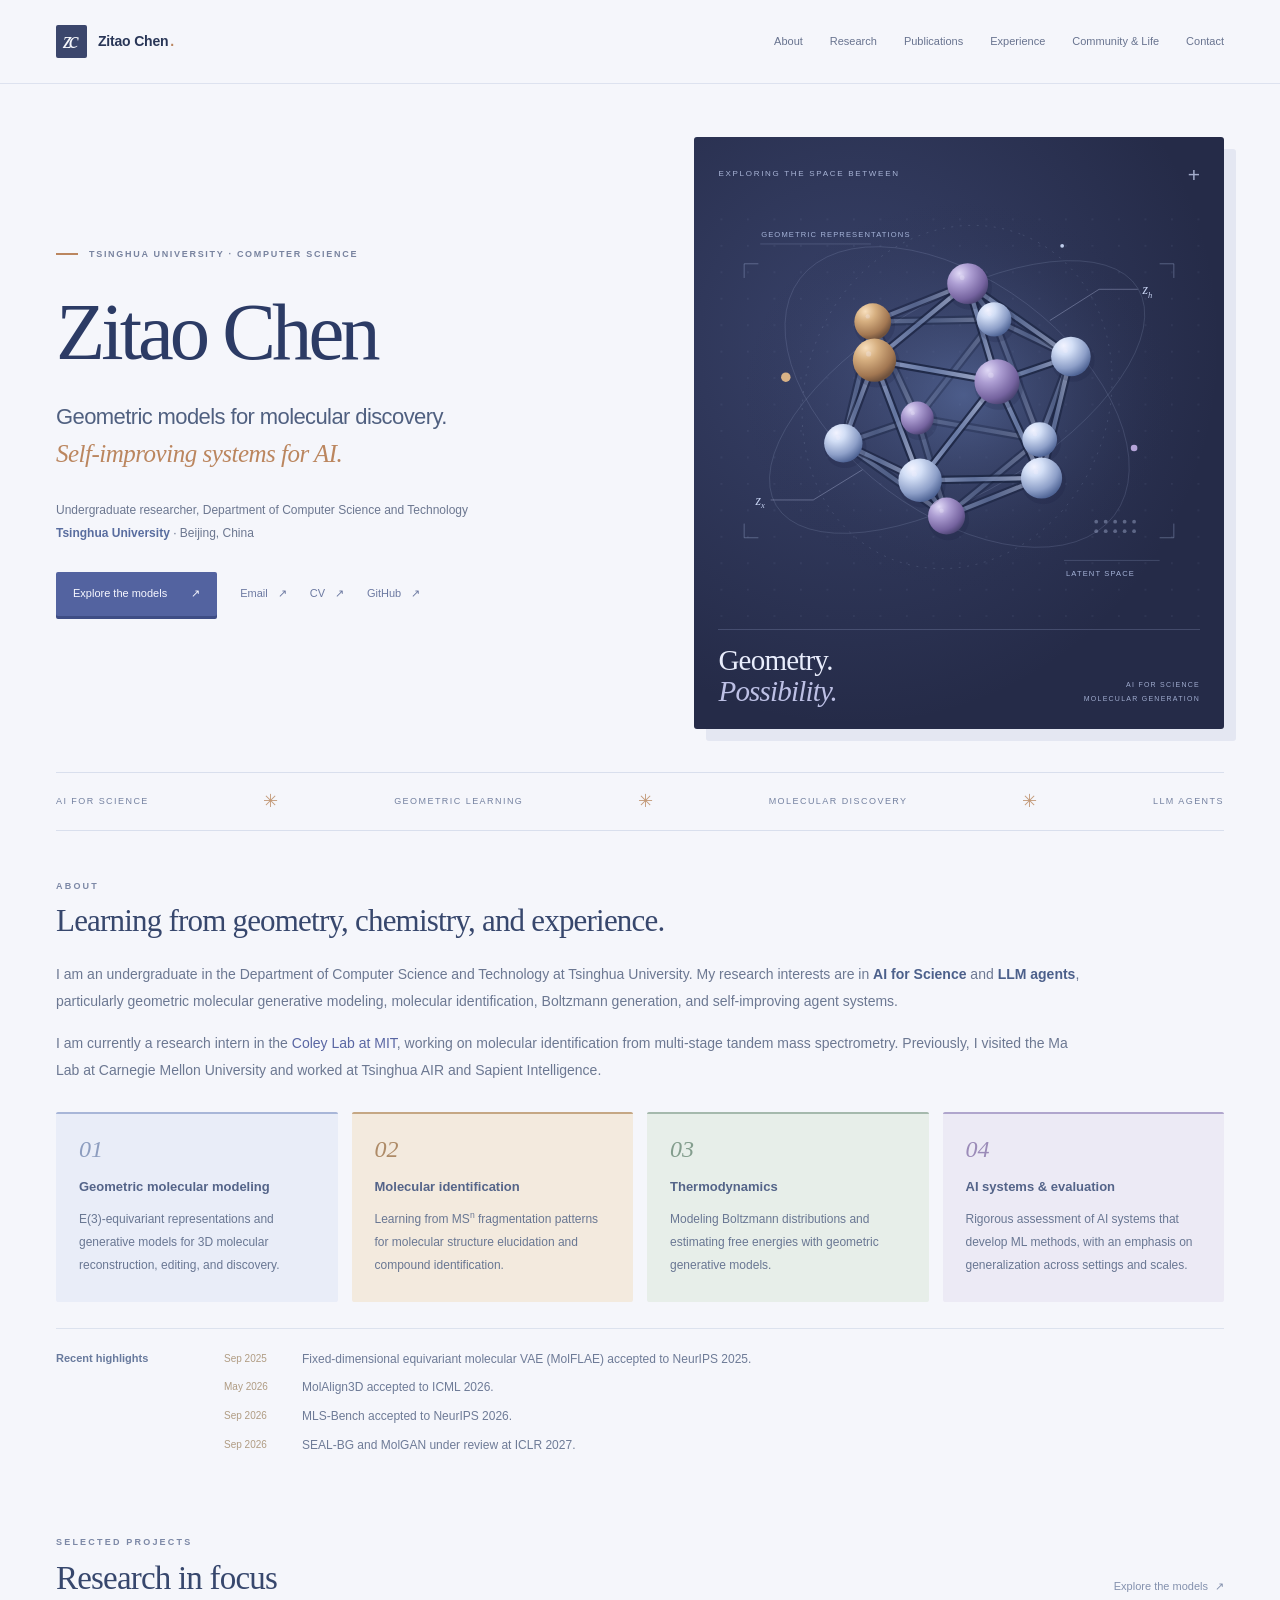
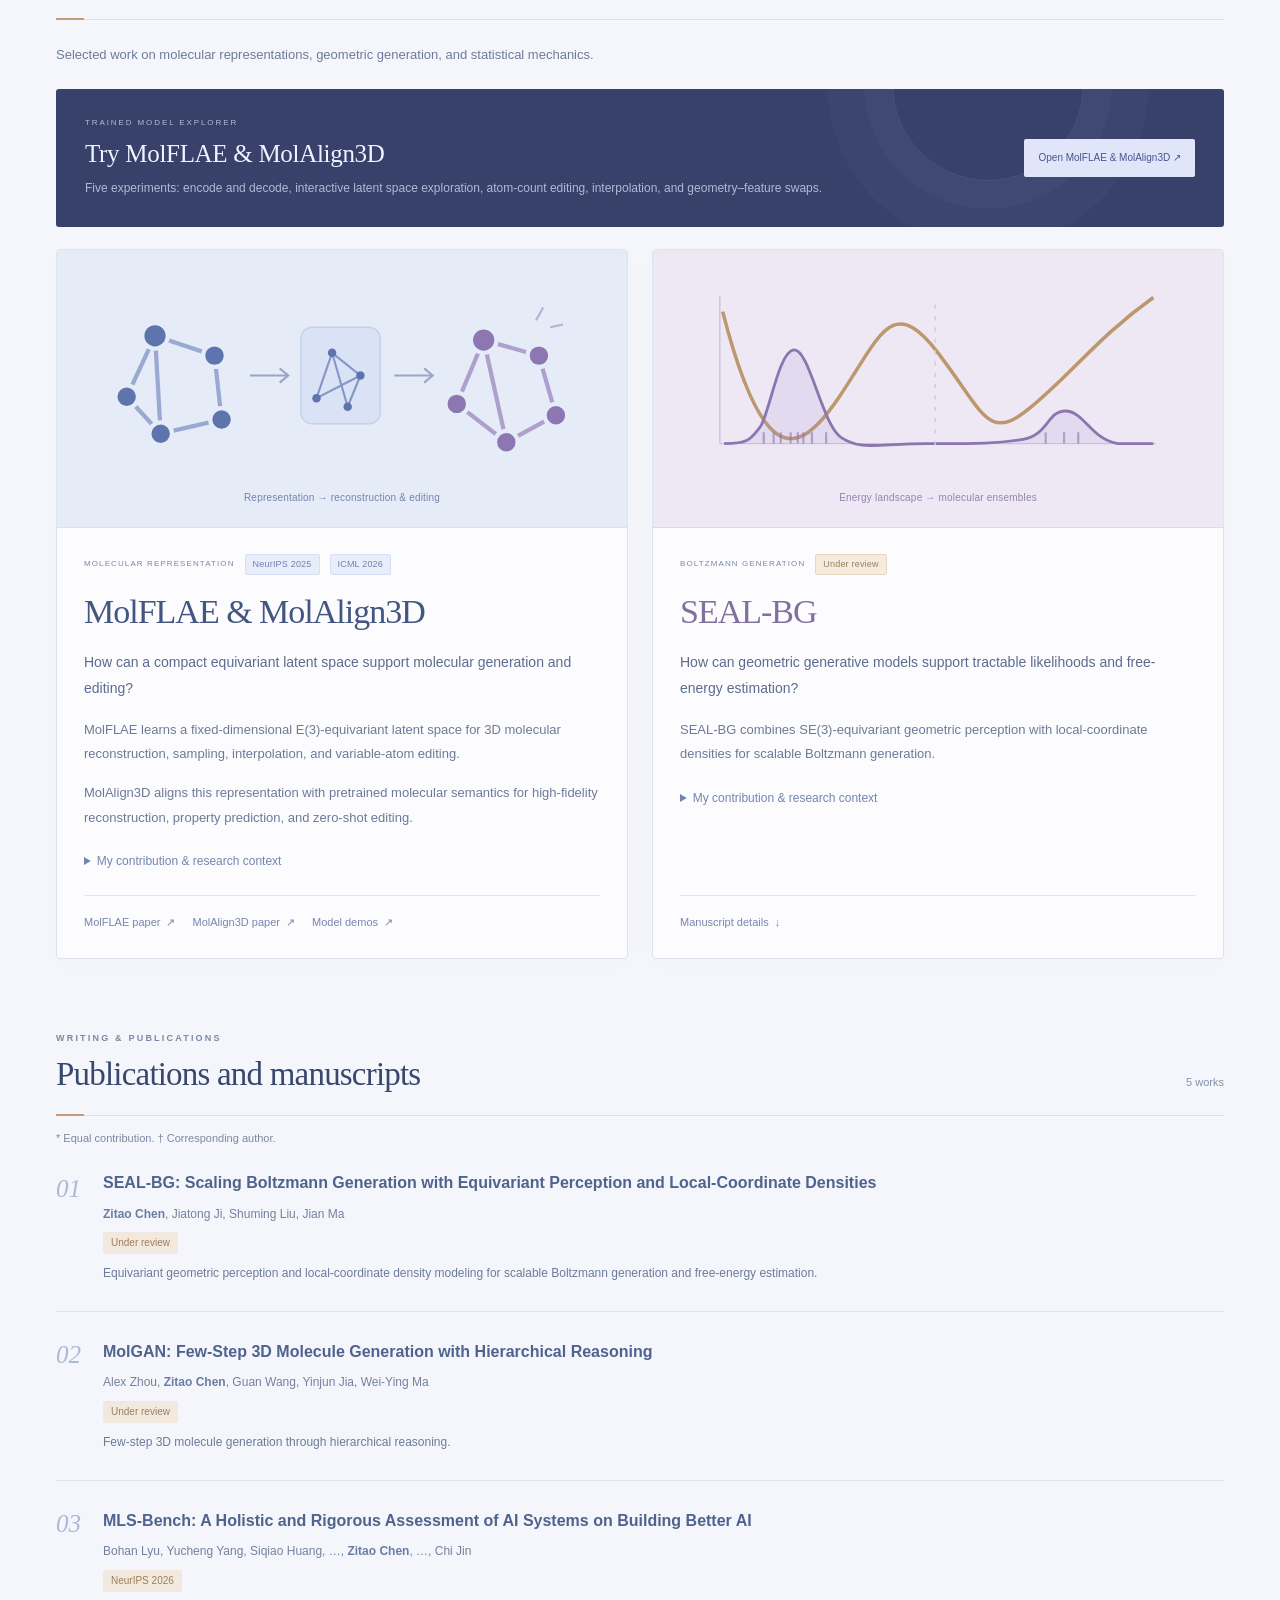
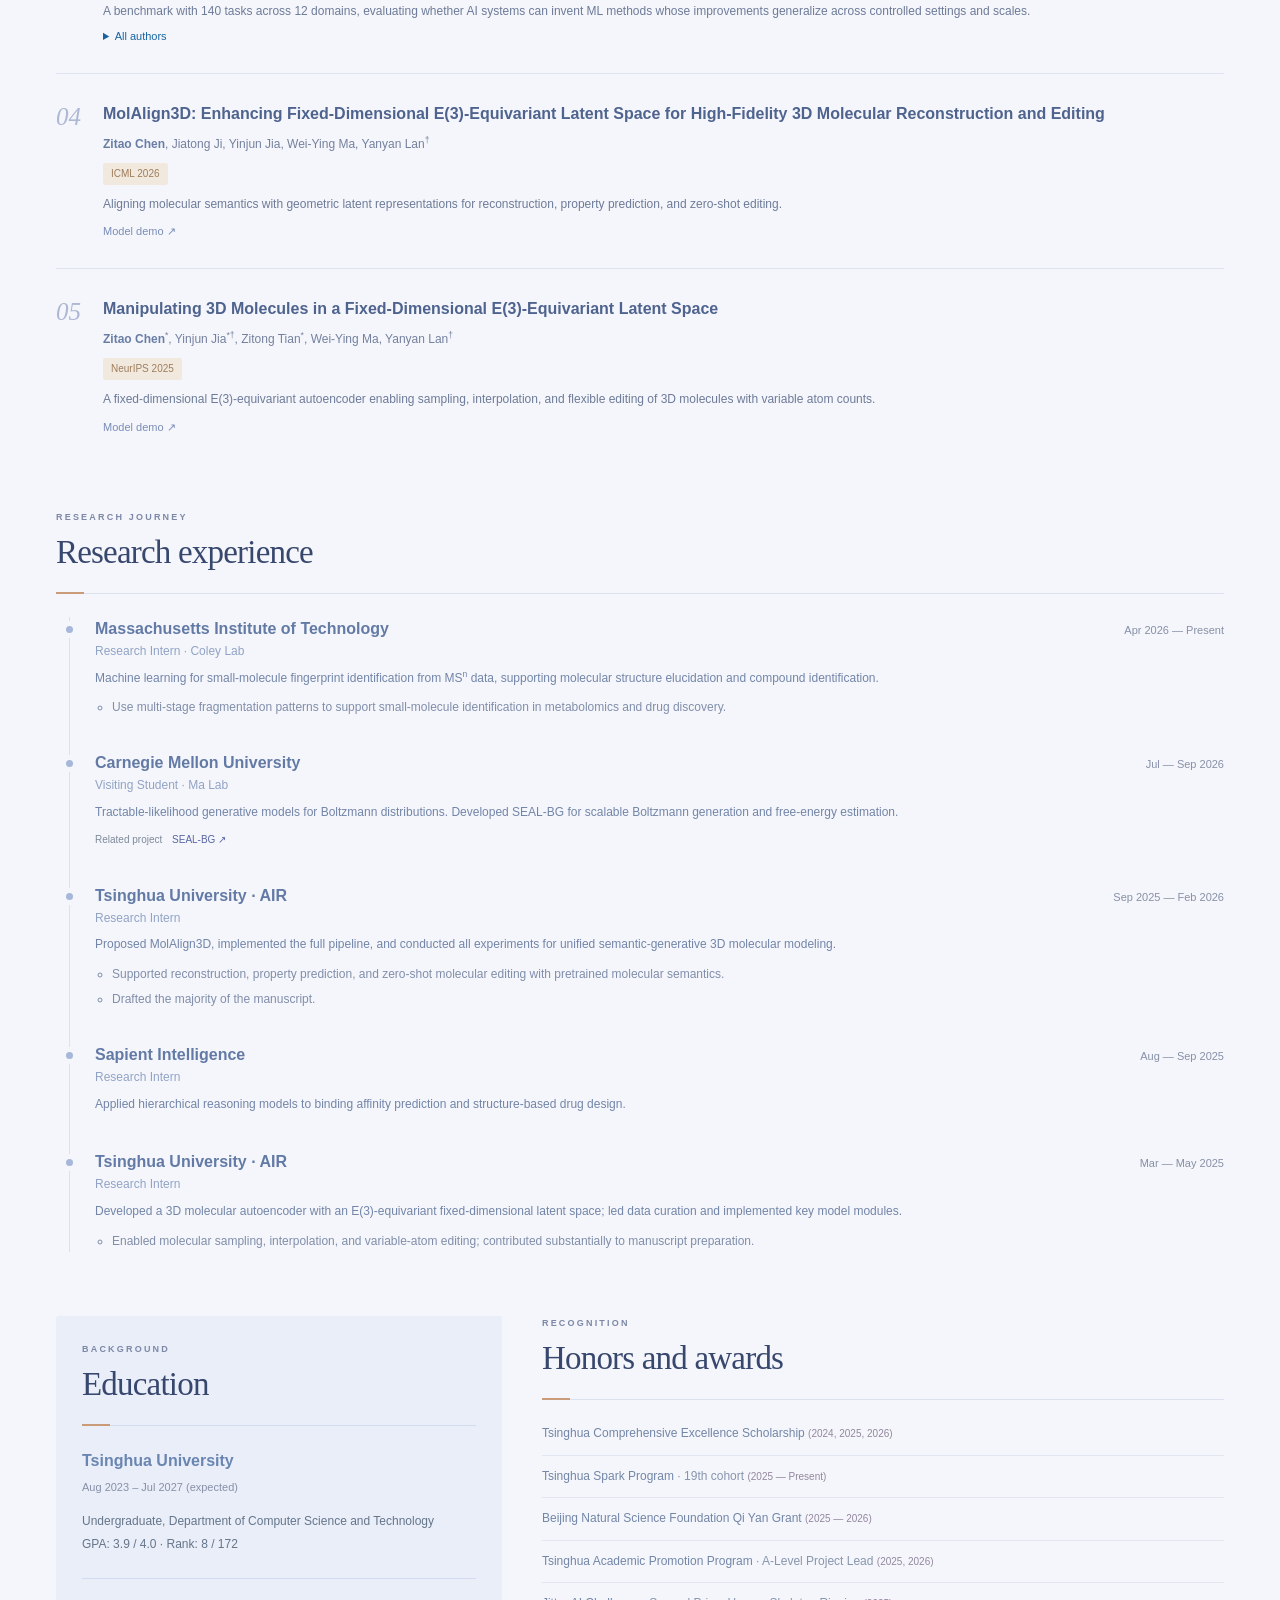
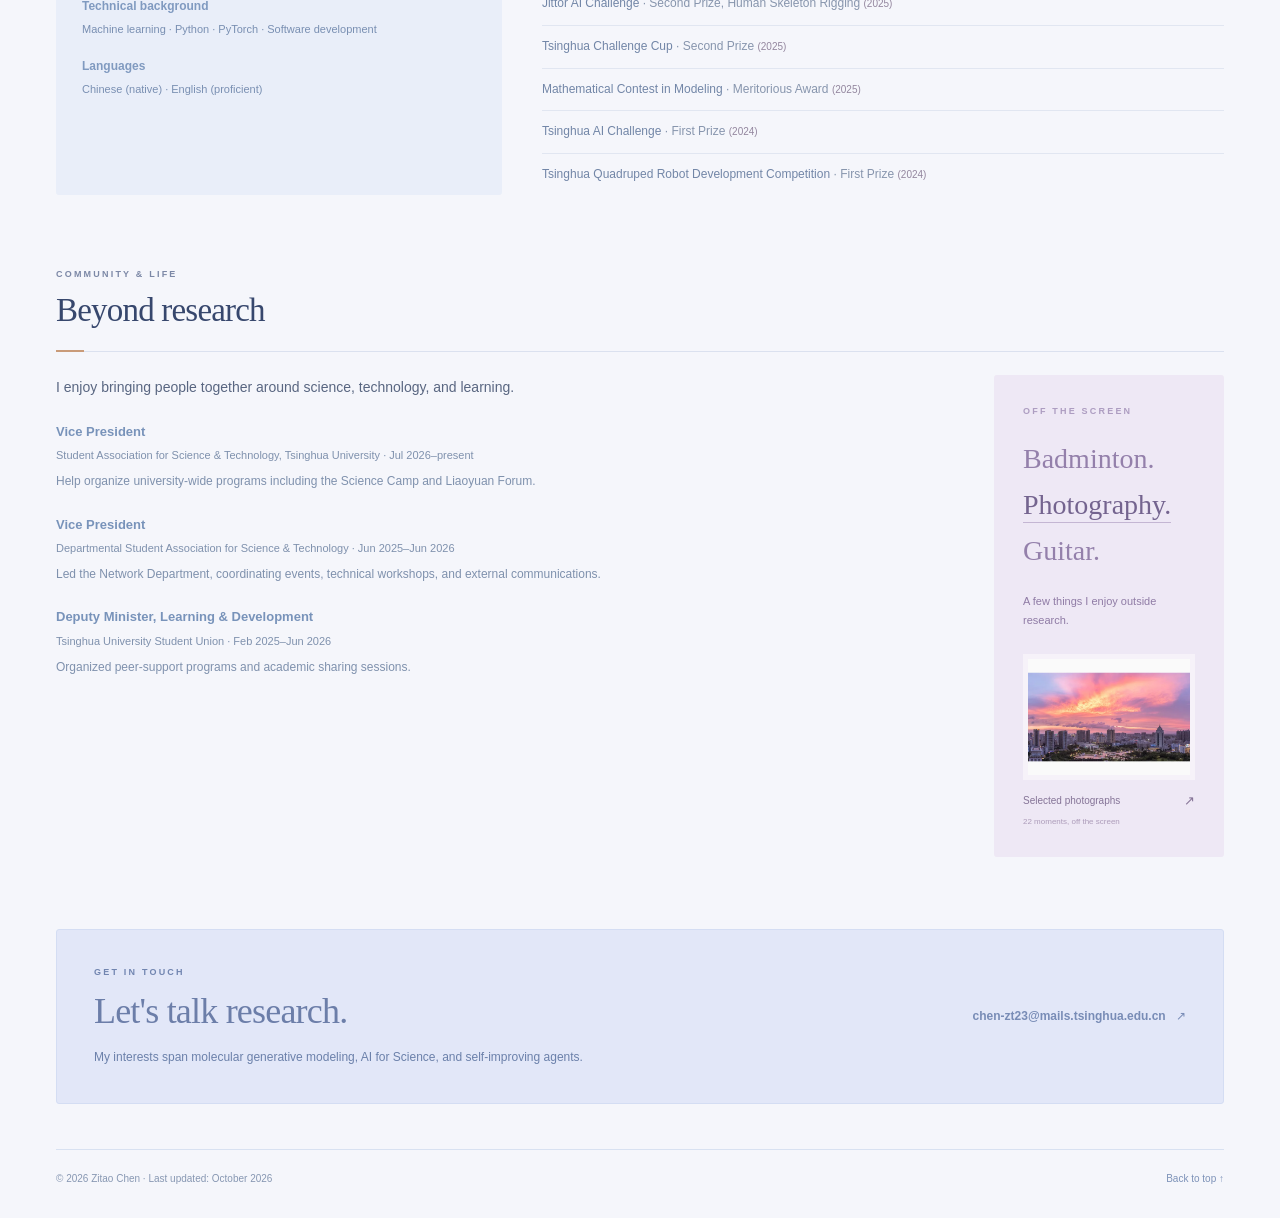
<file: index.html>
<!doctype html>
<html lang="en">
<head>
  <meta charset="utf-8">
  <meta name="viewport" content="width=device-width, initial-scale=1">
  <meta name="color-scheme" content="light">
  <meta name="theme-color" content="#f5f6fb">
  <meta name="description" content="Zitao Chen, a computer science undergraduate at Tsinghua University. Research in AI for Science, molecular generative modeling, and LLM agents.">
  <meta property="og:type" content="website">
  <meta property="og:title" content="Zitao Chen">
  <meta property="og:description" content="Tsinghua University · AI for Science and LLM agents">
  <meta property="og:url" content="https://muzhao2333.github.io/">
  <title>Zitao Chen · AI for Science &amp; LLM Agents</title>
  <link rel="canonical" href="https://muzhao2333.github.io/">
  <link rel="icon" type="image/svg+xml" href="assets/favicon.svg">
  <link rel="stylesheet" href="styles.css">
  <link rel="stylesheet" href="layout.css">
  <link rel="stylesheet" href="visual.css?v=20261017-highlights">
</head>
<body>
  <a class="skip-link" href="#main">Skip to content</a>
  <div class="site-bar">
    <a href="#top" class="site-name"><span class="brand-mark" aria-hidden="true">zc</span>Zitao Chen<span class="brand-dot" aria-hidden="true">.</span></a>
    <nav aria-label="Main navigation"><a href="#about">About</a><a href="#research">Research</a><a href="#publications">Publications</a><a href="#experience">Experience</a><a href="#service">Community &amp; Life</a><a href="#contact">Contact</a></nav>
  </div>
  <main id="main">
    <header class="hero" id="top">
      <div class="hero-copy">
        <p class="eyebrow"><span class="hero-rule" aria-hidden="true"></span>TSINGHUA UNIVERSITY · COMPUTER SCIENCE</p>
        <h1>Zitao Chen</h1>
        <p class="hero-statement">Geometric models for molecular discovery.<br><span>Self-improving systems for AI.</span></p>
        <p class="hero-role">Undergraduate researcher, Department of Computer Science and Technology<br><a href="https://www.tsinghua.edu.cn/en/" target="_blank" rel="noopener noreferrer">Tsinghua University</a> · Beijing, China</p>
        <div class="contact-links"><a class="primary-link" href="models/index.html">Explore the models <span aria-hidden="true">↗</span></a><a href="mailto:chen-zt23@mails.tsinghua.edu.cn">Email <span aria-hidden="true">↗</span></a><a href="assets/Zitao_Chen_CV.pdf" target="_blank" rel="noopener">CV <span aria-hidden="true">↗</span></a><a href="https://github.com/MuZhao2333" target="_blank" rel="noopener noreferrer">GitHub <span aria-hidden="true">↗</span></a></div>
      </div>
      <aside class="hero-research" aria-label="Research illustration">
        <div class="art-heading"><span>EXPLORING THE SPACE BETWEEN</span><span class="art-cross" aria-hidden="true">+</span></div>
        <img class="hero-graphic" src="assets/geometry-study.svg" width="560" height="470" alt="An abstract geometric study: a three-dimensional molecular lattice with blue, lavender, and apricot nodes, surrounded by orbital curves. This is an illustration, not a model output.">
        <div class="art-caption"><span>Geometry.<br><em>Possibility.</em></span><span>AI FOR SCIENCE<br>MOLECULAR GENERATION</span></div>
      </aside>
    </header>
    <div class="research-ribbon" aria-label="Research fields"><span>AI FOR SCIENCE</span><i aria-hidden="true">✳</i><span>GEOMETRIC LEARNING</span><i aria-hidden="true">✳</i><span>MOLECULAR DISCOVERY</span><i aria-hidden="true">✳</i><span>LLM AGENTS</span></div>

    <section id="about" class="about-section" aria-labelledby="about-heading">
      <div class="section-heading"><div><p class="eyebrow">ABOUT</p><h2 id="about-heading">Learning from geometry, chemistry, and experience.</h2></div></div>
      <p>I am an undergraduate in the Department of Computer Science and Technology at Tsinghua University. My research interests are in <strong>AI for Science</strong> and <strong>LLM agents</strong>, particularly geometric molecular generative modeling, molecular identification, Boltzmann generation, and self-improving agent systems.</p>
      <p>I am currently a research intern in the <a href="https://coley.mit.edu/" target="_blank" rel="noopener noreferrer">Coley Lab at MIT</a>, working on molecular identification from multi-stage tandem mass spectrometry. Previously, I visited the Ma Lab at Carnegie Mellon University and worked at Tsinghua AIR and Sapient Intelligence.</p>
      <div class="research-themes">
        <article><span class="theme-number">01</span><h3>Geometric molecular modeling</h3><p>E(3)-equivariant representations and generative models for 3D molecular reconstruction, editing, and discovery.</p></article>
        <article><span class="theme-number">02</span><h3>Molecular identification</h3><p>Learning from MS<sup>n</sup> fragmentation patterns for molecular structure elucidation and compound identification.</p></article>
        <article><span class="theme-number">03</span><h3>Thermodynamics</h3><p>Modeling Boltzmann distributions and estimating free energies with geometric generative models.</p></article>
        <article><span class="theme-number">04</span><h3>AI systems &amp; evaluation</h3><p>Rigorous assessment of AI systems that develop ML methods, with an emphasis on generalization across settings and scales.</p></article>
      </div>
      <div class="highlights" aria-label="Recent research highlights">
        <p class="highlights-label">Recent highlights</p>
        <p><span><time datetime="2025-09">Sep 2025</time></span> Fixed-dimensional equivariant molecular VAE (MolFLAE) accepted to NeurIPS 2025.</p>
        <p><span><time datetime="2026-05">May 2026</time></span> MolAlign3D accepted to ICML 2026.</p>
        <p><span><time datetime="2026-09">Sep 2026</time></span> MLS-Bench accepted to NeurIPS 2026.</p>
        <p><span><time datetime="2026-09">Sep 2026</time></span> SEAL-BG and MolGAN under review at ICLR 2027.</p>
      </div>
    </section>

    <section id="research" aria-labelledby="research-heading">
      <div class="section-heading"><div><p class="eyebrow">SELECTED PROJECTS</p><h2 id="research-heading">Research in focus</h2></div><a class="section-link" href="models/index.html">Explore the models <span aria-hidden="true">↗</span></a></div>
      <p class="section-intro">Selected work on molecular representations, geometric generation, and statistical mechanics.</p>
      <div class="live-demo-banner"><div><span class="live-demo-label">TRAINED MODEL EXPLORER</span><h3>Try MolFLAE &amp; MolAlign3D</h3><p>Five experiments: encode and decode, interactive latent space exploration, atom-count editing, interpolation, and geometry–feature swaps.</p></div><a href="models/index.html">Open MolFLAE &amp; MolAlign3D <span aria-hidden="true">↗</span></a></div>
      <div class="project-grid">
        <article class="project-card" id="project-molalign">
          <div class="project-visual molecular-visual"><img src="assets/project-molecule.svg" width="360" height="160" alt="Conceptual illustration: a molecular structure maps to a compact representation and then to an edited structure."><span>Representation → reconstruction &amp; editing</span></div>
          <div class="project-content">
            <div class="project-meta"><span>MOLECULAR REPRESENTATION</span><span class="project-status" title="MolFLAE">NeurIPS 2025</span><span class="project-status" title="MolAlign3D">ICML 2026</span></div>
            <h3>MolFLAE &amp; MolAlign3D</h3>
            <p class="project-question">How can a compact equivariant latent space support molecular generation and editing?</p>
            <p>MolFLAE learns a fixed-dimensional E(3)-equivariant latent space for 3D molecular reconstruction, sampling, interpolation, and variable-atom editing.</p>
            <p>MolAlign3D aligns this representation with pretrained molecular semantics for high-fidelity reconstruction, property prediction, and zero-shot editing.</p>
            <details class="project-details"><summary>My contribution &amp; research context</summary><p>For MolFLAE, I led data curation and implemented key model modules, enabling sampling, interpolation, and variable-atom editing.</p><p>For MolAlign3D, I proposed the framework, implemented the full pipeline, conducted all experiments, and drafted the majority of the manuscript.</p></details>
            <div class="project-links"><a href="https://openreview.net/forum?id=6xL4MRFeJo" target="_blank" rel="noopener noreferrer">MolFLAE paper <span aria-hidden="true">↗</span></a><a href="https://icml.cc/virtual/2026/poster/66574" target="_blank" rel="noopener noreferrer">MolAlign3D paper <span aria-hidden="true">↗</span></a><a href="models/index.html">Model demos <span aria-hidden="true">↗</span></a></div>
          </div>
        </article>
        <article class="project-card" id="project-seal">
          <div class="project-visual boltzmann-visual"><img src="assets/project-boltzmann.svg" width="360" height="160" alt="Conceptual illustration: an asymmetric energy landscape and the probability density concentrated near its minima."><span>Energy landscape → molecular ensembles</span></div>
          <div class="project-content"><div class="project-meta"><span>BOLTZMANN GENERATION</span><span class="project-status status-review">Under review</span></div><h3>SEAL-BG</h3><p class="project-question">How can geometric generative models support tractable likelihoods and free-energy estimation?</p><p>SEAL-BG combines SE(3)-equivariant geometric perception with local-coordinate densities for scalable Boltzmann generation.</p><details class="project-details"><summary>My contribution &amp; research context</summary><p>I developed SEAL-BG during my visit to the Ma Lab at Carnegie Mellon University, as part of research on tractable-likelihood models for Boltzmann distributions and free-energy calculations.</p></details><div class="project-links"><a href="#publications">Manuscript details <span aria-hidden="true">↓</span></a></div></div>
        </article>
      </div>
    </section>

    <section id="publications" aria-labelledby="publications-heading">
      <div class="section-heading"><div><p class="eyebrow">WRITING &amp; PUBLICATIONS</p><h2 id="publications-heading">Publications and manuscripts</h2></div><span class="section-count">5 works</span></div>
      <p class="note">* Equal contribution. † Corresponding author.</p>
      <ol class="publication-list">
        <li class="publication">
          <h3>SEAL-BG: Scaling Boltzmann Generation with Equivariant Perception and Local-Coordinate Densities</h3>
          <p class="authors"><strong>Zitao Chen</strong>, Jiatong Ji, Shuming Liu, Jian Ma</p>
          <p class="venue">Under review</p>
          <p class="paper-summary">Equivariant geometric perception and local-coordinate density modeling for scalable Boltzmann generation and free-energy estimation.</p>
        </li>
        <li class="publication">
          <h3>MolGAN: Few-Step 3D Molecule Generation with Hierarchical Reasoning</h3>
          <p class="authors">Alex Zhou, <strong>Zitao Chen</strong>, Guan Wang, Yinjun Jia, Wei-Ying Ma</p>
          <p class="venue">Under review</p>
          <p class="paper-summary">Few-step 3D molecule generation through hierarchical reasoning.</p>
        </li>
        <li class="publication">
          <h3><a href="https://arxiv.org/abs/2605.08678" target="_blank" rel="noopener noreferrer">MLS-Bench: A Holistic and Rigorous Assessment of AI Systems on Building Better AI</a></h3>
          <p class="authors">Bohan Lyu, Yucheng Yang, Siqiao Huang, …, <strong>Zitao Chen</strong>, …, Chi Jin</p>
          <p class="venue">NeurIPS 2026</p>
          <p class="paper-summary">A benchmark with 140 tasks across 12 domains, evaluating whether AI systems can invent ML methods whose improvements generalize across controlled settings and scales.</p>
          <details class="author-details"><summary>All authors</summary><p>Bohan Lyu, Yucheng Yang, Siqiao Huang, Jiaru Zhang, Qixin Xu, Xinghan Li, Xinyang Han, Yicheng Zhang, Huaqing Zhang, Runhan Huang, Kaicheng Yang, <strong>Zitao Chen</strong>, Wentao Guo, Junlin Yang, Xinyue Ai, Wenhao Chai, Yadi Cao, Ziran Yang, Kun Wang, Dapeng Jiang, Huan-ang Gao, Shange Tang, Chengshuai Shi, Simon S. Du, Max Simchowitz, Jiantao Jiao, Dawn Song, Chi Jin.</p></details>
        </li>
        <li class="publication">
          <h3><a href="https://icml.cc/virtual/2026/poster/66574" target="_blank" rel="noopener noreferrer">MolAlign3D: Enhancing Fixed-Dimensional E(3)-Equivariant Latent Space for High-Fidelity 3D Molecular Reconstruction and Editing</a></h3>
          <p class="authors"><strong>Zitao Chen</strong>, Jiatong Ji, Yinjun Jia, Wei-Ying Ma, Yanyan Lan<sup>†</sup></p>
          <p class="venue">ICML 2026</p>
          <p class="paper-summary">Aligning molecular semantics with geometric latent representations for reconstruction, property prediction, and zero-shot editing.</p>
          <p class="demo-paper-link"><a href="models/index.html">Model demo ↗</a></p>
        </li>
        <li class="publication">
          <h3><a href="https://openreview.net/forum?id=6xL4MRFeJo" target="_blank" rel="noopener noreferrer">Manipulating 3D Molecules in a Fixed-Dimensional E(3)-Equivariant Latent Space</a></h3>
          <p class="authors"><strong>Zitao Chen</strong><sup>*</sup>, Yinjun Jia<sup>*†</sup>, Zitong Tian<sup>*</sup>, Wei-Ying Ma, Yanyan Lan<sup>†</sup></p>
          <p class="venue">NeurIPS 2025</p>
          <p class="paper-summary">A fixed-dimensional E(3)-equivariant autoencoder enabling sampling, interpolation, and flexible editing of 3D molecules with variable atom counts.</p>
          <p class="demo-paper-link"><a href="models/index.html">Model demo ↗</a></p>
        </li>
      </ol>
    </section>

    <section id="experience" aria-labelledby="experience-heading">
      <div class="section-heading"><div><p class="eyebrow">RESEARCH JOURNEY</p><h2 id="experience-heading">Research experience</h2></div></div>
      <ul class="experience-list">
        <li class="experience-item">
          <div class="experience-heading"><h3>Massachusetts Institute of Technology</h3><span class="date">Apr 2026 — Present</span></div>
          <p>Research Intern · Coley Lab</p>
          <p class="experience-description">Machine learning for small-molecule fingerprint identification from MS<sup>n</sup> data, supporting molecular structure elucidation and compound identification.</p>
          <ul class="experience-points"><li>Use multi-stage fragmentation patterns to support small-molecule identification in metabolomics and drug discovery.</li></ul>
        </li>
        <li class="experience-item">
          <div class="experience-heading"><h3>Carnegie Mellon University</h3><span class="date">Jul — Sep 2026</span></div>
          <p>Visiting Student · Ma Lab</p>
          <p class="experience-description">Tractable-likelihood generative models for Boltzmann distributions. Developed SEAL-BG for scalable Boltzmann generation and free-energy estimation.</p>
          <p class="experience-project">Related project <a href="#project-seal">SEAL-BG <span aria-hidden="true">↗</span></a></p>
        </li>
        <li class="experience-item">
          <div class="experience-heading"><h3>Tsinghua University · AIR</h3><span class="date">Sep 2025 — Feb 2026</span></div>
          <p>Research Intern</p>
          <p class="experience-description">Proposed MolAlign3D, implemented the full pipeline, and conducted all experiments for unified semantic-generative 3D molecular modeling.</p>
          <ul class="experience-points"><li>Supported reconstruction, property prediction, and zero-shot molecular editing with pretrained molecular semantics.</li><li>Drafted the majority of the manuscript.</li></ul>
        </li>
        <li class="experience-item">
          <div class="experience-heading"><h3>Sapient Intelligence</h3><span class="date">Aug — Sep 2025</span></div>
          <p>Research Intern</p>
          <p class="experience-description">Applied hierarchical reasoning models to binding affinity prediction and structure-based drug design.</p>
        </li>
        <li class="experience-item">
          <div class="experience-heading"><h3>Tsinghua University · AIR</h3><span class="date">Mar — May 2025</span></div>
          <p>Research Intern</p>
          <p class="experience-description">Developed a 3D molecular autoencoder with an E(3)-equivariant fixed-dimensional latent space; led data curation and implemented key model modules.</p>
          <ul class="experience-points"><li>Enabled molecular sampling, interpolation, and variable-atom editing; contributed substantially to manuscript preparation.</li></ul>
        </li>
      </ul>
    </section>

    <div class="education-honors">
    <section id="education" aria-labelledby="education-heading">
      <div class="section-heading"><div><p class="eyebrow">BACKGROUND</p><h2 id="education-heading">Education</h2></div></div>
      <div class="experience-heading"><h3>Tsinghua University</h3><span class="date">Aug 2023 – Jul 2027 (expected)</span></div>
      <p>Undergraduate, Department of Computer Science and Technology<br>GPA: 3.9 / 4.0 · Rank: 8 / 172</p>
      <div class="education-note"><h3>Technical background</h3><p>Machine learning · Python · PyTorch · Software development</p><h3>Languages</h3><p>Chinese (native) · English (proficient)</p></div>
    </section>

    <section id="honors" aria-labelledby="honors-heading">
      <div class="section-heading"><div><p class="eyebrow">RECOGNITION</p><h2 id="honors-heading">Honors and awards</h2></div></div>
      <ul class="honors-list">
        <li>Tsinghua Comprehensive Excellence Scholarship <span class="date">(2024, 2025, 2026)</span></li>
        <li>Tsinghua Spark Program <span class="muted">· 19th cohort</span> <span class="date">(2025 — Present)</span></li>
        <li>Beijing Natural Science Foundation Qi Yan Grant <span class="date">(2025 — 2026)</span></li>
        <li>Tsinghua Academic Promotion Program <span class="muted">· A-Level Project Lead</span> <span class="date">(2025, 2026)</span></li>
        <li>Jittor AI Challenge <span class="muted">· Second Prize, Human Skeleton Rigging</span> <span class="date">(2025)</span></li>
        <li>Tsinghua Challenge Cup <span class="muted">· Second Prize</span> <span class="date">(2025)</span></li>
        <li>Mathematical Contest in Modeling <span class="muted">· Meritorious Award</span> <span class="date">(2025)</span></li>
        <li>Tsinghua AI Challenge <span class="muted">· First Prize</span> <span class="date">(2024)</span></li>
        <li>Tsinghua Quadruped Robot Development Competition <span class="muted">· First Prize</span> <span class="date">(2024)</span></li>
      </ul>
    </section>
    </div>

    <section id="service" aria-labelledby="service-heading">
      <div class="section-heading"><div><p class="eyebrow">COMMUNITY &amp; LIFE</p><h2 id="service-heading">Beyond research</h2></div></div>
      <div class="service-grid"><div><p>I enjoy bringing people together around science, technology, and learning.</p><ul class="service-list"><li><strong>Vice President</strong><span>Student Association for Science &amp; Technology, Tsinghua University · Jul 2026–present</span><p>Help organize university-wide programs including the Science Camp and Liaoyuan Forum.</p></li><li><strong>Vice President</strong><span>Departmental Student Association for Science &amp; Technology · Jun 2025–Jun 2026</span><p>Led the Network Department, coordinating events, technical workshops, and external communications.</p></li><li><strong>Deputy Minister, Learning &amp; Development</strong><span>Tsinghua University Student Union · Feb 2025–Jun 2026</span><p>Organized peer-support programs and academic sharing sessions.</p></li></ul></div><aside class="personal-note"><p class="eyebrow">OFF THE SCREEN</p><h3><span>Badminton.</span> <span><a class="photography-link" href="photography/">Photography.</a></span> <span>Guitar.</span></h3><p>A few things I enjoy outside research.</p><a class="photography-entry" href="photography/" aria-label="View my photography portfolio, 22 photographs"><img src="photography/images/cover.webp" width="600" height="429" alt="A city beneath a pink and violet evening sky." loading="lazy" decoding="async"><span>Selected photographs <b aria-hidden="true">↗</b></span><small>22 moments, off the screen</small></a></aside></div>
    </section>
    <section id="contact" class="contact-section" aria-labelledby="contact-heading"><div><p class="eyebrow">GET IN TOUCH</p><h2 id="contact-heading">Let's talk research.</h2><p>My interests span molecular generative modeling, AI for Science, and self-improving agents.</p></div><a class="contact-email" href="mailto:chen-zt23@mails.tsinghua.edu.cn">chen-zt23@mails.tsinghua.edu.cn <span aria-hidden="true">↗</span></a></section>
    <footer><span>© 2026 Zitao Chen · Last updated: October 2026</span><a href="#top">Back to top ↑</a></footer>
  </main>
</body>
</html>
</file>
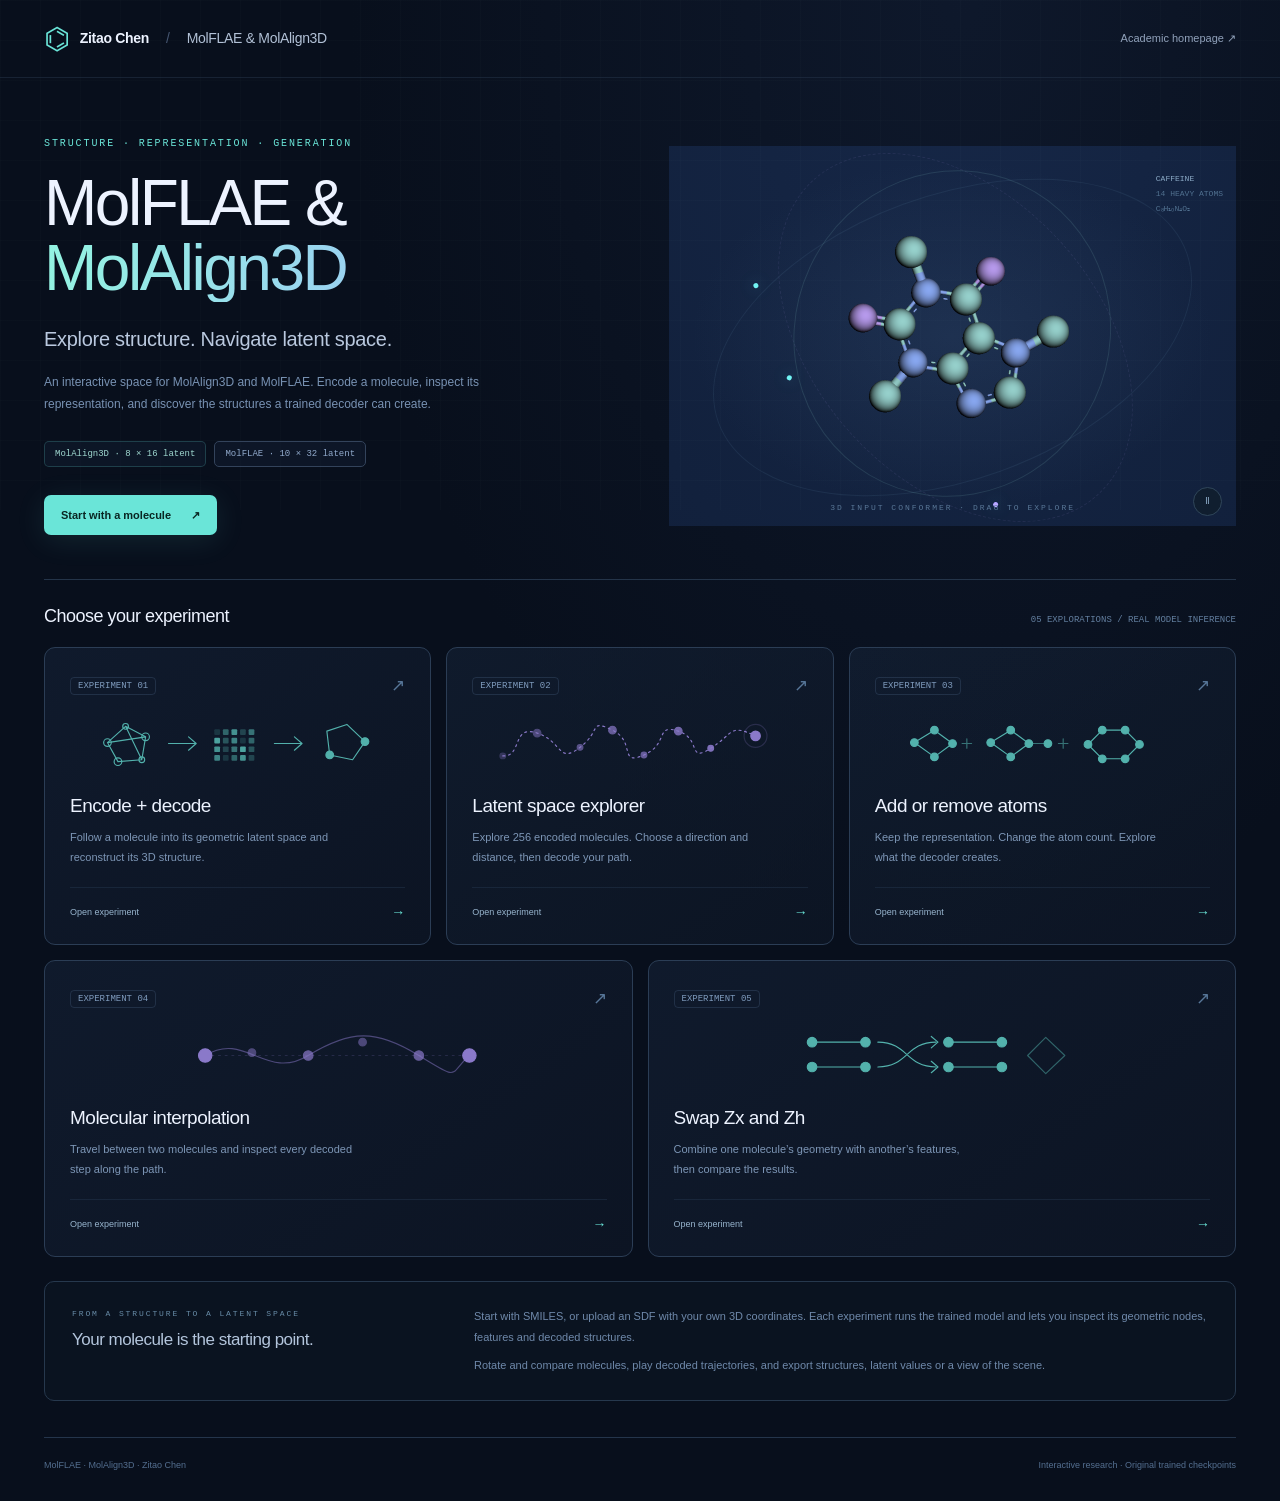
<file: models/index.html>
<!doctype html>
<html lang="en"><head><meta charset="utf-8"><meta name="viewport" content="width=device-width,initial-scale=1"><title>MolFLAE &amp; MolAlign3D · Zitao Chen</title><meta name="description" content="An interactive molecular laboratory. Explore real MolAlign3D and MolFLAE models through 3D reconstruction, latent-space exploration, atom editing, interpolation and feature swaps."><meta name="theme-color" content="#080f1c"><link rel="stylesheet" href="style.css?v=20261017-atlas"><script src="vendor/3Dmol-min.js" defer></script><script src="directory.js?v=20261017-atlas" defer></script></head>
<body class="directory-page"><header class="topbar"><a href="/" class="brand"><span class="brand-symbol" aria-hidden="true">⌬</span>Zitao Chen<span class="brand-divider">/</span><span class="brand-lab">MolFLAE &amp; MolAlign3D</span></a><a href="/" class="back-home">Academic homepage ↗</a></header><main>
<section class="lab-hero" aria-labelledby="lab-title"><div class="hero-copy"><p class="eyebrow">STRUCTURE · REPRESENTATION · GENERATION</p><h1 id="lab-title" class="model-title">MolFLAE &amp; <span>MolAlign3D</span></h1><p class="hero-lead">Explore structure. Navigate latent space.</p><p class="lab-description">An interactive space for MolAlign3D and MolFLAE. Encode a molecule, inspect its representation, and discover the structures a trained decoder can create.</p><div class="model-badges"><span>MolAlign3D · 8 × 16 latent</span><span>MolFLAE · 10 × 32 latent</span></div><a class="hero-cta" href="encode-decode/">Start with a molecule <span aria-hidden="true">↗</span></a></div><div class="hero-scene"><div class="hero-orbit" aria-hidden="true"></div><div class="hero-orbit" aria-hidden="true"></div><div class="hero-orbit" aria-hidden="true"></div><div id="lab-preview" role="img" aria-label="Interactive 3D caffeine input conformer. Drag to rotate, scroll to zoom."></div><div class="hero-coordinate"><b>CAFFEINE</b><br>14 HEAVY ATOMS<br>C₈H₁₀N₄O₂</div><div class="hero-scene-label">3D INPUT CONFORMER · DRAG TO EXPLORE</div><button type="button" id="preview-rotate" class="preview-rotate" aria-label="Pause molecule rotation" aria-pressed="true">Ⅱ</button></div></section>
<div class="directory-heading"><h2>Choose your experiment</h2><span>05 EXPLORATIONS / REAL MODEL INFERENCE</span></div><div class="experiment-cards"><a class="experiment-card" href="encode-decode/"><div class="card-top"><span class="card-number">EXPERIMENT 01</span><span class="card-glyph" aria-hidden="true">↗</span></div><div class="card-art" aria-hidden="true"><svg viewBox="0 0 315 65" fill="none" stroke="currentColor" stroke-width="1.2" stroke-linecap="round" stroke-linejoin="round"><path d="M21 31L40 14 61 25 57 49 32 51Z M40 14L57 49 M21 31L61 25"/><g class="art-points"><circle cx="21" cy="31" r="4"/><circle cx="40" cy="14" r="3"/><circle cx="61" cy="25" r="4"/><circle cx="57" cy="49" r="3"/><circle cx="32" cy="51" r="4"/></g><path d="M85 32H113 M106 25L114 32 106 39"/><g fill="currentColor" stroke="none"><rect x="133" y="17" width="6" height="6" rx="1" opacity="0.2"/><rect x="142" y="17" width="6" height="6" rx="1" opacity="0.5"/><rect x="151" y="17" width="6" height="6" rx="1" opacity="0.8"/><rect x="160" y="17" width="6" height="6" rx="1" opacity="0.30000000000000004"/><rect x="169" y="17" width="6" height="6" rx="1" opacity="0.6000000000000001"/><rect x="133" y="26" width="6" height="6" rx="1" opacity="0.8999999999999999"/><rect x="142" y="26" width="6" height="6" rx="1" opacity="0.4"/><rect x="151" y="26" width="6" height="6" rx="1" opacity="0.7"/><rect x="160" y="26" width="6" height="6" rx="1" opacity="0.2"/><rect x="169" y="26" width="6" height="6" rx="1" opacity="0.5"/><rect x="133" y="35" width="6" height="6" rx="1" opacity="0.8"/><rect x="142" y="35" width="6" height="6" rx="1" opacity="0.30000000000000004"/><rect x="151" y="35" width="6" height="6" rx="1" opacity="0.6000000000000001"/><rect x="160" y="35" width="6" height="6" rx="1" opacity="0.8999999999999999"/><rect x="169" y="35" width="6" height="6" rx="1" opacity="0.4"/><rect x="133" y="44" width="6" height="6" rx="1" opacity="0.7"/><rect x="142" y="44" width="6" height="6" rx="1" opacity="0.2"/><rect x="151" y="44" width="6" height="6" rx="1" opacity="0.5"/><rect x="160" y="44" width="6" height="6" rx="1" opacity="0.8"/><rect x="169" y="44" width="6" height="6" rx="1" opacity="0.30000000000000004"/></g><path d="M196 32H224 M217 25L225 32 217 39 M251 19L272 12 291 30 278 49 254 44Z"/><circle cx="291" cy="30" r="4" fill="currentColor"/><circle cx="254" cy="44" r="4" fill="currentColor"/></svg></div><h2>Encode + decode</h2><p>Follow a molecule into its geometric latent space and reconstruct its 3D structure.</p><div class="card-link"><span>Open experiment</span><span aria-hidden="true">→</span></div></a><a class="experiment-card" href="latent-space/"><div class="card-top"><span class="card-number">EXPERIMENT 02</span><span class="card-glyph" aria-hidden="true">↗</span></div><div class="card-art" aria-hidden="true"><svg viewBox="0 0 315 65" fill="none" stroke="currentColor" stroke-width="1.2" stroke-linecap="round" stroke-linejoin="round"><path d="M14 45C35 46 23 12 50 21S72 54 95 36 104 6 129 18 135 56 162 44 173 11 198 19 207 53 232 37 251 11 279 24" stroke-dasharray="2 4"/><circle cx="14" cy="45" r="3" fill="currentColor" opacity="0.3"/><circle cx="50" cy="21" r="4" fill="currentColor" opacity="0.5"/><circle cx="95" cy="36" r="3" fill="currentColor" opacity="0.6"/><circle cx="129" cy="18" r="4" fill="currentColor" opacity="0.7"/><circle cx="162" cy="44" r="3" fill="currentColor" opacity="0.7"/><circle cx="198" cy="19" r="4" fill="currentColor" opacity="0.8"/><circle cx="232" cy="37" r="3" fill="currentColor" opacity="0.9"/><circle cx="279" cy="24" r="5" fill="currentColor" opacity="1"/><circle cx="279" cy="24" r="12" opacity=".22"/></svg></div><h2>Latent space explorer</h2><p>Explore 256 encoded molecules. Choose a direction and distance, then decode your path.</p><div class="card-link"><span>Open experiment</span><span aria-hidden="true">→</span></div></a><a class="experiment-card" href="atom-edit/"><div class="card-top"><span class="card-number">EXPERIMENT 03</span><span class="card-glyph" aria-hidden="true">↗</span></div><div class="card-art" aria-hidden="true"><svg viewBox="0 0 315 65" fill="none" stroke="currentColor" stroke-width="1.2" stroke-linecap="round" stroke-linejoin="round"><path d="M23 31L44 18 63 32 44 46Z M103 31L124 18 143 32 124 46Z M220 18L244 18 259 33 244 48 220 48 205 33Z"/><circle cx="23" cy="31" r="4" fill="currentColor"/><circle cx="44" cy="18" r="4" fill="currentColor"/><circle cx="63" cy="32" r="4" fill="currentColor"/><circle cx="44" cy="46" r="4" fill="currentColor"/><circle cx="103" cy="31" r="4" fill="currentColor"/><circle cx="124" cy="18" r="4" fill="currentColor"/><circle cx="143" cy="32" r="4" fill="currentColor"/><circle cx="124" cy="46" r="4" fill="currentColor"/><circle cx="163" cy="32" r="4" fill="currentColor"/><circle cx="220" cy="18" r="4" fill="currentColor"/><circle cx="244" cy="18" r="4" fill="currentColor"/><circle cx="259" cy="33" r="4" fill="currentColor"/><circle cx="244" cy="48" r="4" fill="currentColor"/><circle cx="220" cy="48" r="4" fill="currentColor"/><circle cx="205" cy="33" r="4" fill="currentColor"/><path d="M143 32H163 M78 27V37 M73 32H83 M179 27V37 M174 32H184" opacity=".6"/></svg></div><h2>Add or remove atoms</h2><p>Keep the representation. Change the atom count. Explore what the decoder creates.</p><div class="card-link"><span>Open experiment</span><span aria-hidden="true">→</span></div></a><a class="experiment-card" href="interpolation/"><div class="card-top"><span class="card-number">EXPERIMENT 04</span><span class="card-glyph" aria-hidden="true">↗</span></div><div class="card-art" aria-hidden="true"><svg viewBox="0 0 315 65" fill="none" stroke="currentColor" stroke-width="1.2" stroke-linecap="round" stroke-linejoin="round"><path d="M18 32C60 6 82 59 126 32S197 4 242 32 273 51 295 32" opacity=".5"/><circle cx="18" cy="32" r="7" fill="currentColor" opacity="1"/><circle cx="67" cy="29" r="4" fill="currentColor" opacity="0.5"/><circle cx="126" cy="32" r="5" fill="currentColor" opacity="0.7"/><circle cx="183" cy="18" r="4" fill="currentColor" opacity="0.5"/><circle cx="242" cy="32" r="5" fill="currentColor" opacity="0.7"/><circle cx="295" cy="32" r="7" fill="currentColor" opacity="1"/><path d="M18 32H295" opacity=".2" stroke-dasharray="2 5"/></svg></div><h2>Molecular interpolation</h2><p>Travel between two molecules and inspect every decoded step along the path.</p><div class="card-link"><span>Open experiment</span><span aria-hidden="true">→</span></div></a><a class="experiment-card" href="swap/"><div class="card-top"><span class="card-number">EXPERIMENT 05</span><span class="card-glyph" aria-hidden="true">↗</span></div><div class="card-art" aria-hidden="true"><svg viewBox="0 0 315 65" fill="none" stroke="currentColor" stroke-width="1.2" stroke-linecap="round" stroke-linejoin="round"><path d="M21 18H77 M21 44H77 M164 18H220 M164 44H220 M90 18C122 18 119 44 151 44 M90 44C122 44 119 18 151 18"/><path d="M146 38L153 44 146 50 M146 12L153 18 146 24"/><circle cx="21" cy="18" r="5" fill="currentColor"/><circle cx="77" cy="18" r="5" fill="currentColor"/><circle cx="21" cy="44" r="5" fill="currentColor"/><circle cx="77" cy="44" r="5" fill="currentColor"/><circle cx="164" cy="18" r="5" fill="currentColor"/><circle cx="220" cy="18" r="5" fill="currentColor"/><circle cx="164" cy="44" r="5" fill="currentColor"/><circle cx="220" cy="44" r="5" fill="currentColor"/><path d="M247 32L266 13 286 32 266 51Z" opacity=".5"/></svg></div><h2>Swap Zx and Zh</h2><p>Combine one molecule’s geometry with another’s features, then compare the results.</p><div class="card-link"><span>Open experiment</span><span aria-hidden="true">→</span></div></a></div><aside class="lab-note"><div><p class="eyebrow">FROM A STRUCTURE TO A LATENT SPACE</p><h2>Your molecule is the starting point.</h2></div><div><p>Start with SMILES, or upload an SDF with your own 3D coordinates. Each experiment runs the trained model and lets you inspect its geometric nodes, features and decoded structures.</p><p>Rotate and compare molecules, play decoded trajectories, and export structures, latent values or a view of the scene.</p></div></aside><footer><span>MolFLAE · MolAlign3D · Zitao Chen</span><span>Interactive research · Original trained checkpoints</span></footer></main></body></html>
</file>
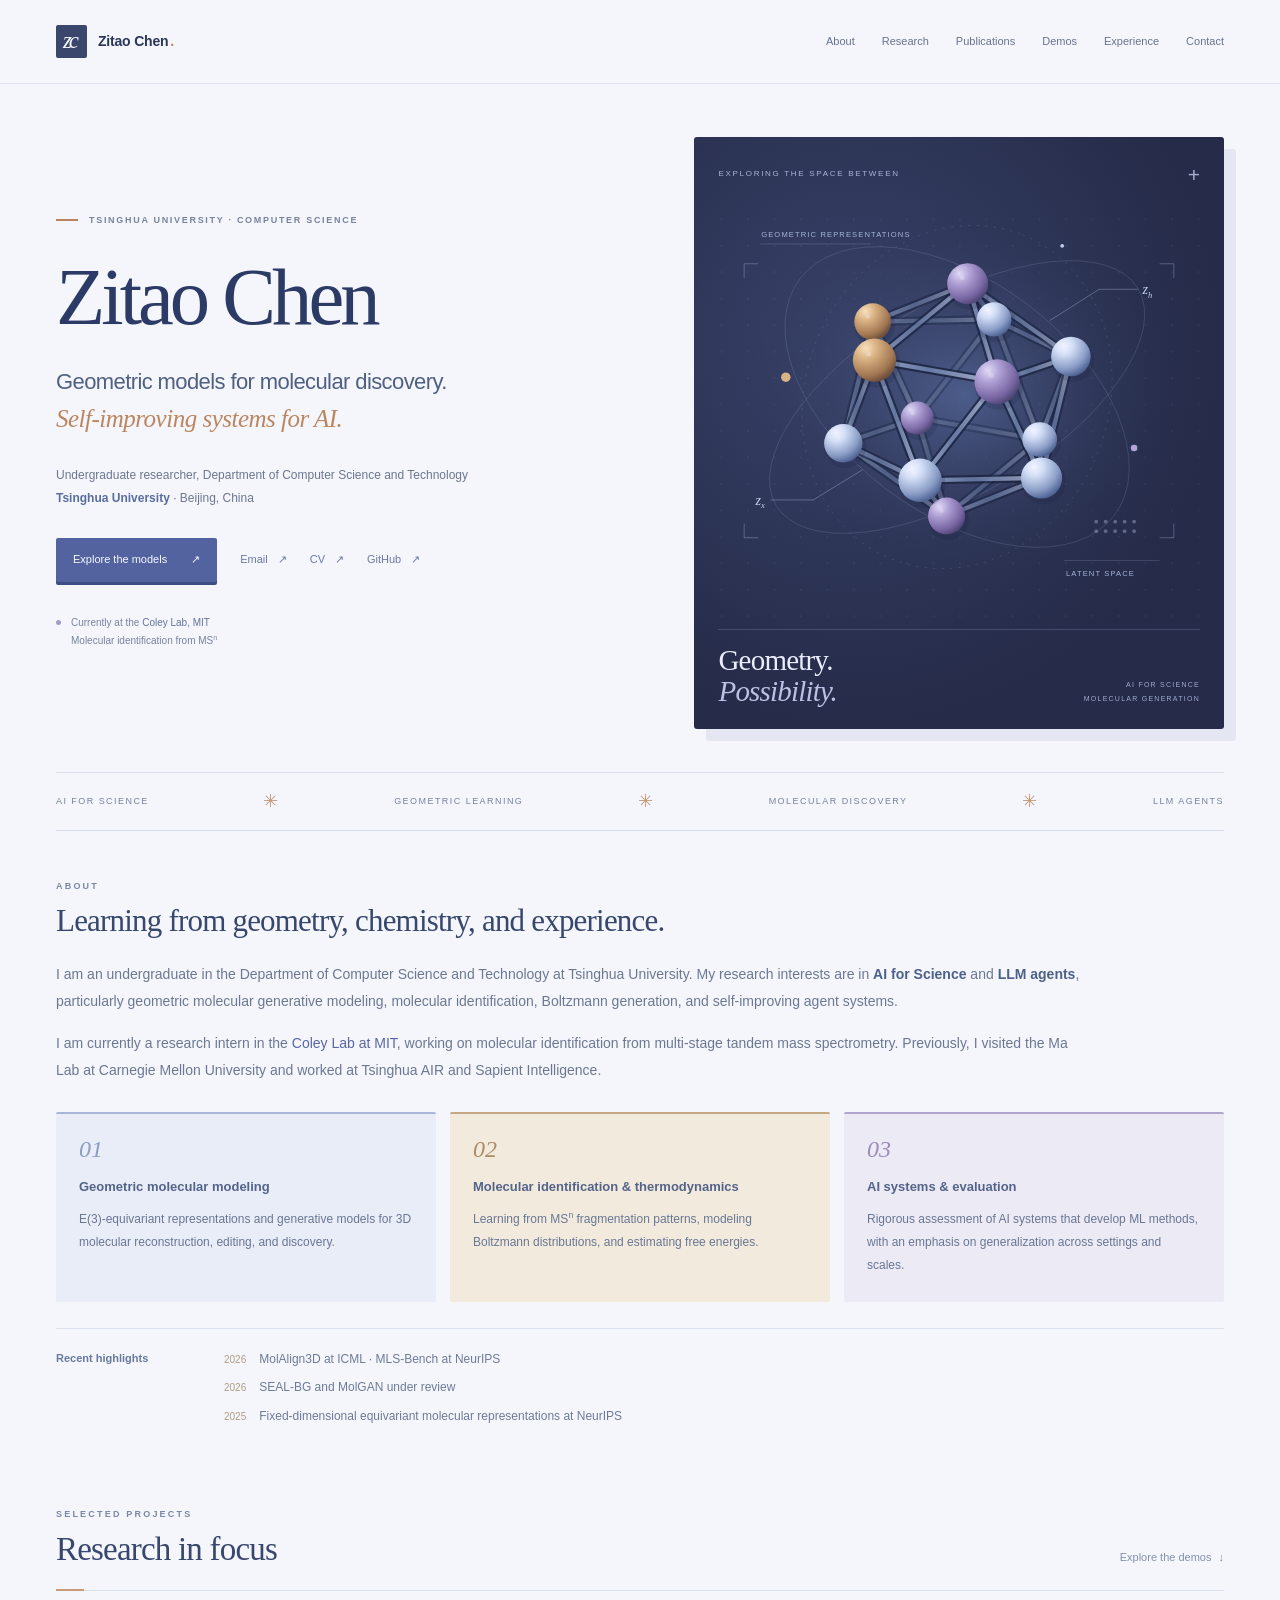
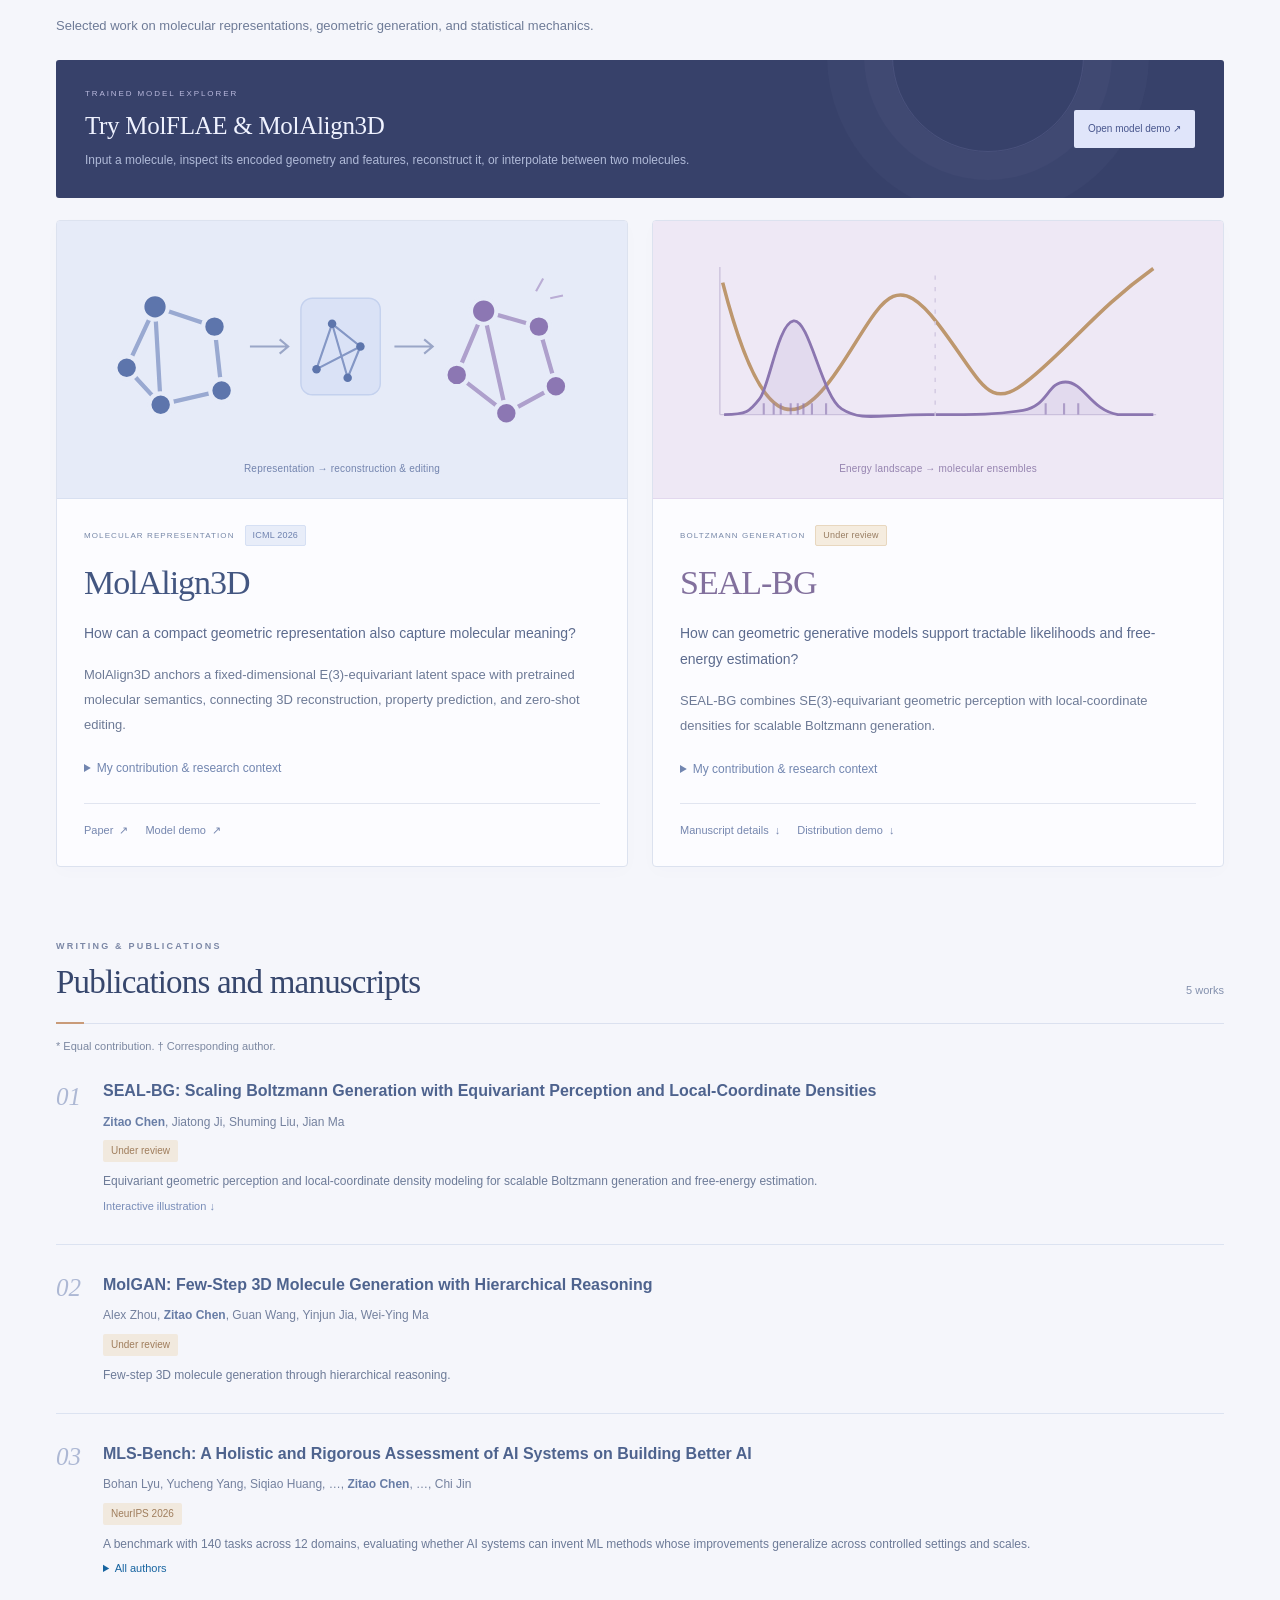
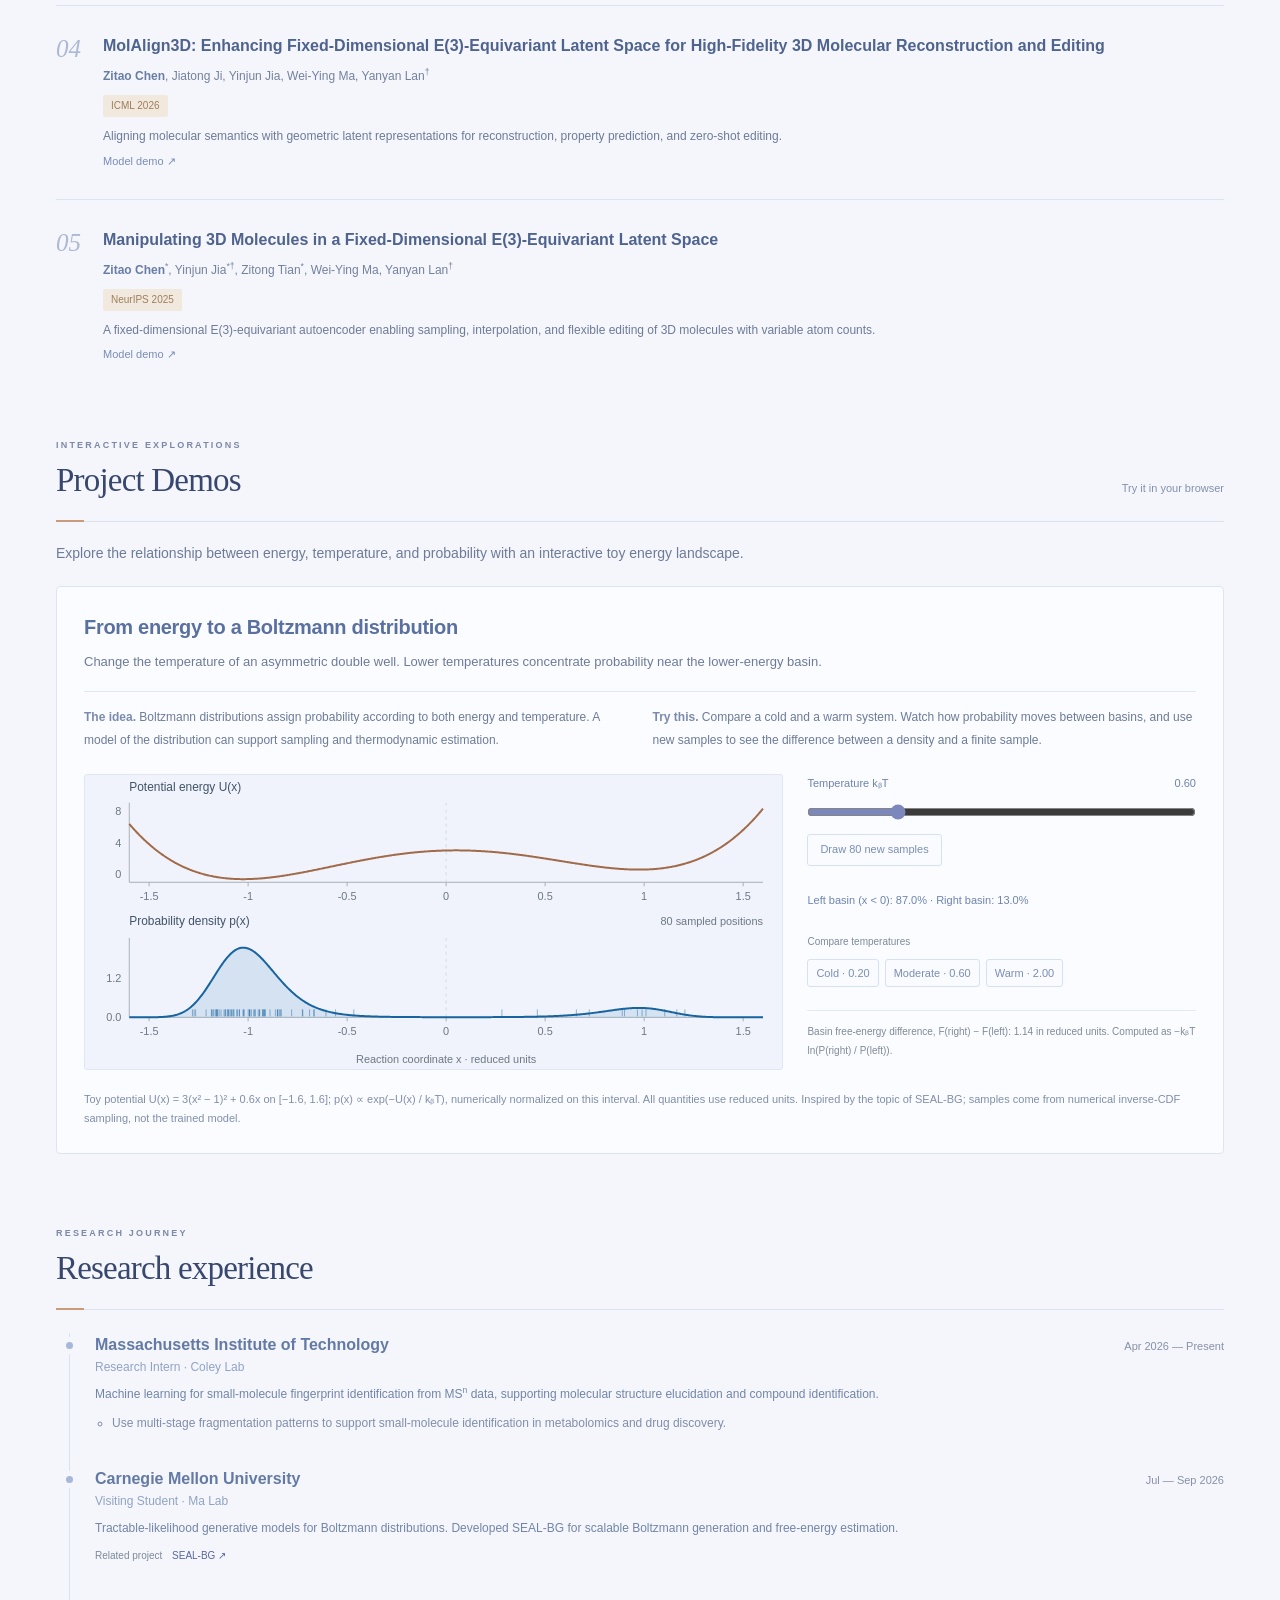
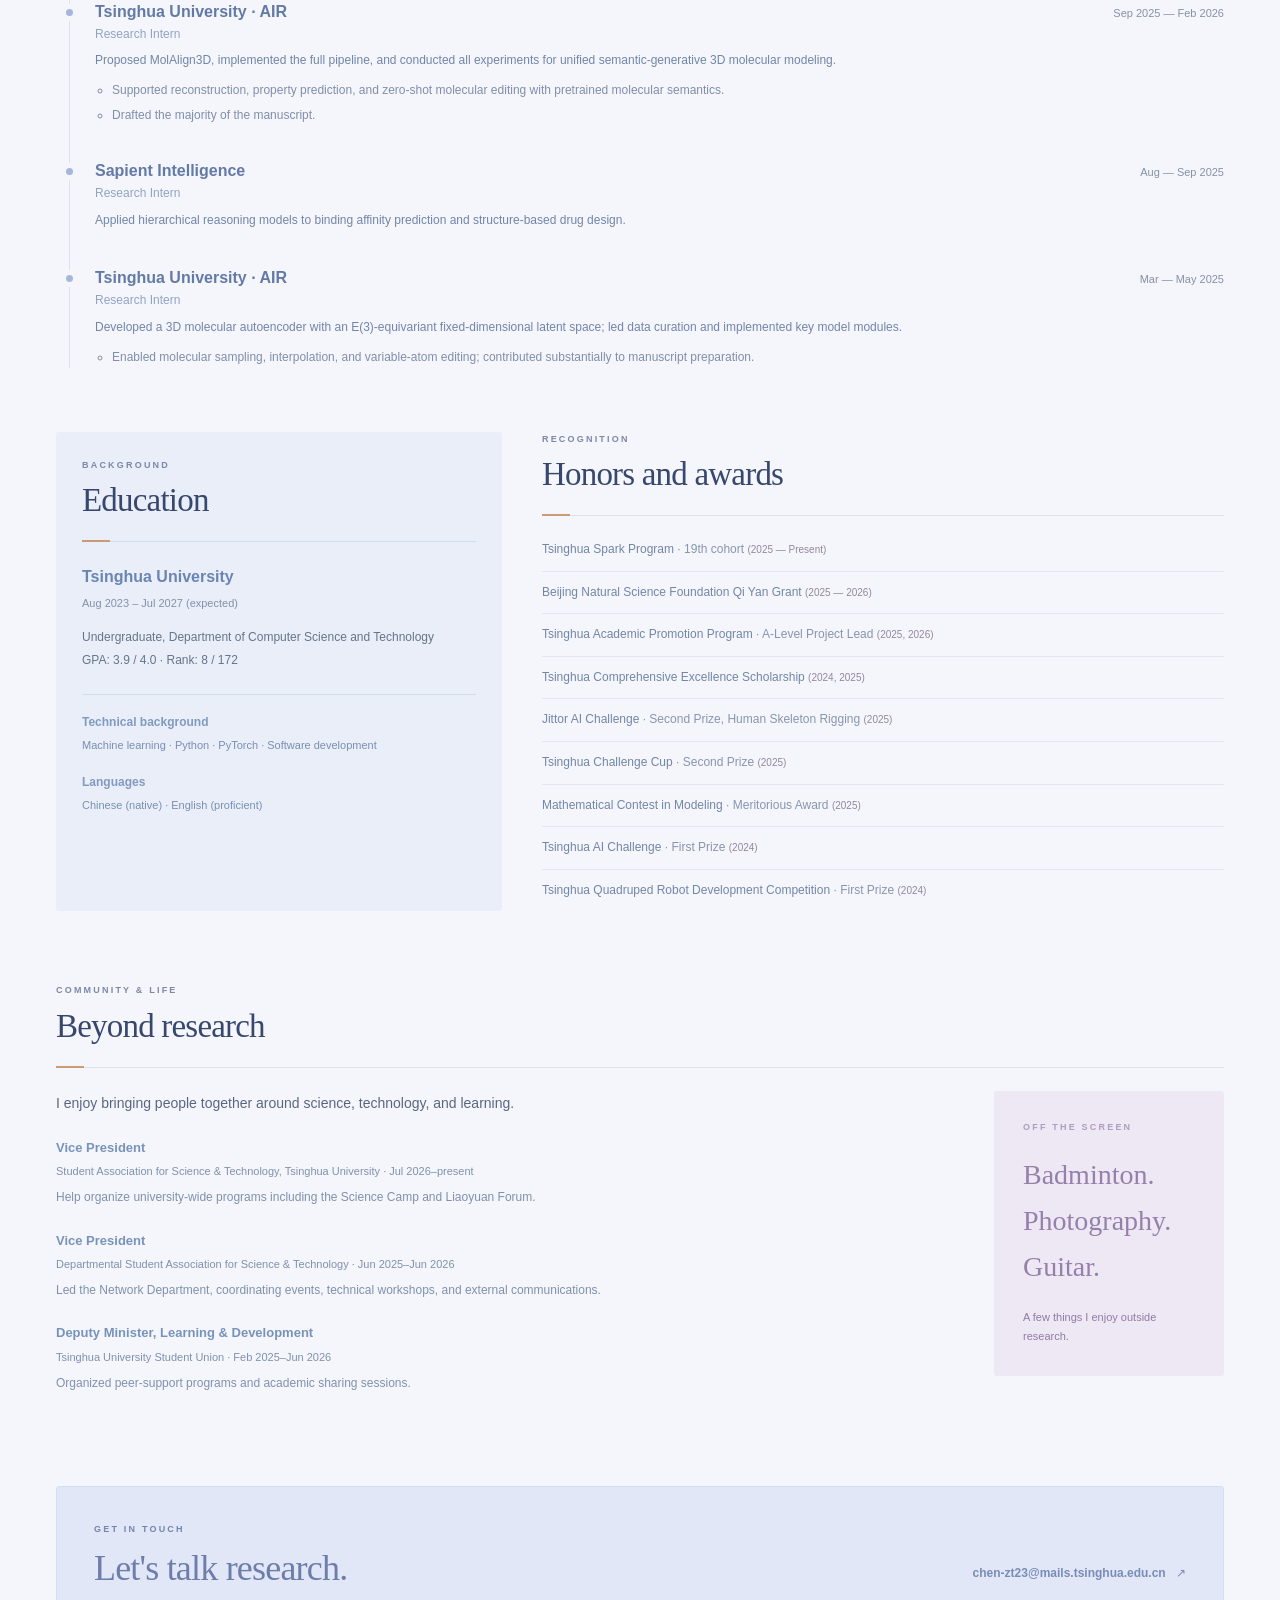
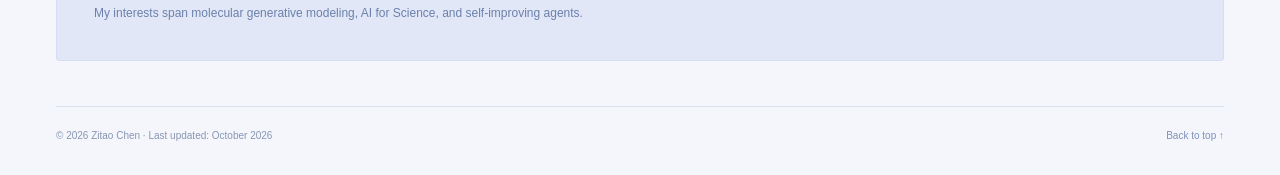
<file: MuZhao2333.github.io/index.html>
<!doctype html>
<html lang="en">
<head>
  <meta charset="utf-8">
  <meta name="viewport" content="width=device-width, initial-scale=1">
  <meta name="color-scheme" content="light">
  <meta name="theme-color" content="#f5f6fb">
  <meta name="description" content="Zitao Chen, a computer science undergraduate at Tsinghua University. Research in AI for Science, molecular generative modeling, and LLM agents.">
  <meta property="og:type" content="website">
  <meta property="og:title" content="Zitao Chen">
  <meta property="og:description" content="Tsinghua University · AI for Science and LLM agents">
  <meta property="og:url" content="https://muzhao2333.github.io/">
  <title>Zitao Chen · AI for Science &amp; LLM Agents</title>
  <link rel="canonical" href="https://muzhao2333.github.io/">
  <link rel="icon" type="image/svg+xml" href="assets/favicon.svg">
  <link rel="stylesheet" href="styles.css">
  <link rel="stylesheet" href="layout.css">
  <link rel="stylesheet" href="demos.css">
  <link rel="stylesheet" href="visual.css">
  <script src="demos.js" defer></script>
</head>
<body>
  <a class="skip-link" href="#main">Skip to content</a>
  <div class="site-bar">
    <a href="#top" class="site-name"><span class="brand-mark" aria-hidden="true">zc</span>Zitao Chen<span class="brand-dot" aria-hidden="true">.</span></a>
    <nav aria-label="Main navigation"><a href="#about">About</a><a href="#research">Research</a><a href="#publications">Publications</a><a href="#demos">Demos</a><a href="#experience">Experience</a><a href="#contact">Contact</a></nav>
  </div>
  <main id="main">
    <header class="hero" id="top">
      <div class="hero-copy">
        <p class="eyebrow"><span class="hero-rule" aria-hidden="true"></span>TSINGHUA UNIVERSITY · COMPUTER SCIENCE</p>
        <h1>Zitao Chen</h1>
        <p class="hero-statement">Geometric models for molecular discovery.<br><span>Self-improving systems for AI.</span></p>
        <p class="hero-role">Undergraduate researcher, Department of Computer Science and Technology<br><a href="https://www.tsinghua.edu.cn/en/" target="_blank" rel="noopener noreferrer">Tsinghua University</a> · Beijing, China</p>
        <div class="contact-links"><a class="primary-link" href="models/index.html">Explore the models <span aria-hidden="true">↗</span></a><a href="mailto:chen-zt23@mails.tsinghua.edu.cn">Email <span aria-hidden="true">↗</span></a><a href="assets/Zitao_Chen_CV.pdf" target="_blank" rel="noopener">CV <span aria-hidden="true">↗</span></a><a href="https://github.com/MuZhao2333" target="_blank" rel="noopener noreferrer">GitHub <span aria-hidden="true">↗</span></a></div>
        <div class="hero-footnote"><span class="current-dot" aria-hidden="true"></span><span>Currently at the <strong>Coley Lab, MIT</strong><br>Molecular identification from MS<sup>n</sup></span></div>
      </div>
      <aside class="hero-research" aria-label="Research illustration">
        <div class="art-heading"><span>EXPLORING THE SPACE BETWEEN</span><span class="art-cross" aria-hidden="true">+</span></div>
        <img class="hero-graphic" src="assets/geometry-study.svg" width="560" height="470" alt="An abstract geometric study: a three-dimensional molecular lattice with blue, lavender, and apricot nodes, surrounded by orbital curves. This is an illustration, not a model output.">
        <div class="art-caption"><span>Geometry.<br><em>Possibility.</em></span><span>AI FOR SCIENCE<br>MOLECULAR GENERATION</span></div>
      </aside>
    </header>
    <div class="research-ribbon" aria-label="Research fields"><span>AI FOR SCIENCE</span><i aria-hidden="true">✳</i><span>GEOMETRIC LEARNING</span><i aria-hidden="true">✳</i><span>MOLECULAR DISCOVERY</span><i aria-hidden="true">✳</i><span>LLM AGENTS</span></div>

    <section id="about" class="about-section" aria-labelledby="about-heading">
      <div class="section-heading"><div><p class="eyebrow">ABOUT</p><h2 id="about-heading">Learning from geometry, chemistry, and experience.</h2></div></div>
      <p>I am an undergraduate in the Department of Computer Science and Technology at Tsinghua University. My research interests are in <strong>AI for Science</strong> and <strong>LLM agents</strong>, particularly geometric molecular generative modeling, molecular identification, Boltzmann generation, and self-improving agent systems.</p>
      <p>I am currently a research intern in the <a href="https://coley.mit.edu/" target="_blank" rel="noopener noreferrer">Coley Lab at MIT</a>, working on molecular identification from multi-stage tandem mass spectrometry. Previously, I visited the Ma Lab at Carnegie Mellon University and worked at Tsinghua AIR and Sapient Intelligence.</p>
      <div class="research-themes">
        <article><span class="theme-number">01</span><h3>Geometric molecular modeling</h3><p>E(3)-equivariant representations and generative models for 3D molecular reconstruction, editing, and discovery.</p></article>
        <article><span class="theme-number">02</span><h3>Molecular identification &amp; thermodynamics</h3><p>Learning from MS<sup>n</sup> fragmentation patterns, modeling Boltzmann distributions, and estimating free energies.</p></article>
        <article><span class="theme-number">03</span><h3>AI systems &amp; evaluation</h3><p>Rigorous assessment of AI systems that develop ML methods, with an emphasis on generalization across settings and scales.</p></article>
      </div>
      <div class="highlights" aria-label="Recent research highlights"><p class="highlights-label">Recent highlights</p><p><span>2026</span>MolAlign3D at ICML · MLS-Bench at NeurIPS</p><p><span>2026</span>SEAL-BG and MolGAN under review</p><p><span>2025</span>Fixed-dimensional equivariant molecular representations at NeurIPS</p></div>
    </section>

    <section id="research" aria-labelledby="research-heading">
      <div class="section-heading"><div><p class="eyebrow">SELECTED PROJECTS</p><h2 id="research-heading">Research in focus</h2></div><a class="section-link" href="#demos">Explore the demos <span aria-hidden="true">↓</span></a></div>
      <p class="section-intro">Selected work on molecular representations, geometric generation, and statistical mechanics.</p>
      <div class="live-demo-banner"><div><span class="live-demo-label">TRAINED MODEL EXPLORER</span><h3>Try MolFLAE &amp; MolAlign3D</h3><p>Input a molecule, inspect its encoded geometry and features, reconstruct it, or interpolate between two molecules.</p></div><a href="models/index.html">Open model demo <span aria-hidden="true">↗</span></a></div>
      <div class="project-grid">
        <article class="project-card" id="project-molalign">
          <div class="project-visual molecular-visual"><img src="assets/project-molecule.svg" width="360" height="160" alt="Conceptual illustration: a molecular structure maps to a compact representation and then to an edited structure."><span>Representation → reconstruction &amp; editing</span></div>
          <div class="project-content"><div class="project-meta"><span>MOLECULAR REPRESENTATION</span><span class="project-status">ICML 2026</span></div><h3>MolAlign3D</h3><p class="project-question">How can a compact geometric representation also capture molecular meaning?</p><p>MolAlign3D anchors a fixed-dimensional E(3)-equivariant latent space with pretrained molecular semantics, connecting 3D reconstruction, property prediction, and zero-shot editing.</p><details class="project-details"><summary>My contribution &amp; research context</summary><p>I proposed the framework, implemented the full pipeline, conducted all experiments, and drafted the majority of the manuscript.</p><p>This builds on my earlier work on fixed-dimensional equivariant molecular autoencoders, which supported molecular sampling, interpolation, and variable-atom editing.</p></details><div class="project-links"><a href="https://icml.cc/virtual/2026/poster/66574" target="_blank" rel="noopener noreferrer">Paper <span aria-hidden="true">↗</span></a><a href="models/index.html">Model demo <span aria-hidden="true">↗</span></a></div></div>
        </article>
        <article class="project-card" id="project-seal">
          <div class="project-visual boltzmann-visual"><img src="assets/project-boltzmann.svg" width="360" height="160" alt="Conceptual illustration: an asymmetric energy landscape and the probability density concentrated near its minima."><span>Energy landscape → molecular ensembles</span></div>
          <div class="project-content"><div class="project-meta"><span>BOLTZMANN GENERATION</span><span class="project-status status-review">Under review</span></div><h3>SEAL-BG</h3><p class="project-question">How can geometric generative models support tractable likelihoods and free-energy estimation?</p><p>SEAL-BG combines SE(3)-equivariant geometric perception with local-coordinate densities for scalable Boltzmann generation.</p><details class="project-details"><summary>My contribution &amp; research context</summary><p>I developed SEAL-BG during my visit to the Ma Lab at Carnegie Mellon University, as part of research on tractable-likelihood models for Boltzmann distributions and free-energy calculations.</p><p>The accompanying demo uses a one-dimensional potential to explain the relationship between energy, temperature, and equilibrium probability.</p></details><div class="project-links"><a href="#publications">Manuscript details <span aria-hidden="true">↓</span></a><a href="#demo-boltzmann" data-open-demo="boltzmann">Distribution demo <span aria-hidden="true">↓</span></a></div></div>
        </article>
      </div>
    </section>

    <section id="publications" aria-labelledby="publications-heading">
      <div class="section-heading"><div><p class="eyebrow">WRITING &amp; PUBLICATIONS</p><h2 id="publications-heading">Publications and manuscripts</h2></div><span class="section-count">5 works</span></div>
      <p class="note">* Equal contribution. † Corresponding author.</p>
      <ol class="publication-list">
        <li class="publication">
          <h3>SEAL-BG: Scaling Boltzmann Generation with Equivariant Perception and Local-Coordinate Densities</h3>
          <p class="authors"><strong>Zitao Chen</strong>, Jiatong Ji, Shuming Liu, Jian Ma</p>
          <p class="venue">Under review</p>
          <p class="paper-summary">Equivariant geometric perception and local-coordinate density modeling for scalable Boltzmann generation and free-energy estimation.</p>
          <p class="demo-paper-link"><a href="#demo-boltzmann" data-open-demo="boltzmann">Interactive illustration ↓</a></p>
        </li>
        <li class="publication">
          <h3>MolGAN: Few-Step 3D Molecule Generation with Hierarchical Reasoning</h3>
          <p class="authors">Alex Zhou, <strong>Zitao Chen</strong>, Guan Wang, Yinjun Jia, Wei-Ying Ma</p>
          <p class="venue">Under review</p>
          <p class="paper-summary">Few-step 3D molecule generation through hierarchical reasoning.</p>
        </li>
        <li class="publication">
          <h3><a href="https://arxiv.org/abs/2605.08678" target="_blank" rel="noopener noreferrer">MLS-Bench: A Holistic and Rigorous Assessment of AI Systems on Building Better AI</a></h3>
          <p class="authors">Bohan Lyu, Yucheng Yang, Siqiao Huang, …, <strong>Zitao Chen</strong>, …, Chi Jin</p>
          <p class="venue">NeurIPS 2026</p>
          <p class="paper-summary">A benchmark with 140 tasks across 12 domains, evaluating whether AI systems can invent ML methods whose improvements generalize across controlled settings and scales.</p>
          <details class="author-details"><summary>All authors</summary><p>Bohan Lyu, Yucheng Yang, Siqiao Huang, Jiaru Zhang, Qixin Xu, Xinghan Li, Xinyang Han, Yicheng Zhang, Huaqing Zhang, Runhan Huang, Kaicheng Yang, <strong>Zitao Chen</strong>, Wentao Guo, Junlin Yang, Xinyue Ai, Wenhao Chai, Yadi Cao, Ziran Yang, Kun Wang, Dapeng Jiang, Huan-ang Gao, Shange Tang, Chengshuai Shi, Simon S. Du, Max Simchowitz, Jiantao Jiao, Dawn Song, Chi Jin.</p></details>
        </li>
        <li class="publication">
          <h3><a href="https://icml.cc/virtual/2026/poster/66574" target="_blank" rel="noopener noreferrer">MolAlign3D: Enhancing Fixed-Dimensional E(3)-Equivariant Latent Space for High-Fidelity 3D Molecular Reconstruction and Editing</a></h3>
          <p class="authors"><strong>Zitao Chen</strong>, Jiatong Ji, Yinjun Jia, Wei-Ying Ma, Yanyan Lan<sup>†</sup></p>
          <p class="venue">ICML 2026</p>
          <p class="paper-summary">Aligning molecular semantics with geometric latent representations for reconstruction, property prediction, and zero-shot editing.</p>
          <p class="demo-paper-link"><a href="models/index.html">Model demo ↗</a></p>
        </li>
        <li class="publication">
          <h3><a href="https://openreview.net/forum?id=6xL4MRFeJo" target="_blank" rel="noopener noreferrer">Manipulating 3D Molecules in a Fixed-Dimensional E(3)-Equivariant Latent Space</a></h3>
          <p class="authors"><strong>Zitao Chen</strong><sup>*</sup>, Yinjun Jia<sup>*†</sup>, Zitong Tian<sup>*</sup>, Wei-Ying Ma, Yanyan Lan<sup>†</sup></p>
          <p class="venue">NeurIPS 2025</p>
          <p class="paper-summary">A fixed-dimensional E(3)-equivariant autoencoder enabling sampling, interpolation, and flexible editing of 3D molecules with variable atom counts.</p>
          <p class="demo-paper-link"><a href="models/index.html">Model demo ↗</a></p>
        </li>
      </ol>
    </section>

    <section id="demos" aria-labelledby="demos-heading">
      <div class="section-heading"><div><p class="eyebrow">INTERACTIVE EXPLORATIONS</p><h2 id="demos-heading">Project Demos</h2></div><span class="section-count">Try it in your browser</span></div>
      <p class="demo-intro">Explore the relationship between energy, temperature, and probability with an interactive toy energy landscape.</p>
      <noscript><p class="demo-caption">Enable JavaScript to use the interactive controls. The descriptions and all academic content are available without it.</p></noscript>

      <article class="demo-panel" id="demo-boltzmann" aria-labelledby="boltzmann-heading">
        <h3 id="boltzmann-heading">From energy to a Boltzmann distribution</h3>
        <p class="demo-description">Change the temperature of an asymmetric double well. Lower temperatures concentrate probability near the lower-energy basin.</p>
        <div class="demo-context"><p><strong>The idea.</strong> Boltzmann distributions assign probability according to both energy and temperature. A model of the distribution can support sampling and thermodynamic estimation.</p><p><strong>Try this.</strong> Compare a cold and a warm system. Watch how probability moves between basins, and use new samples to see the difference between a density and a finite sample.</p></div>
        <div class="demo-interactive" hidden>
          <svg id="boltzmann-figure" class="demo-figure boltzmann-figure" role="img" aria-labelledby="boltzmann-title boltzmann-desc"><title id="boltzmann-title">Energy and equilibrium probability density</title><desc id="boltzmann-desc">Two plots share reaction coordinate x. The top shows the fixed potential; the bottom shows the normalized Boltzmann density and sampled positions.</desc></svg>
          <div class="demo-controls boltzmann-controls">
            <label for="temperature">Temperature kᵦT <output id="temperature-value" for="temperature">0.60</output><input id="temperature" type="range" min="0.2" max="2" step="0.05" value="0.6"></label>
            <button type="button" id="resample">Draw 80 new samples</button>
          </div>
          <p class="demo-readout" id="boltzmann-readout" role="status"></p>
          <div class="demo-presets" role="group" aria-label="Temperature presets"><span>Compare temperatures</span><button type="button" data-temperature="0.2">Cold · 0.20</button><button type="button" data-temperature="0.6">Moderate · 0.60</button><button type="button" data-temperature="2">Warm · 2.00</button></div>
          <p class="free-energy-readout" id="free-energy-readout"></p>
        </div>
        <p class="demo-caption">Toy potential U(x) = 3(x² − 1)² + 0.6x on [−1.6, 1.6]; p(x) ∝ exp(−U(x) / kᵦT), numerically normalized on this interval. All quantities use reduced units. Inspired by the topic of SEAL-BG; samples come from numerical inverse-CDF sampling, not the trained model.</p>
      </article>
    </section>

    <section id="experience" aria-labelledby="experience-heading">
      <div class="section-heading"><div><p class="eyebrow">RESEARCH JOURNEY</p><h2 id="experience-heading">Research experience</h2></div></div>
      <ul class="experience-list">
        <li class="experience-item">
          <div class="experience-heading"><h3>Massachusetts Institute of Technology</h3><span class="date">Apr 2026 — Present</span></div>
          <p>Research Intern · Coley Lab</p>
          <p class="experience-description">Machine learning for small-molecule fingerprint identification from MS<sup>n</sup> data, supporting molecular structure elucidation and compound identification.</p>
          <ul class="experience-points"><li>Use multi-stage fragmentation patterns to support small-molecule identification in metabolomics and drug discovery.</li></ul>
        </li>
        <li class="experience-item">
          <div class="experience-heading"><h3>Carnegie Mellon University</h3><span class="date">Jul — Sep 2026</span></div>
          <p>Visiting Student · Ma Lab</p>
          <p class="experience-description">Tractable-likelihood generative models for Boltzmann distributions. Developed SEAL-BG for scalable Boltzmann generation and free-energy estimation.</p>
          <p class="experience-project">Related project <a href="#project-seal">SEAL-BG <span aria-hidden="true">↗</span></a></p>
        </li>
        <li class="experience-item">
          <div class="experience-heading"><h3>Tsinghua University · AIR</h3><span class="date">Sep 2025 — Feb 2026</span></div>
          <p>Research Intern</p>
          <p class="experience-description">Proposed MolAlign3D, implemented the full pipeline, and conducted all experiments for unified semantic-generative 3D molecular modeling.</p>
          <ul class="experience-points"><li>Supported reconstruction, property prediction, and zero-shot molecular editing with pretrained molecular semantics.</li><li>Drafted the majority of the manuscript.</li></ul>
        </li>
        <li class="experience-item">
          <div class="experience-heading"><h3>Sapient Intelligence</h3><span class="date">Aug — Sep 2025</span></div>
          <p>Research Intern</p>
          <p class="experience-description">Applied hierarchical reasoning models to binding affinity prediction and structure-based drug design.</p>
        </li>
        <li class="experience-item">
          <div class="experience-heading"><h3>Tsinghua University · AIR</h3><span class="date">Mar — May 2025</span></div>
          <p>Research Intern</p>
          <p class="experience-description">Developed a 3D molecular autoencoder with an E(3)-equivariant fixed-dimensional latent space; led data curation and implemented key model modules.</p>
          <ul class="experience-points"><li>Enabled molecular sampling, interpolation, and variable-atom editing; contributed substantially to manuscript preparation.</li></ul>
        </li>
      </ul>
    </section>

    <div class="education-honors">
    <section id="education" aria-labelledby="education-heading">
      <div class="section-heading"><div><p class="eyebrow">BACKGROUND</p><h2 id="education-heading">Education</h2></div></div>
      <div class="experience-heading"><h3>Tsinghua University</h3><span class="date">Aug 2023 – Jul 2027 (expected)</span></div>
      <p>Undergraduate, Department of Computer Science and Technology<br>GPA: 3.9 / 4.0 · Rank: 8 / 172</p>
      <div class="education-note"><h3>Technical background</h3><p>Machine learning · Python · PyTorch · Software development</p><h3>Languages</h3><p>Chinese (native) · English (proficient)</p></div>
    </section>

    <section id="honors" aria-labelledby="honors-heading">
      <div class="section-heading"><div><p class="eyebrow">RECOGNITION</p><h2 id="honors-heading">Honors and awards</h2></div></div>
      <ul class="honors-list">
        <li>Tsinghua Spark Program <span class="muted">· 19th cohort</span> <span class="date">(2025 — Present)</span></li>
        <li>Beijing Natural Science Foundation Qi Yan Grant <span class="date">(2025 — 2026)</span></li>
        <li>Tsinghua Academic Promotion Program <span class="muted">· A-Level Project Lead</span> <span class="date">(2025, 2026)</span></li>
        <li>Tsinghua Comprehensive Excellence Scholarship <span class="date">(2024, 2025)</span></li>
        <li>Jittor AI Challenge <span class="muted">· Second Prize, Human Skeleton Rigging</span> <span class="date">(2025)</span></li>
        <li>Tsinghua Challenge Cup <span class="muted">· Second Prize</span> <span class="date">(2025)</span></li>
        <li>Mathematical Contest in Modeling <span class="muted">· Meritorious Award</span> <span class="date">(2025)</span></li>
        <li>Tsinghua AI Challenge <span class="muted">· First Prize</span> <span class="date">(2024)</span></li>
        <li>Tsinghua Quadruped Robot Development Competition <span class="muted">· First Prize</span> <span class="date">(2024)</span></li>
      </ul>
    </section>
    </div>

    <section id="service" aria-labelledby="service-heading">
      <div class="section-heading"><div><p class="eyebrow">COMMUNITY &amp; LIFE</p><h2 id="service-heading">Beyond research</h2></div></div>
      <div class="service-grid"><div><p>I enjoy bringing people together around science, technology, and learning.</p><ul class="service-list"><li><strong>Vice President</strong><span>Student Association for Science &amp; Technology, Tsinghua University · Jul 2026–present</span><p>Help organize university-wide programs including the Science Camp and Liaoyuan Forum.</p></li><li><strong>Vice President</strong><span>Departmental Student Association for Science &amp; Technology · Jun 2025–Jun 2026</span><p>Led the Network Department, coordinating events, technical workshops, and external communications.</p></li><li><strong>Deputy Minister, Learning &amp; Development</strong><span>Tsinghua University Student Union · Feb 2025–Jun 2026</span><p>Organized peer-support programs and academic sharing sessions.</p></li></ul></div><aside class="personal-note"><p class="eyebrow">OFF THE SCREEN</p><h3><span>Badminton.</span> <span>Photography.</span> <span>Guitar.</span></h3><p>A few things I enjoy outside research.</p></aside></div>
    </section>
    <section id="contact" class="contact-section" aria-labelledby="contact-heading"><div><p class="eyebrow">GET IN TOUCH</p><h2 id="contact-heading">Let's talk research.</h2><p>My interests span molecular generative modeling, AI for Science, and self-improving agents.</p></div><a class="contact-email" href="mailto:chen-zt23@mails.tsinghua.edu.cn">chen-zt23@mails.tsinghua.edu.cn <span aria-hidden="true">↗</span></a></section>
    <footer><span>© 2026 Zitao Chen · Last updated: October 2026</span><a href="#top">Back to top ↑</a></footer>
  </main>
</body>
</html>
</file>
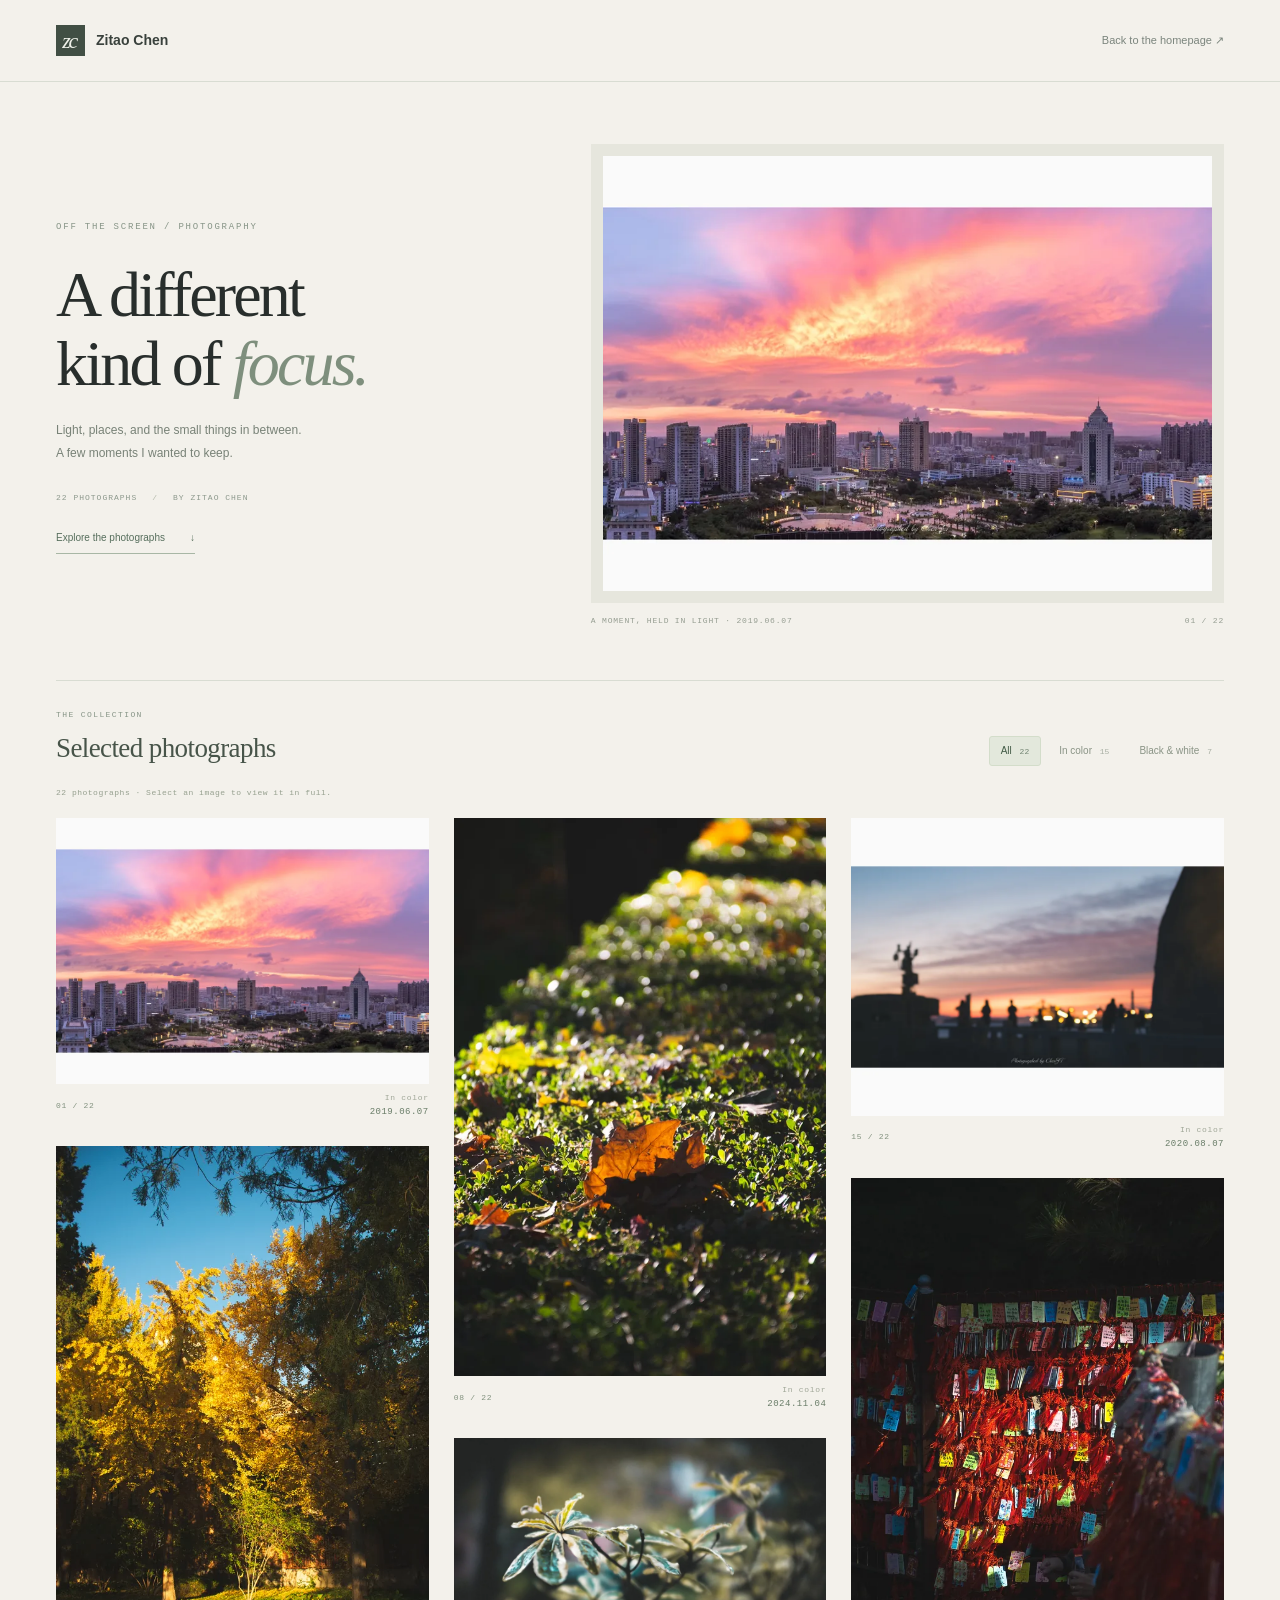
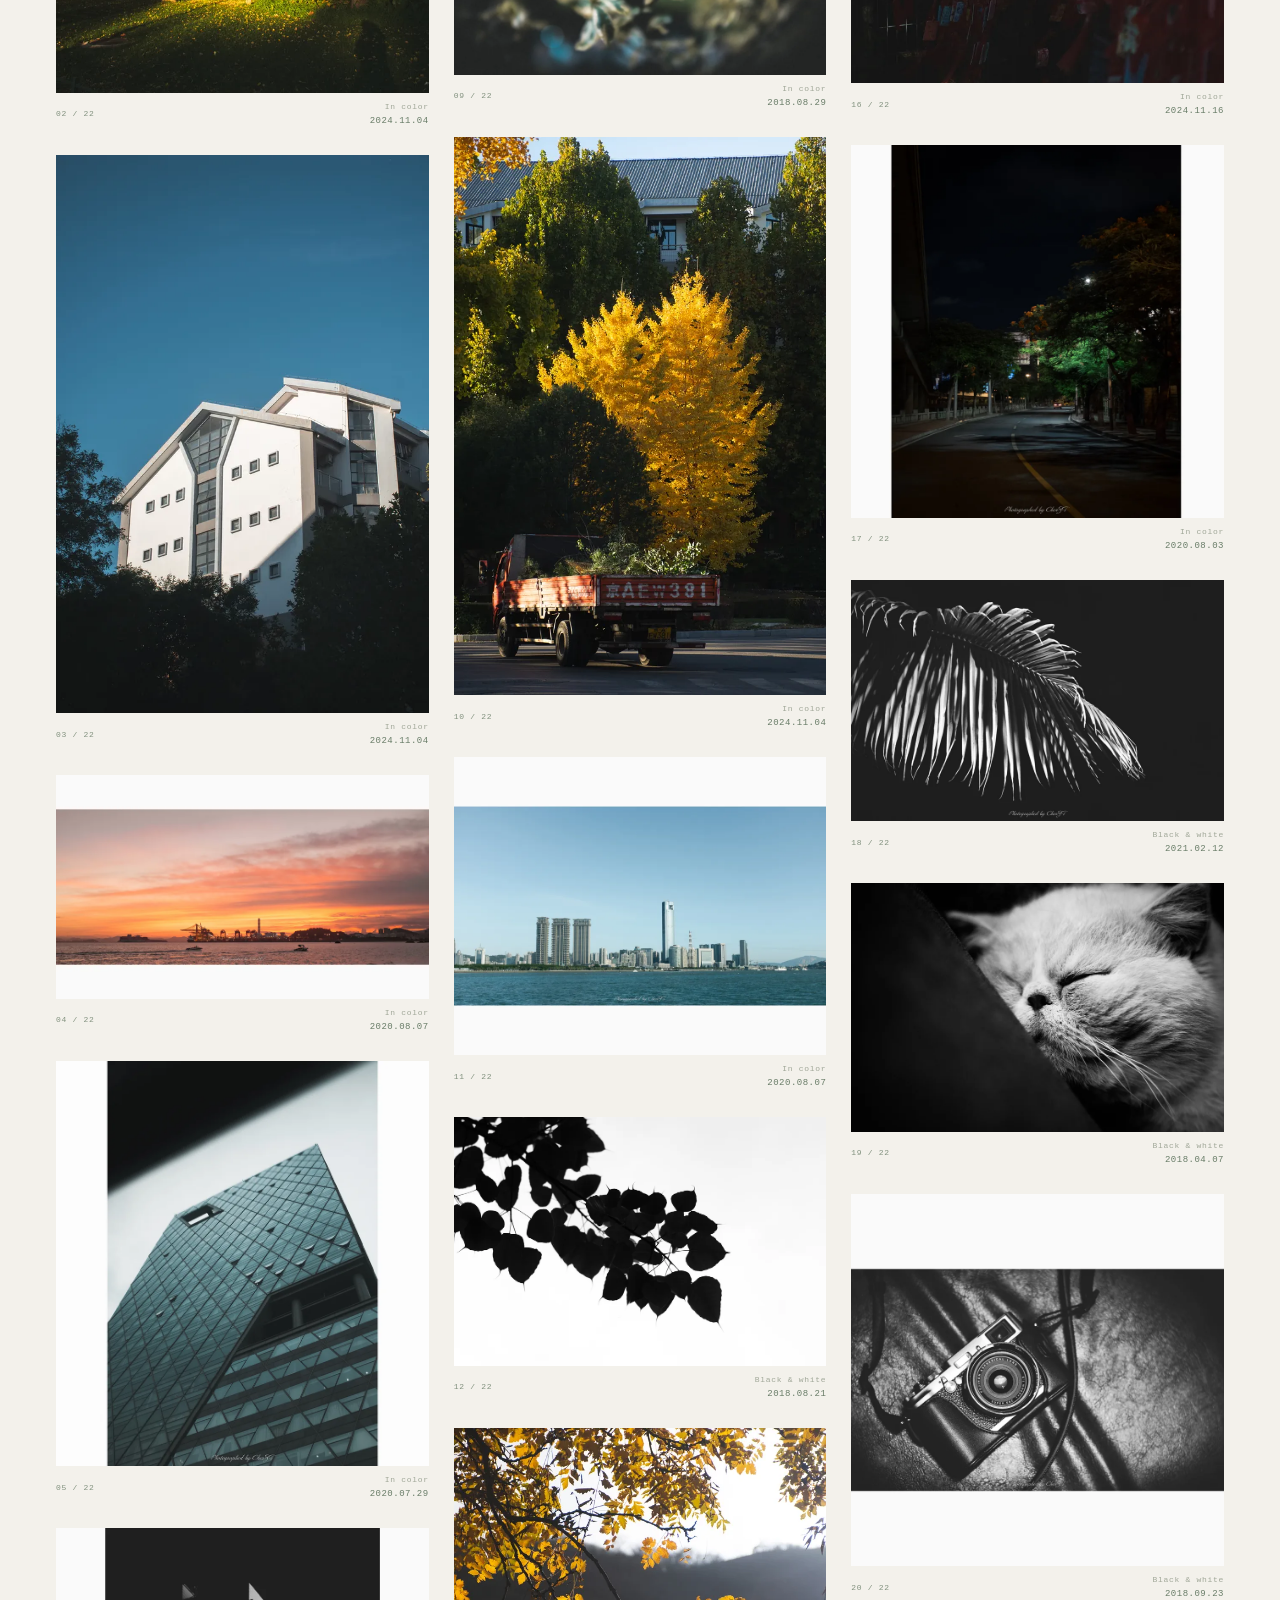
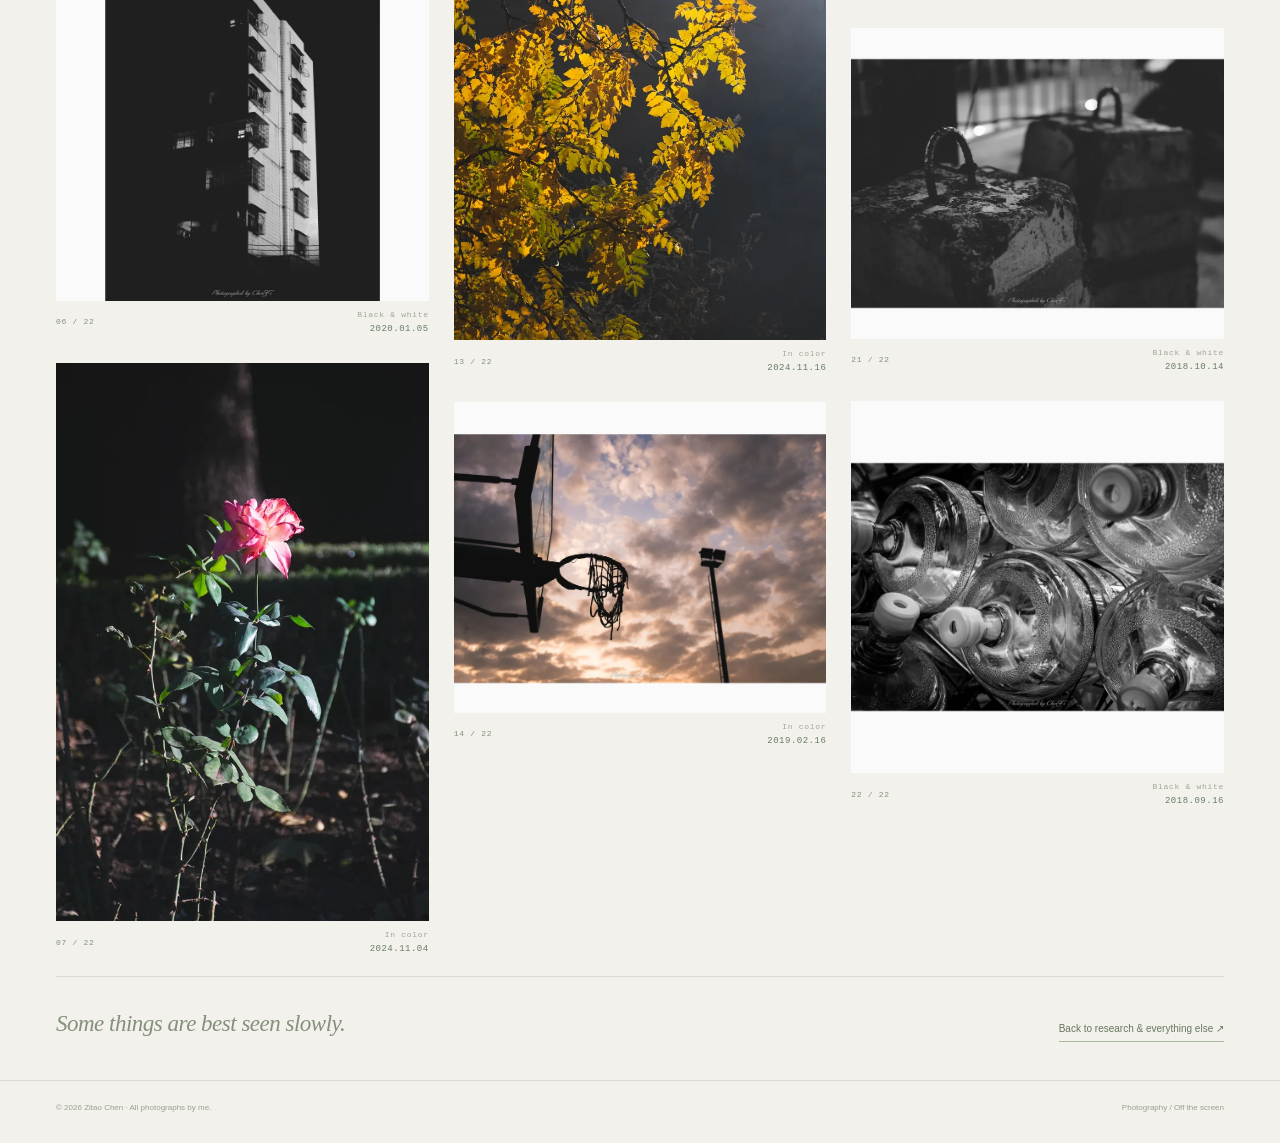
<file: photography/index.html>
<!doctype html>
<html lang="en"><head><meta charset="utf-8"><meta name="viewport" content="width=device-width,initial-scale=1"><meta name="theme-color" content="#f3f1eb"><title>Photography · Zitao Chen</title><meta name="description" content="Selected photographs by Zitao Chen. Light, landscapes, city scenes and everyday details, in color and black and white."><link rel="canonical" href="https://muzhao2333.github.io/photography/"><meta property="og:type" content="website"><meta property="og:title" content="Photography · Zitao Chen"><meta property="og:description" content="Away from the screen. A selection of 22 photographs."><meta property="og:url" content="https://muzhao2333.github.io/photography/"><meta property="og:image" content="https://muzhao2333.github.io/photography/images/01-large.webp"><link rel="icon" type="image/svg+xml" href="../assets/favicon.svg"><link rel="stylesheet" href="style.css?v=20261017-complete-dates"><script src="gallery.js?v=20261017-complete-dates" defer></script></head>
<body><a class="skip-link" href="#gallery">Skip to photographs</a><header class="topbar"><a class="brand" href="../"><span class="brand-mark" aria-hidden="true">zc</span>Zitao Chen</a><a href="../#service">Back to the homepage ↗</a></header><main>
<section class="intro" aria-labelledby="photography-heading"><div class="intro-copy"><p class="eyebrow">OFF THE SCREEN / PHOTOGRAPHY</p><h1 id="photography-heading">A different<br>kind of <em>focus.</em></h1><p>Light, places, and the small things in between.<br>A few moments I wanted to keep.</p><div class="intro-meta"><span>22 PHOTOGRAPHS</span><span>BY ZITAO CHEN</span></div><a class="intro-cta" href="#gallery">Explore the photographs <span aria-hidden="true">↓</span></a></div>
<figure class="hero-photo"><a href="images/01-large.webp" data-photo="01" aria-label="View the city at dusk photograph"><img src="images/01-thumb.webp" srcset="images/01-thumb.webp 880w, images/01-large.webp 2400w" sizes="(max-width:600px) calc(100vw - 58px), (max-width:1100px) 50vw, 53vw" width="880" height="629" alt="A city beneath a pink and violet evening sky." fetchpriority="high"></a><figcaption class="hero-caption"><span>A MOMENT, HELD IN LIGHT · <time datetime="2019-06-07">2019.06.07</time></span><span>01 / 22</span></figcaption></figure></section>
<section id="gallery" aria-labelledby="gallery-heading"><div class="gallery-heading"><div><p class="eyebrow">THE COLLECTION</p><h2 id="gallery-heading">Selected photographs</h2></div><div class="filters" role="group" aria-label="Filter photographs" id="photo-filters" hidden><button type="button" data-filter="all" aria-pressed="true">All <small>22</small></button><button type="button" data-filter="color" aria-pressed="false">In color <small>15</small></button><button type="button" data-filter="monochrome" aria-pressed="false">Black &amp; white <small>7</small></button></div></div><p id="gallery-status" class="gallery-status" role="status" aria-live="polite">22 photographs · Select an image to view it in full.</p><div class="gallery" aria-label="All photographs, 22 works"><figure class="photo" id="photo-01" data-captured-at="2019-06-07" data-group="color"><a href="images/01-large.webp" data-photo="01" aria-label="Open photograph 01: A city beneath a pink and violet evening sky."><img src="images/01-thumb.webp" srcset="images/01-thumb.webp 880w, images/01-large.webp 2400w" sizes="(max-width:360px) calc(100vw - 32px), (max-width:600px) calc((100vw - 53px) / 2), (max-width:850px) calc((100vw - 90px) / 2), (min-width:1700px) 331px, calc((min(100vw, 1512px) - 162px) / 3)" width="880" height="629" alt="A city beneath a pink and violet evening sky." loading="lazy" decoding="async"><span class="photo-action" aria-hidden="true">↗</span></a><figcaption><span>01 / 22</span><span class="photo-meta"><span>In color</span><time datetime="2019-06-07" title="Taken 2019-06-07">2019.06.07</time></span></figcaption></figure><figure class="photo" id="photo-02" data-captured-at="2024-11-04T16:21:52" data-group="color"><a href="images/02-large.webp" data-photo="02" aria-label="Open photograph 02: Sunlight through golden trees above a green lawn."><img src="images/02-thumb.webp" srcset="images/02-thumb.webp 600w, images/02-large.webp 1637w" sizes="(max-width:360px) calc(100vw - 32px), (max-width:600px) calc((100vw - 53px) / 2), (max-width:850px) calc((100vw - 90px) / 2), (min-width:1700px) 331px, calc((min(100vw, 1512px) - 162px) / 3)" width="600" height="880" alt="Sunlight through golden trees above a green lawn." loading="lazy" decoding="async"><span class="photo-action" aria-hidden="true">↗</span></a><figcaption><span>02 / 22</span><span class="photo-meta"><span>In color</span><time datetime="2024-11-04T16:21:52" title="Taken 2024-11-04 16:21:52">2024.11.04</time></span></figcaption></figure><figure class="photo" id="photo-03" data-captured-at="2024-11-04T15:35:55" data-group="color"><a href="images/03-large.webp" data-photo="03" aria-label="Open photograph 03: A white building against a deep blue sky."><img src="images/03-thumb.webp" srcset="images/03-thumb.webp 587w, images/03-large.webp 1600w" sizes="(max-width:360px) calc(100vw - 32px), (max-width:600px) calc((100vw - 53px) / 2), (max-width:850px) calc((100vw - 90px) / 2), (min-width:1700px) 331px, calc((min(100vw, 1512px) - 162px) / 3)" width="587" height="880" alt="A white building against a deep blue sky." loading="lazy" decoding="async"><span class="photo-action" aria-hidden="true">↗</span></a><figcaption><span>03 / 22</span><span class="photo-meta"><span>In color</span><time datetime="2024-11-04T15:35:55" title="Taken 2024-11-04 15:35:55">2024.11.04</time></span></figcaption></figure><figure class="photo" id="photo-04" data-captured-at="2020-08-07T19:11:13" data-group="color"><a href="images/04-large.webp" data-photo="04" aria-label="Open photograph 04: Orange sunset over a harbor, with cranes on the horizon."><img src="images/04-thumb.webp" srcset="images/04-thumb.webp 880w, images/04-large.webp 2400w" sizes="(max-width:360px) calc(100vw - 32px), (max-width:600px) calc((100vw - 53px) / 2), (max-width:850px) calc((100vw - 90px) / 2), (min-width:1700px) 331px, calc((min(100vw, 1512px) - 162px) / 3)" width="880" height="528" alt="Orange sunset over a harbor, with cranes on the horizon." loading="lazy" decoding="async"><span class="photo-action" aria-hidden="true">↗</span></a><figcaption><span>04 / 22</span><span class="photo-meta"><span>In color</span><time datetime="2020-08-07T19:11:13" title="Taken 2020-08-07 19:11:13">2020.08.07</time></span></figcaption></figure><figure class="photo" id="photo-05" data-captured-at="2020-07-29T18:18:45" data-group="color"><a href="images/05-large.webp" data-photo="05" aria-label="Open photograph 05: Looking up at a glass building through a dark frame."><img src="images/05-thumb.webp" srcset="images/05-thumb.webp 809w, images/05-large.webp 2208w" sizes="(max-width:360px) calc(100vw - 32px), (max-width:600px) calc((100vw - 53px) / 2), (max-width:850px) calc((100vw - 90px) / 2), (min-width:1700px) 331px, calc((min(100vw, 1512px) - 162px) / 3)" width="809" height="880" alt="Looking up at a glass building through a dark frame." loading="lazy" decoding="async"><span class="photo-action" aria-hidden="true">↗</span></a><figcaption><span>05 / 22</span><span class="photo-meta"><span>In color</span><time datetime="2020-07-29T18:18:45" title="Taken 2020-07-29 18:18:45">2020.07.29</time></span></figcaption></figure><figure class="photo" id="photo-06" data-captured-at="2020-01-05T21:13:40" data-group="monochrome"><a href="images/06-large.webp" data-photo="06" aria-label="Open photograph 06: A sunlit building facade surrounded by deep shadow."><img src="images/06-thumb.webp" srcset="images/06-thumb.webp 880w, images/06-large.webp 2400w" sizes="(max-width:360px) calc(100vw - 32px), (max-width:600px) calc((100vw - 53px) / 2), (max-width:850px) calc((100vw - 90px) / 2), (min-width:1700px) 331px, calc((min(100vw, 1512px) - 162px) / 3)" width="880" height="880" alt="A sunlit building facade surrounded by deep shadow." loading="lazy" decoding="async"><span class="photo-action" aria-hidden="true">↗</span></a><figcaption><span>06 / 22</span><span class="photo-meta"><span>Black &amp; white</span><time datetime="2020-01-05T21:13:40" title="Taken 2020-01-05 21:13:40">2020.01.05</time></span></figcaption></figure><figure class="photo" id="photo-07" data-captured-at="2024-11-04T16:02:37" data-group="color"><a href="images/07-large.webp" data-photo="07" aria-label="Open photograph 07: A pink rose illuminated against a dark background."><img src="images/07-thumb.webp" srcset="images/07-thumb.webp 587w, images/07-large.webp 1600w" sizes="(max-width:360px) calc(100vw - 32px), (max-width:600px) calc((100vw - 53px) / 2), (max-width:850px) calc((100vw - 90px) / 2), (min-width:1700px) 331px, calc((min(100vw, 1512px) - 162px) / 3)" width="587" height="880" alt="A pink rose illuminated against a dark background." loading="lazy" decoding="async"><span class="photo-action" aria-hidden="true">↗</span></a><figcaption><span>07 / 22</span><span class="photo-meta"><span>In color</span><time datetime="2024-11-04T16:02:37" title="Taken 2024-11-04 16:02:37">2024.11.04</time></span></figcaption></figure><figure class="photo" id="photo-08" data-captured-at="2024-11-04T16:04:09" data-group="color"><a href="images/08-large.webp" data-photo="08" aria-label="Open photograph 08: A single golden leaf on sunlit moss."><img src="images/08-thumb.webp" srcset="images/08-thumb.webp 587w, images/08-large.webp 1600w" sizes="(max-width:360px) calc(100vw - 32px), (max-width:600px) calc((100vw - 53px) / 2), (max-width:850px) calc((100vw - 90px) / 2), (min-width:1700px) 331px, calc((min(100vw, 1512px) - 162px) / 3)" width="587" height="880" alt="A single golden leaf on sunlit moss." loading="lazy" decoding="async"><span class="photo-action" aria-hidden="true">↗</span></a><figcaption><span>08 / 22</span><span class="photo-meta"><span>In color</span><time datetime="2024-11-04T16:04:09" title="Taken 2024-11-04 16:04:09">2024.11.04</time></span></figcaption></figure><figure class="photo" id="photo-09" data-captured-at="2018-08-29T16:36:43" data-group="color"><a href="images/09-large.webp" data-photo="09" aria-label="Open photograph 09: Small leaves catching light against a softly blurred background."><img src="images/09-thumb.webp" srcset="images/09-thumb.webp 880w, images/09-large.webp 2400w" sizes="(max-width:360px) calc(100vw - 32px), (max-width:600px) calc((100vw - 53px) / 2), (max-width:850px) calc((100vw - 90px) / 2), (min-width:1700px) 331px, calc((min(100vw, 1512px) - 162px) / 3)" width="880" height="558" alt="Small leaves catching light against a softly blurred background." loading="lazy" decoding="async"><span class="photo-action" aria-hidden="true">↗</span></a><figcaption><span>09 / 22</span><span class="photo-meta"><span>In color</span><time datetime="2018-08-29T16:36:43" title="Taken 2018-08-29 16:36:43">2018.08.29</time></span></figcaption></figure><figure class="photo" id="photo-10" data-captured-at="2024-11-04T15:43:08" data-group="color"><a href="images/10-large.webp" data-photo="10" aria-label="Open photograph 10: A small truck passing beneath a bright yellow tree."><img src="images/10-thumb.webp" srcset="images/10-thumb.webp 587w, images/10-large.webp 1600w" sizes="(max-width:360px) calc(100vw - 32px), (max-width:600px) calc((100vw - 53px) / 2), (max-width:850px) calc((100vw - 90px) / 2), (min-width:1700px) 331px, calc((min(100vw, 1512px) - 162px) / 3)" width="587" height="880" alt="A small truck passing beneath a bright yellow tree." loading="lazy" decoding="async"><span class="photo-action" aria-hidden="true">↗</span></a><figcaption><span>10 / 22</span><span class="photo-meta"><span>In color</span><time datetime="2024-11-04T15:43:08" title="Taken 2024-11-04 15:43:08">2024.11.04</time></span></figcaption></figure><figure class="photo" id="photo-11" data-captured-at="2020-08-07T17:26:53" data-group="color"><a href="images/11-large.webp" data-photo="11" aria-label="Open photograph 11: A waterfront skyline beneath a clear blue sky."><img src="images/11-thumb.webp" srcset="images/11-thumb.webp 880w, images/11-large.webp 2400w" sizes="(max-width:360px) calc(100vw - 32px), (max-width:600px) calc((100vw - 53px) / 2), (max-width:850px) calc((100vw - 90px) / 2), (min-width:1700px) 331px, calc((min(100vw, 1512px) - 162px) / 3)" width="880" height="704" alt="A waterfront skyline beneath a clear blue sky." loading="lazy" decoding="async"><span class="photo-action" aria-hidden="true">↗</span></a><figcaption><span>11 / 22</span><span class="photo-meta"><span>In color</span><time datetime="2020-08-07T17:26:53" title="Taken 2020-08-07 17:26:53">2020.08.07</time></span></figcaption></figure><figure class="photo" id="photo-12" data-captured-at="2018-08-21T17:00:01" data-group="monochrome"><a href="images/12-large.webp" data-photo="12" aria-label="Open photograph 12: Dark leaf silhouettes against a white sky."><img src="images/12-thumb.webp" srcset="images/12-thumb.webp 880w, images/12-large.webp 2400w" sizes="(max-width:360px) calc(100vw - 32px), (max-width:600px) calc((100vw - 53px) / 2), (max-width:850px) calc((100vw - 90px) / 2), (min-width:1700px) 331px, calc((min(100vw, 1512px) - 162px) / 3)" width="880" height="587" alt="Dark leaf silhouettes against a white sky." loading="lazy" decoding="async"><span class="photo-action" aria-hidden="true">↗</span></a><figcaption><span>12 / 22</span><span class="photo-meta"><span>Black &amp; white</span><time datetime="2018-08-21T17:00:01" title="Taken 2018-08-21 17:00:01">2018.08.21</time></span></figcaption></figure><figure class="photo" id="photo-13" data-captured-at="2024-11-16T14:03:06" data-group="color"><a href="images/13-large.webp" data-photo="13" aria-label="Open photograph 13: Backlit golden leaves above a shaded hillside."><img src="images/13-thumb.webp" srcset="images/13-thumb.webp 640w, images/13-large.webp 1744w" sizes="(max-width:360px) calc(100vw - 32px), (max-width:600px) calc((100vw - 53px) / 2), (max-width:850px) calc((100vw - 90px) / 2), (min-width:1700px) 331px, calc((min(100vw, 1512px) - 162px) / 3)" width="640" height="880" alt="Backlit golden leaves above a shaded hillside." loading="lazy" decoding="async"><span class="photo-action" aria-hidden="true">↗</span></a><figcaption><span>13 / 22</span><span class="photo-meta"><span>In color</span><time datetime="2024-11-16T14:03:06" title="Taken 2024-11-16 14:03:06">2024.11.16</time></span></figcaption></figure><figure class="photo" id="photo-14" data-captured-at="2019-02-16" data-group="color"><a href="images/14-large.webp" data-photo="14" aria-label="Open photograph 14: A basketball hoop silhouetted against evening clouds."><img src="images/14-thumb.webp" srcset="images/14-thumb.webp 880w, images/14-large.webp 2400w" sizes="(max-width:360px) calc(100vw - 32px), (max-width:600px) calc((100vw - 53px) / 2), (max-width:850px) calc((100vw - 90px) / 2), (min-width:1700px) 331px, calc((min(100vw, 1512px) - 162px) / 3)" width="880" height="733" alt="A basketball hoop silhouetted against evening clouds." loading="lazy" decoding="async"><span class="photo-action" aria-hidden="true">↗</span></a><figcaption><span>14 / 22</span><span class="photo-meta"><span>In color</span><time datetime="2019-02-16" title="Taken 2019-02-16">2019.02.16</time></span></figcaption></figure><figure class="photo" id="photo-15" data-captured-at="2020-08-07T19:19:18" data-group="color"><a href="images/15-large.webp" data-photo="15" aria-label="Open photograph 15: Sculptures and a balustrade silhouetted at sunset."><img src="images/15-thumb.webp" srcset="images/15-thumb.webp 880w, images/15-large.webp 2400w" sizes="(max-width:360px) calc(100vw - 32px), (max-width:600px) calc((100vw - 53px) / 2), (max-width:850px) calc((100vw - 90px) / 2), (min-width:1700px) 331px, calc((min(100vw, 1512px) - 162px) / 3)" width="880" height="704" alt="Sculptures and a balustrade silhouetted at sunset." loading="lazy" decoding="async"><span class="photo-action" aria-hidden="true">↗</span></a><figcaption><span>15 / 22</span><span class="photo-meta"><span>In color</span><time datetime="2020-08-07T19:19:18" title="Taken 2020-08-07 19:19:18">2020.08.07</time></span></figcaption></figure><figure class="photo" id="photo-16" data-captured-at="2024-11-16T14:26:46" data-group="color"><a href="images/16-large.webp" data-photo="16" aria-label="Open photograph 16: Colorful hanging ribbons and a stone figure in shadow."><img src="images/16-thumb.webp" srcset="images/16-thumb.webp 649w, images/16-large.webp 1770w" sizes="(max-width:360px) calc(100vw - 32px), (max-width:600px) calc((100vw - 53px) / 2), (max-width:850px) calc((100vw - 90px) / 2), (min-width:1700px) 331px, calc((min(100vw, 1512px) - 162px) / 3)" width="649" height="880" alt="Colorful hanging ribbons and a stone figure in shadow." loading="lazy" decoding="async"><span class="photo-action" aria-hidden="true">↗</span></a><figcaption><span>16 / 22</span><span class="photo-meta"><span>In color</span><time datetime="2024-11-16T14:26:46" title="Taken 2024-11-16 14:26:46">2024.11.16</time></span></figcaption></figure><figure class="photo" id="photo-17" data-captured-at="2020-08-03T22:32:48" data-group="color"><a href="images/17-large.webp" data-photo="17" aria-label="Open photograph 17: A quiet tree-lined road at night."><img src="images/17-thumb.webp" srcset="images/17-thumb.webp 880w, images/17-large.webp 2400w" sizes="(max-width:360px) calc(100vw - 32px), (max-width:600px) calc((100vw - 53px) / 2), (max-width:850px) calc((100vw - 90px) / 2), (min-width:1700px) 331px, calc((min(100vw, 1512px) - 162px) / 3)" width="880" height="880" alt="A quiet tree-lined road at night." loading="lazy" decoding="async"><span class="photo-action" aria-hidden="true">↗</span></a><figcaption><span>17 / 22</span><span class="photo-meta"><span>In color</span><time datetime="2020-08-03T22:32:48" title="Taken 2020-08-03 22:32:48">2020.08.03</time></span></figcaption></figure><figure class="photo" id="photo-18" data-captured-at="2021-02-12T20:47:44" data-group="monochrome"><a href="images/18-large.webp" data-photo="18" aria-label="Open photograph 18: A featherlike leaf in light and shadow, in black and white."><img src="images/18-thumb.webp" srcset="images/18-thumb.webp 880w, images/18-large.webp 2400w" sizes="(max-width:360px) calc(100vw - 32px), (max-width:600px) calc((100vw - 53px) / 2), (max-width:850px) calc((100vw - 90px) / 2), (min-width:1700px) 331px, calc((min(100vw, 1512px) - 162px) / 3)" width="880" height="570" alt="A featherlike leaf in light and shadow, in black and white." loading="lazy" decoding="async"><span class="photo-action" aria-hidden="true">↗</span></a><figcaption><span>18 / 22</span><span class="photo-meta"><span>Black &amp; white</span><time datetime="2021-02-12T20:47:44" title="Taken 2021-02-12 20:47:44">2021.02.12</time></span></figcaption></figure><figure class="photo" id="photo-19" data-captured-at="2018-04-07T16:34:47" data-group="monochrome"><a href="images/19-large.webp" data-photo="19" aria-label="Open photograph 19: A resting cat photographed close up, in black and white."><img src="images/19-thumb.webp" srcset="images/19-thumb.webp 880w, images/19-large.webp 2400w" sizes="(max-width:360px) calc(100vw - 32px), (max-width:600px) calc((100vw - 53px) / 2), (max-width:850px) calc((100vw - 90px) / 2), (min-width:1700px) 331px, calc((min(100vw, 1512px) - 162px) / 3)" width="880" height="587" alt="A resting cat photographed close up, in black and white." loading="lazy" decoding="async"><span class="photo-action" aria-hidden="true">↗</span></a><figcaption><span>19 / 22</span><span class="photo-meta"><span>Black &amp; white</span><time datetime="2018-04-07T16:34:47" title="Taken 2018-04-07 16:34:47">2018.04.07</time></span></figcaption></figure><figure class="photo" id="photo-20" data-captured-at="2018-09-23" data-group="monochrome"><a href="images/20-large.webp" data-photo="20" aria-label="Open photograph 20: A vintage camera resting on a dark textured surface."><img src="images/20-thumb.webp" srcset="images/20-thumb.webp 880w, images/20-large.webp 2400w" sizes="(max-width:360px) calc(100vw - 32px), (max-width:600px) calc((100vw - 53px) / 2), (max-width:850px) calc((100vw - 90px) / 2), (min-width:1700px) 331px, calc((min(100vw, 1512px) - 162px) / 3)" width="880" height="880" alt="A vintage camera resting on a dark textured surface." loading="lazy" decoding="async"><span class="photo-action" aria-hidden="true">↗</span></a><figcaption><span>20 / 22</span><span class="photo-meta"><span>Black &amp; white</span><time datetime="2018-09-23" title="Taken 2018-09-23">2018.09.23</time></span></figcaption></figure><figure class="photo" id="photo-21" data-captured-at="2018-10-14" data-group="monochrome"><a href="images/21-large.webp" data-photo="21" aria-label="Open photograph 21: Weathered metal weights in black and white."><img src="images/21-thumb.webp" srcset="images/21-thumb.webp 880w, images/21-large.webp 2400w" sizes="(max-width:360px) calc(100vw - 32px), (max-width:600px) calc((100vw - 53px) / 2), (max-width:850px) calc((100vw - 90px) / 2), (min-width:1700px) 331px, calc((min(100vw, 1512px) - 162px) / 3)" width="880" height="733" alt="Weathered metal weights in black and white." loading="lazy" decoding="async"><span class="photo-action" aria-hidden="true">↗</span></a><figcaption><span>21 / 22</span><span class="photo-meta"><span>Black &amp; white</span><time datetime="2018-10-14" title="Taken 2018-10-14">2018.10.14</time></span></figcaption></figure><figure class="photo" id="photo-22" data-captured-at="2018-09-16" data-group="monochrome"><a href="images/22-large.webp" data-photo="22" aria-label="Open photograph 22: Reflective glass vessels and circular details in black and white."><img src="images/22-thumb.webp" srcset="images/22-thumb.webp 880w, images/22-large.webp 2399w" sizes="(max-width:360px) calc(100vw - 32px), (max-width:600px) calc((100vw - 53px) / 2), (max-width:850px) calc((100vw - 90px) / 2), (min-width:1700px) 331px, calc((min(100vw, 1512px) - 162px) / 3)" width="880" height="880" alt="Reflective glass vessels and circular details in black and white." loading="lazy" decoding="async"><span class="photo-action" aria-hidden="true">↗</span></a><figcaption><span>22 / 22</span><span class="photo-meta"><span>Black &amp; white</span><time datetime="2018-09-16" title="Taken 2018-09-16">2018.09.16</time></span></figcaption></figure></div></section>
<div class="closing"><p>Some things are best seen slowly.</p><a href="../#service">Back to research &amp; everything else ↗</a></div></main><footer><span>© 2026 Zitao Chen · All photographs by me.</span><span>Photography / Off the screen</span></footer>
<dialog class="lightbox" id="lightbox" aria-labelledby="lightbox-heading" aria-describedby="photo-description"><div class="lightbox-top"><div class="lightbox-title"><strong id="lightbox-heading">Photography</strong><span id="photo-counter" aria-live="polite">01 / 22</span></div><div class="lightbox-buttons"><button type="button" id="zoom-photo" aria-pressed="false">Zoom in</button><button type="button" id="close-lightbox" aria-label="Close photograph viewer" autofocus>×</button></div></div><div class="lightbox-main"><button type="button" id="previous-photo" class="lightbox-nav" aria-label="Previous photograph">←</button><div id="lightbox-stage" class="lightbox-stage"><span id="photo-status" class="lightbox-status" role="status">Loading photograph…</span><img id="lightbox-image" class="lightbox-image" alt=""></div><button type="button" id="next-photo" class="lightbox-nav" aria-label="Next photograph">→</button></div><div class="lightbox-bottom"><div class="photo-info"><p id="photo-description"></p><time id="photo-capture" hidden></time></div><span>← → Browse · Esc Close · Click to zoom</span></div></dialog></body></html>
</file>
<file: styles.css>
* { box-sizing: border-box; }
html { color-scheme: light; }
body { margin: 0; background: #fff; color: #222; font-family: Arial, Helvetica, sans-serif; font-size: 15px; line-height: 1.65; }
main { max-width: 850px; margin: 48px auto 36px; padding: 0 24px; }
h1, h2, h3, p { margin: 0; }
h1 { font-size: 32px; font-weight: 500; line-height: 1.3; margin-bottom: 14px; }
h2 { font-size: 22px; font-weight: 500; line-height: 1.4; margin-bottom: 16px; padding-bottom: 5px; border-bottom: 1px solid #ddd; }
h3 { font-size: 15px; font-weight: 600; line-height: 1.55; }
p { margin-bottom: 12px; }
a { color: #1764a0; text-decoration: none; overflow-wrap: anywhere; }
a:hover { text-decoration: underline; }
a:focus-visible, summary:focus-visible { outline: 2px solid #1764a0; outline-offset: 3px; }
strong { font-weight: 600; }
sup { font-size: .72em; line-height: 0; }
header { margin-bottom: 26px; }
header p { margin-bottom: 10px; }
.contact-links { font-size: 14px; }
section + section { margin-top: 30px; }
.note, .date, .muted { color: #666; }
.note { margin: -7px 0 16px; font-size: 13px; }
.publication-list { padding-left: 23px; margin: 0; }
.publication { padding-left: 4px; margin-bottom: 20px; }
.publication:last-child { margin-bottom: 0; }
.publication h3 { margin-bottom: 3px; }
.publication p { margin-bottom: 0; font-size: 14px; }
.venue { font-style: italic; }
.author-details { font-size: 13px; margin-top: 3px; }
.author-details summary { cursor: pointer; color: #1764a0; width: max-content; }
.author-details p { font-size: 13px; margin-top: 5px; color: #555; }
.experience-list { list-style: none; padding: 0; margin: 0; }
.experience-item { margin-bottom: 18px; }
.experience-item:last-child { margin-bottom: 0; }
.experience-heading { display: flex; justify-content: space-between; align-items: baseline; gap: 8px 20px; }
.date { font-size: 13px; font-weight: 400; }
.experience-heading .date { flex-shrink: 0; }
.experience-item p { margin-bottom: 2px; font-size: 14px; }
.experience-description { color: #555; }
.honors-list { margin: 0; padding-left: 21px; }
.honors-list li { padding-left: 2px; margin-bottom: 5px; font-size: 14px; }
footer { margin-top: 36px; padding-top: 13px; border-top: 1px solid #ddd; color: #777; font-size: 12px; }
@media (max-width: 600px) {
  main { margin: 28px auto 25px; padding: 0 20px; }
  body { font-size: 14px; }
  h1 { font-size: 29px; }
  h2 { font-size: 20px; }
  h3 { font-size: 14px; }
  .experience-heading { display: block; }
  .experience-heading .date { display: block; margin: 1px 0 3px; font-size: 12px; }
  .publication p, .experience-item p, .honors-list li { font-size: 13px; }
  .publication { padding-left: 1px; }
  .contact-links { font-size: 13px; }
}
@media print {
  main { max-width: none; margin: 0; padding: 0; }
  body { font-size: 11px; }
  h1 { font-size: 25px; }
  h2 { font-size: 18px; break-after: avoid; }
  .publication, .experience-item { break-inside: avoid; }
  a { color: inherit; }
  .author-details { display: none; }
}
</file>
<file: layout.css>
:root { --ink:#203245; --body:#485463; --blue:#246294; --muted:#718091; --line:#dfe6ed; --soft:#f4f7fa; }
html { scroll-padding-top:96px; }
body { color:var(--body); font-family:-apple-system,BlinkMacSystemFont,"Segoe UI",Arial,Helvetica,sans-serif; font-size:15px; line-height:1.8; -webkit-font-smoothing:antialiased; }
main { max-width:1140px; margin:0 auto; padding:0 40px 25px; }
h1,h2,h3 { color:var(--ink); }
h1 { font-size:58px; font-weight:600; line-height:1.12; letter-spacing:-2px; margin-bottom:21px; }
h2 { font-size:29px; font-weight:550; line-height:1.35; letter-spacing:-.7px; padding:0; border:0; margin:0; }
h3 { font-size:16px; font-weight:600; line-height:1.5; }
p { margin-bottom:14px; }
a { color:var(--blue); text-underline-offset:4px; }
img { max-width:100%; }
.skip-link { position:absolute; top:-100px; left:15px; padding:8px 16px; background:var(--ink); color:#fff; z-index:30; }
.skip-link:focus { top:10px; }
.site-bar { min-height:75px; padding:0 max(40px,calc((100vw - 1060px)/2)); display:flex; align-items:center; justify-content:space-between; gap:24px; border-bottom:1px solid var(--line); position:sticky; top:0; z-index:20; background:#fff; }
.site-name { color:var(--ink); font-weight:650; font-size:17px; white-space:nowrap; letter-spacing:-.4px; }
.site-name span { color:#638eac; margin-left:2px; }
.site-name:hover { text-decoration:none; }
.site-bar nav { display:flex; flex-wrap:wrap; gap:24px; font-size:12px; }
.site-bar nav a { color:#607184; padding:23px 0; }
.site-bar nav a:hover { color:var(--blue); }
.hero { display:grid; grid-template-columns:minmax(0,1fr) 300px; gap:60px; align-items:center; padding:66px 0 52px; border-bottom:1px solid var(--line); margin:0; }
.eyebrow { font-size:10px; font-weight:600; letter-spacing:1.9px; line-height:1.6; color:#758598; margin-bottom:13px; }
.hero .eyebrow { color:var(--blue); margin-bottom:22px; }
.hero-statement { font-size:22px; line-height:1.6; color:var(--ink); letter-spacing:-.45px; margin-bottom:22px; }
.hero-statement span { color:#687f92; }
.hero-role { font-size:13px; line-height:1.85; color:#657385; margin-bottom:23px; }
.hero-role a { font-weight:550; }
.contact-links { display:flex; flex-wrap:wrap; align-items:center; gap:10px 22px; font-size:12px; }
.contact-links a { display:inline-flex; gap:10px; align-items:center; padding:7px 0; }
.contact-links .primary-link { padding:9px 16px; background:var(--blue); color:white; border-radius:4px; }
.primary-link:hover { background:#1d537f; text-decoration:none; }
.hero-research { padding:21px 20px 19px; background:#f3f6f9; border:1px solid #e3eaf0; border-radius:8px; }
.hero-research .eyebrow { font-size:9px; color:#718398; margin-bottom:0; letter-spacing:1.5px; }
.hero-graphic { width:100%; height:auto; display:block; margin:4px 0 5px; }
.hero-domains { display:flex; justify-content:space-between; font-size:11px; font-weight:550; color:#58748c; padding:0 8px 16px; border-bottom:1px solid #dce5ee; margin-bottom:15px; }
.hero-current { font-size:10px; color:var(--muted); line-height:1.8; margin:0; padding-left:15px; position:relative; }
.hero-current strong { color:#526779; font-weight:500; font-size:10px; }
.current-dot { position:absolute; left:0; top:6px; width:5px; height:5px; background:#6c9986; border-radius:50%; }
main>section { margin-top:64px; }
main>.about-section { margin-top:45px; }
.section-heading { display:flex; align-items:end; justify-content:space-between; gap:20px; border-bottom:1px solid var(--line); padding-bottom:18px; margin-bottom:23px; }
.section-heading .eyebrow { margin-bottom:7px; }
.section-link,.section-count { font-size:11px; white-space:nowrap; margin-bottom:3px; }
.section-count { color:var(--muted); }
.section-link span { margin-left:4px; }
.section-intro { max-width:760px; color:#718093; font-size:14px; margin-bottom:23px; }
.about-section>.section-heading { border-bottom:0; padding-bottom:0; margin-bottom:20px; }
.about-section h2 { font-size:27px; }
.about-section>p { font-size:14px; line-height:1.95; max-width:985px; }
.research-themes { display:grid; grid-template-columns:repeat(3,minmax(0,1fr)); gap:28px; margin:29px 0 26px; padding:25px 0; border-top:1px solid var(--line); border-bottom:1px solid var(--line); }
.theme-number { font-family:Georgia,serif; font-style:italic; font-size:14px; color:#8a9aab; display:block; margin-bottom:10px; }
.research-themes h3 { font-size:13px; line-height:1.6; margin-bottom:8px; }
.research-themes p { margin:0; font-size:12px; line-height:1.9; color:#738093; }
.highlights { display:grid; grid-template-columns:140px 1fr; column-gap:18px; font-size:12px; }
.highlights .highlights-label { grid-row:1/4; font-weight:600; color:var(--ink); }
.highlights p { margin-bottom:7px; }
.highlights p>span { color:#8b97a5; font-size:10px; margin-right:13px; }
.project-grid { display:grid; grid-template-columns:repeat(2,minmax(0,1fr)); gap:20px; align-items:start; }
.live-demo-banner { display:flex; justify-content:space-between; gap:20px; align-items:center; margin-bottom:22px; padding:22px 25px; background:#eef5f8; border:1px solid #dbe6ed; border-radius:6px; }
.live-demo-label { display:block; font-size:9px; color:#7b97ab; letter-spacing:1.3px; margin-bottom:6px; }
.live-demo-banner h3 { font-size:19px; font-weight:550; margin-bottom:5px; }
.live-demo-banner p { font-size:12px; color:#74899a; margin:0; max-width:690px; }
.live-demo-banner>a { white-space:nowrap; font-size:11px; }
@media(max-width:600px) { .live-demo-banner { flex-wrap:wrap; padding:20px; gap:13px; }.live-demo-banner h3 { font-size:18px; }.live-demo-banner p { font-size:11px; } }
.project-card { border:1px solid var(--line); border-radius:7px; overflow:hidden; min-width:0; }
.project-visual { padding:6px 8px 15px; background:#f1f5f9; text-align:center; border-bottom:1px solid #e3e9ee; }
.project-visual img { display:block; width:100%; height:auto; }
.project-visual>span { font-size:9px; color:#69839a; display:block; }
.boltzmann-visual { background:#f1f6f3; }
.project-content { padding:20px 20px 19px; }
.project-meta { display:flex; align-items:start; flex-wrap:wrap; gap:6px 9px; font-size:9px; color:#708092; letter-spacing:.4px; line-height:1.5; margin-bottom:13px; }
.project-status { font-size:9px; letter-spacing:0; padding:2px 5px; background:#e9f0f8; color:#396d97; border-radius:2px; white-space:nowrap; }
.status-review { color:#977a51; background:#f3efe8; }
.project-content h3 { font-size:23px; font-weight:550; letter-spacing:-.5px; margin-bottom:9px; }
.project-content>p { font-size:13px; line-height:1.9; color:#6e7b8c; }
.project-content>.project-question { color:#3d5268; font-size:13px; line-height:1.75; margin-bottom:13px; }
.project-details { font-size:12px; line-height:1.85; margin-top:6px; }
.project-details summary { color:var(--blue); cursor:pointer; }
.project-details p { margin:10px 0 0; color:#6e7b8c; }
.project-links { margin-top:19px; padding-top:13px; border-top:1px solid #e5eaf0; display:flex; gap:9px 17px; flex-wrap:wrap; font-size:11px; }
.project-links a { white-space:nowrap; }
.project-links span { margin-left:3px; }
.note,.date,.muted { color:#728093; }
.note { font-size:11px; margin:-10px 0 19px; }
.publication-list { list-style:none; counter-reset:papers; padding:0; margin:0; }
.publication { counter-increment:papers; position:relative; padding:23px 0 24px 42px; border-bottom:1px solid var(--line); margin:0; }
.publication:first-child { padding-top:2px; }
.publication:last-child { padding-bottom:0; border-bottom:0; }
.publication::before { content:counter(papers,decimal-leading-zero); position:absolute; left:0; top:24px; color:#a0adbb; font-family:Georgia,serif; font-size:20px; font-style:italic; line-height:1.5; }
.publication:first-child::before { top:3px; }
.publication h3 { font-size:15px; margin-bottom:6px; line-height:1.7; font-weight:550; }
.publication h3 a { color:var(--ink); }
.publication h3 a:hover { color:var(--blue); }
.publication p { margin:0; font-size:12px; }
.authors { color:#778394; line-height:1.9; }
.authors strong { color:#344b60; }
.venue { color:#4e7290; font-size:11px!important; font-weight:500; margin-top:5px!important; font-style:normal; }
.publication .demo-paper-link { margin-top:7px; font-size:11px; }
.publication .paper-summary { color:#6a798c; margin-top:8px; font-size:12px; line-height:1.9; }
.author-details { font-size:11px; margin-top:4px; }
.author-details p { font-size:11px; margin-top:7px; color:#728093; padding:10px 13px; background:#f4f7fa; border-radius:3px; }
.experience-list { padding:0 0 0 15px; }
.experience-item { padding:0 0 27px 25px; border-left:1px solid #dbe4ed; position:relative; margin:0; }
.experience-item::before { content:""; position:absolute; left:-4px; top:9px; background:#7894ad; width:7px; height:7px; border-radius:50%; box-shadow:0 0 0 5px #fff; }
.experience-item:last-child { padding-bottom:0; }
.experience-heading h3 { font-size:15px; font-weight:550; }
.date { font-size:11px; font-weight:400; }
.experience-item>p { margin-bottom:5px; font-size:12px; }
.experience-item>p:first-of-type { color:#597790; }
.experience-description { color:#65768a; max-width:900px; }
.experience-points { margin:7px 0 0; padding-left:17px; font-size:12px; line-height:1.85; color:#798597; }
.experience-points li { margin-bottom:3px; }
.experience-item .experience-project { margin-top:7px; font-size:10px; color:#7d8a99; }
.experience-project a { margin-left:7px; }
.education-honors { display:grid; grid-template-columns:.85fr 1.3fr; gap:50px; margin-top:64px; }
.education-honors section { margin:0; }
.education-honors .section-heading { align-items:start; }
.education-honors .experience-heading { display:block; }
.education-honors .experience-heading .date { display:block; margin:5px 0 12px; }
.education-honors section>p { font-size:12px; line-height:1.95; color:#65758a; }
.education-note { border-top:1px solid var(--line); margin-top:21px; padding-top:18px; }
.education-note h3 { font-size:12px; margin-bottom:5px; }
.education-note p { font-size:11px; color:#7e8997; margin-bottom:18px; }
.honors-list { padding:0; margin:0; list-style:none; }
.honors-list li { font-size:12px; padding:8px 0; border-bottom:1px solid #e7ecf1; margin:0; }
.honors-list li:first-child { padding-top:0; }
.honors-list li:last-child { border-bottom:0; }
.honors-list .date { font-size:10px; white-space:nowrap; }
.service-grid { display:grid; grid-template-columns:1fr 230px; gap:50px; }
.service-grid>div>p { font-size:14px; }
.service-list { list-style:none; margin:20px 0 0; padding:0; }
.service-list li { margin-bottom:20px; }
.service-list strong { font-size:13px; color:#415a70; display:block; }
.service-list span { font-size:11px; color:#8090a0; display:block; margin-top:3px; }
.service-list p { font-size:12px; color:#748294; margin-top:5px; margin-bottom:0; }
.personal-note { padding:25px; background:#f4f7fa; border-radius:6px; align-self:start; }
.personal-note .eyebrow { font-size:9px; margin-bottom:18px; }
.personal-note h3 { font-size:24px; font-family:Georgia,serif; font-weight:400; line-height:1.65; color:#536f86; margin-bottom:17px; }
.personal-note h3 span { display:block; }
.service-grid>* { min-width:0; }
.personal-note>p:last-child { font-size:11px; color:#8390a0; margin:0; }
.contact-section { background:#f0f5f9; border-radius:7px; padding:30px 33px; display:flex; flex-wrap:wrap; justify-content:space-between; align-items:center; gap:16px 25px; }
.contact-section .eyebrow { margin-bottom:8px; }
.contact-section h2 { font-size:29px; margin-bottom:12px; }
.contact-section p:last-child { font-size:12px; color:#738496; margin:0; max-width:530px; }
.contact-email { font-size:12px; padding:10px 0; font-weight:550; }
.contact-email span { margin-left:7px; }
footer { margin-top:45px; padding-top:20px; border-top:1px solid var(--line); color:#8693a0; font-size:10px; display:flex; justify-content:space-between; gap:15px; }
@media(max-width:1000px) {
  main { padding-left:30px; padding-right:30px; }
  .site-bar { padding:0 30px; }
  .site-bar nav { gap:17px; font-size:11px; }
  .hero { grid-template-columns:minmax(0,1fr) 255px; gap:30px; padding-top:50px; }
  h1 { font-size:51px; }
  .hero-statement { font-size:20px; }
  .hero-role { font-size:12px; }
  .hero-research { padding:18px 14px; }
  .project-grid { gap:14px; }
  .project-content { padding:17px 15px; }
  .project-content>p { font-size:12px; }
  .project-content>.project-question { font-size:12px; }
  .project-meta,.project-status { font-size:9px; }
  .project-links { font-size:10px; gap:10px; }
  .education-honors { gap:30px; }
}
@media(max-width:760px) {
  main { padding:0 24px 23px; }
  .site-bar { padding:12px 24px 10px; gap:7px; flex-wrap:wrap; }
  .site-name { font-size:15px; }
  .site-bar nav { gap:9px 17px; font-size:10px; }
  .site-bar nav a { padding:3px 0; }
  .hero { grid-template-columns:minmax(0,1fr) 220px; gap:24px; padding:39px 0 34px; }
  .hero .eyebrow { font-size:8px; letter-spacing:1.2px; margin-bottom:17px; }
  h1 { font-size:43px; letter-spacing:-1.6px; }
  .hero-statement { font-size:17px; line-height:1.65; }
  .hero-role { font-size:11px; }
  .contact-links { gap:6px 16px; font-size:11px; }
  .hero-research { padding:15px 12px; }
  main>section { margin-top:48px; }
  h2,.about-section h2 { font-size:24px; }
  .section-heading { gap:13px; }
  .section-link,.section-count { font-size:10px; }
  .project-grid { grid-template-columns:1fr; gap:17px; }
  .project-card { display:grid; grid-template-columns:210px minmax(0,1fr); align-items:stretch; }
  .project-visual { display:flex; flex-direction:column; justify-content:center; padding:15px 10px; border-bottom:0; border-right:1px solid #e3e9ee; }
  .project-visual>span { font-size:8px; line-height:1.7; }
  .project-content { padding:21px; }
  .project-content h3 { font-size:21px; }
  .project-content>p { font-size:12px; }
  .project-meta,.project-status { font-size:9px; }
  .project-links { font-size:10px; gap:18px; }
  .education-honors { margin-top:48px; grid-template-columns:1fr; gap:35px; }
  .service-grid { grid-template-columns:1fr 190px; gap:28px; }
}
@media(max-width:600px) {
  html { scroll-padding-top:110px; }
  main { padding:0 20px 20px; }
  body { font-size:14px; }
  .site-bar { padding-left:20px; padding-right:20px; gap:8px; }
  .site-bar nav { width:100%; justify-content:space-between; gap:6px; }
  .hero { display:block; padding-top:32px; }
  h1 { font-size:47px; margin-bottom:16px; }
  .hero-statement { font-size:20px; margin-bottom:18px; }
  .hero-role { font-size:12px; margin-bottom:19px; }
  .hero-research { margin-top:27px; display:grid; grid-template-columns:minmax(0,1fr) minmax(0,1fr); padding:15px 18px; gap:0 16px; align-items:center; }
  .hero-research .eyebrow { grid-column:1/-1; margin:0; }
  .hero-graphic { grid-column:1; grid-row:2/4; margin:4px 0; }
  .hero-domains { grid-column:2; flex-direction:column; gap:3px; padding:8px 0 10px; margin:0 0 9px; font-size:11px; }
  .hero-current { grid-column:2; font-size:9px; padding-left:11px; }
  .hero-current strong { font-size:9px; }
  .current-dot { width:4px; height:4px; top:6px; }
  .about-section>p { font-size:13px; }
  .research-themes { grid-template-columns:1fr; padding:21px 0; gap:19px; }
  .research-themes article { position:relative; padding-left:32px; }
  .theme-number { position:absolute; left:0; top:0; font-size:13px; }
  .research-themes h3 { font-size:13px; margin-bottom:5px; }
  .research-themes p { font-size:12px; }
  .highlights { grid-template-columns:1fr; row-gap:3px; font-size:11px; }
  .highlights .highlights-label { grid-row:auto; margin-bottom:7px; }
  .highlights p { padding-left:37px; position:relative; }
  .highlights .highlights-label { padding-left:0; }
  .highlights p>span { position:absolute; left:0; top:1px; font-size:9px; }
  .section-heading { align-items:start; flex-wrap:wrap; gap:8px; padding-bottom:14px; margin-bottom:20px; }
  .eyebrow { font-size:9px; letter-spacing:1.4px; }
  h2,.about-section h2 { font-size:24px; line-height:1.45; }
  .section-intro { font-size:12px; }
  .project-card { display:block; }
  .project-visual { border-right:0; border-bottom:1px solid #e3e9ee; padding:0 25px 13px; }
  .project-visual img { max-height:155px; }
  .project-visual>span { font-size:10px; }
  .project-content { padding:23px; }
  .project-content h3 { font-size:25px; }
  .project-content>p { font-size:12px; }
  .project-content>.project-question { font-size:14px; }
  .project-meta,.project-status { font-size:9px; }
  .project-details { font-size:12px; }
  .project-links { font-size:11px; }
  .publication { padding-left:30px; }
  .publication::before { font-size:17px; }
  .publication h3 { font-size:14px; }
  .publication p,.publication .paper-summary { font-size:11px; }
  .venue { font-size:10px!important; }
  .publication .author-details p { font-size:11px; }
  .experience-heading { display:block; }
  .experience-heading .date { display:block; margin:4px 0 7px; font-size:10px; }
  .experience-heading h3 { font-size:14px; }
  .experience-item { padding-left:19px; }
  .experience-list { padding-left:5px; }
  .experience-points,.experience-item>p { font-size:11px; }
  .honors-list li { font-size:11px; }
  .service-grid { grid-template-columns:minmax(0,1fr); gap:14px; }
  .service-grid>div>p { font-size:13px; }
  .personal-note { padding:22px 24px; }
  .personal-note h3 { font-size:22px; line-height:1.6; }
  .personal-note h3 span { display:inline-block; margin-right:8px; }
  .contact-section { padding:25px 23px; gap:12px; }
  .contact-section h2 { font-size:27px; }
  .contact-section p:last-child { font-size:11px; }
  .contact-email { font-size:11px; }
  footer { flex-wrap:wrap; gap:8px 20px; margin-top:32px; font-size:9px; }
}
@media(max-width:360px) {
  main { padding-left:16px; padding-right:16px; }
  .site-bar { padding-left:16px; padding-right:16px; }
  .site-bar nav { font-size:9px; }
  h1 { font-size:43px; }
  .hero-statement { font-size:18px; }
  .hero-research { padding:14px; gap:0 12px; }
  .hero-domains { font-size:10px; }
  .hero-current,.hero-current strong { font-size:8px; }
  .project-content { padding:19px; }
}
@media print {
  main { max-width:none; margin:0; padding:0; }
  body { font-size:11px; }
  .site-bar,.skip-link,.hero-research,.contact-section { display:none; }
  .hero { display:block; padding:0 0 20px; }
  h1 { font-size:30px; }
  .hero-statement { font-size:16px; }
  h2,.about-section h2 { font-size:20px; break-after:avoid; }
  main>section,.education-honors { margin-top:25px; }
  .project-grid { display:block; }
  .project-card { break-inside:avoid; margin-bottom:15px; display:block; }
  .project-visual { display:none; }
  .publication,.experience-item { break-inside:avoid; }
  .publication p { font-size:10px; }
  .section-heading { break-after:avoid; }
  .service-grid { display:block; }
  .personal-note { display:none; }
}
</file>
<file: visual.css>
/* Mist blue, indigo and apricot palette with a geometric research illustration. */
:root{--ink:#293657;--body:#596681;--blue:#5966a3;--muted:#7a8398;--line:#dfe3ee;--soft:#edf0f8;--paper:#f5f6fb;--coral:#bb865f;--display:Georgia,"Times New Roman",serif}
body{background:var(--paper);color:var(--body)}
::selection{background:#dce1f5;color:#293657}
main{max-width:1280px;padding:0 56px 30px}
.site-bar{padding:0 max(56px,calc((100vw - 1168px)/2));min-height:84px;border-bottom-color:#dde2ef;background:var(--paper)}
.site-name{display:flex;align-items:center;gap:11px;font-size:14px;letter-spacing:-.2px}
.site-name .brand-mark{display:grid;place-items:center;width:31px;height:33px;background:#3b466c;color:#f5f6fb;font:italic 23px/.9 var(--display);letter-spacing:-3px;padding-right:4px;margin:0;border-radius:2px}
.site-name .brand-dot{color:var(--coral);margin-left:-9px}
.site-bar nav{gap:27px;font-size:11px}
.site-bar nav a{color:#68738f;position:relative}
.site-bar nav a:hover{text-decoration:none;color:#414e86}
.site-bar nav a::after{content:"";height:2px;background:var(--coral);position:absolute;bottom:17px;left:0;right:100%;transition:right .18s}
.site-bar nav a:hover::after{right:0}
.hero{grid-template-columns:minmax(0,1.1fr) minmax(0,1fr);gap:56px;padding:53px 0 43px;border-bottom:0;align-items:center}
.hero-copy{padding:12px 0 16px}
.hero .eyebrow{font-size:9px;letter-spacing:1.7px;color:#78839f;display:flex;gap:11px;align-items:center;margin-bottom:25px;line-height:1.8}
.hero-rule{width:22px;height:2px;background:var(--coral);flex-shrink:0}
.hero h1{font:400 clamp(62px,6.3vw,88px)/1.08 var(--display);letter-spacing:-4px;color:#2c3b65;margin-bottom:24px}
.hero-statement{font-size:22px;line-height:1.65;letter-spacing:-.6px;color:#506080;margin-bottom:25px;max-width:570px}
.hero-statement span{color:#bb865f;font:italic 25px/1.55 var(--display);letter-spacing:-.5px}
.hero-role{color:#6c7790;font-size:12px;line-height:1.9;max-width:520px;margin-bottom:28px}
.hero-role a{color:#596d9f;font-weight:600}
.contact-links{gap:12px 23px;font-size:11px}
.contact-links .primary-link{background:#5363a0;border-color:#5363a0;border-radius:2px;padding:12px 17px;color:#f7f8ff;gap:24px;box-shadow:0 3px 0 #3e4d85}
.contact-links .primary-link:hover{background:#46568f;transform:translateY(-1px)}
.contact-links>a:not(.primary-link){color:#6c79a1}
.hero-footnote{display:flex;gap:10px;align-items:start;margin-top:32px;font-size:10px;line-height:1.85;color:#78839f}
.hero-footnote .current-dot{position:static;flex-shrink:0;width:5px;height:5px;margin-top:6px;background:#a69bc4}
.hero-footnote strong{font-weight:500;color:#64739c}
.hero-research{padding:21px 24px 23px;align-self:stretch;border:0;border-radius:3px;background:#252b48;position:relative;overflow:hidden;box-shadow:12px 12px 0 #e4e7f2}
.hero-research::before{content:"";position:absolute;inset:0;pointer-events:none;background:radial-gradient(ellipse at 30% 35%,#6476b54d,transparent 70%)}
.art-heading{display:flex;justify-content:space-between;align-items:center;position:relative;font-size:8px;color:#a8b4d6;letter-spacing:1.7px;line-height:1.6}
.art-cross{font-size:21px;font-weight:300;letter-spacing:0;color:#a3accb}
.hero-graphic{position:relative;display:block;width:calc(100% + 48px);max-width:none;height:auto;margin:0 -24px -7px;aspect-ratio:560/470}
.art-caption{position:relative;display:flex;justify-content:space-between;align-items:end;border-top:1px solid #9da9cd40;padding-top:15px;gap:15px}
.art-caption>span:first-child{font:400 29px/1.06 var(--display);letter-spacing:-.8px;color:#e9edfc}
.art-caption em{font-weight:400;color:#bdc0e5}
.art-caption>span:last-child{font-size:7px;color:#a0accf;letter-spacing:1.25px;line-height:2;text-align:right}
.research-ribbon{display:flex;justify-content:space-between;align-items:center;gap:15px;padding:19px 0 20px;border-top:1px solid #d9dfed;border-bottom:1px solid #d9dfed;font-size:9px;color:#7481a0;letter-spacing:1.45px}
.research-ribbon i{font-style:normal;font-size:18px;color:#c29876;line-height:1}
main>.about-section{margin-top:48px}
main>section{margin-top:72px}
.eyebrow{color:#7c88a6;font-size:9px;letter-spacing:2.2px}
.section-heading{border-color:#dbe1ef;position:relative;padding-bottom:19px}
.section-heading::after{content:"";position:absolute;left:0;bottom:-1px;width:28px;height:2px;background:#c99b79}
h2,.about-section h2{font:400 33px/1.3 var(--display);letter-spacing:-.8px;color:#37476d}
.about-section h2{font-size:31px;max-width:690px}
.about-section>.section-heading::after{display:none}
.about-section>p{font-size:14px;line-height:1.95;color:#6c7892;max-width:1030px}
.about-section strong{color:#4c608b;font-weight:600}
.research-themes{grid-template-columns:repeat(4,minmax(0,1fr));border:0;padding:0;margin-top:28px;gap:14px}
.research-themes article{padding:23px 23px 25px;background:#e9edf8;border-top:2px solid #a8b6d8;border-radius:2px}
.research-themes article:nth-child(2){background:#f3eade;border-top-color:#c5a784}
.research-themes article:nth-child(3){background:#e7eee9;border-top-color:#a5b9ad}
.research-themes article:nth-child(4){background:#eceaf5;border-top-color:#b0a6cd}
.theme-number{font:italic 24px/1 var(--display);color:#8d9dbf;margin-bottom:15px}
.research-themes article:nth-child(2) .theme-number{color:#ae8b67}
.research-themes article:nth-child(3) .theme-number{color:#839d8d}
.research-themes article:nth-child(4) .theme-number{color:#9b8bb8}
.research-themes h3{font-size:13px;color:#546489;font-weight:550;margin-bottom:10px;line-height:1.7}
.research-themes p{font-size:12px;color:#697793;line-height:1.9}
.highlights{padding:20px 0 0;border-top:1px solid #dce2ee;margin-top:26px;color:#6e7b97;grid-template-columns:150px 1fr;font-size:12px}
.highlights .highlights-label{grid-row:1/5;color:#687a9d;font-size:11px}
.highlights p:not(.highlights-label){position:relative;padding-left:78px}
.highlights p>span{position:absolute;left:0;top:1px;white-space:nowrap;font-size:10px;color:#b09c83;font-variant-numeric:tabular-nums}
.section-intro{color:#6e7b97;font-size:13px}
.section-link,.section-count{color:#8390ad}
.live-demo-banner{background:#37416a;border:0;position:relative;overflow:hidden;border-radius:3px;padding:27px 29px;color:#f0f2ff}
.live-demo-banner::after{content:"";position:absolute;width:190px;height:190px;right:140px;top:-100px;border:1px solid #b5b3e225;border-radius:50%;box-shadow:0 0 0 28px #b5b3e209,0 0 0 65px #b5b3e208;pointer-events:none}
.live-demo-label{color:#b8b8dc;font-size:8px;letter-spacing:1.9px}
.live-demo-banner h3{color:#eff2ff;font:400 25px/1.4 var(--display);letter-spacing:-.3px;margin:6px 0 7px}
.live-demo-banner p{color:#b0bad8;font-size:12px;max-width:750px}
.live-demo-banner>a{background:#e0e5fa;color:#48568d;padding:10px 14px;border-radius:2px;flex-shrink:0;font-size:10px;z-index:1}
.live-demo-banner>a:hover{background:#eff1ff;text-decoration:none}
.project-grid{gap:24px;align-items:stretch}
.project-card{background:#fcfcff;border-color:#dce2ef;border-radius:4px;box-shadow:0 5px 18px #35457804;transition:transform .2s,box-shadow .2s;display:flex;flex-direction:column}
.project-card:hover{transform:translateY(-3px);box-shadow:0 9px 24px #35457810}
.project-visual{padding:12px 30px 20px;background:#e6ebf8;border-color:#d8e0f1;position:relative}
.project-visual>span{font-size:10px;color:#7384ae;letter-spacing:.2px}
.boltzmann-visual{background:#eee8f5;border-color:#e2d8ee}
.boltzmann-visual>span{color:#9583af}
.project-content{padding:26px 27px;display:flex;flex-direction:column;flex:1}
.project-meta{font-size:8px;letter-spacing:1.1px;color:#7788a8;gap:10px;align-items:center;margin-bottom:17px}
.project-status{background:#e8edf9;color:#6d80ae;border:1px solid #d6e0f4;font-size:9px;letter-spacing:.2px;padding:3px 7px;border-radius:2px}
.status-review{color:#987d62;background:#f5ecdf;border-color:#e8d7bf}
.project-content h3{font:400 34px/1.2 var(--display);color:#435681;letter-spacing:-1px;margin-bottom:17px}
#project-seal .project-content h3{color:#82709d}
.project-content>.project-question{color:#5c6b8e;font-size:14px;line-height:1.85;margin-bottom:16px}
.project-content>p{color:#6d7a96;font-size:13px}
.project-details{color:#7f8daf;font-size:12px;margin-bottom:22px}
.project-details summary{color:#7286b0}
.project-details p{color:#6d7a96}
.project-links{border-color:#e1e5f0;margin-top:auto;padding-top:17px;font-size:11px}
.project-links a{color:#7687af}
.publication{border-color:#dce3f1;padding-top:26px;padding-bottom:26px;padding-left:47px}
.publication::before{font-size:25px;color:#adb8d4}
.publication h3{font-size:16px;line-height:1.7;color:#4e638e;font-weight:550}
.publication h3 a{color:#4e638e}
.publication .authors{color:#74819e;font-size:12px}
.authors strong{color:#687da6}
.publication .venue{color:#9f7d5c;background:#f1e9de;padding:2px 8px;border-radius:2px;width:max-content;max-width:100%;font-size:10px!important;margin-top:7px!important}
.publication .paper-summary{color:#6d7b98;font-size:12px;line-height:1.9}
.publication .demo-paper-link a{color:#798db8;font-size:11px}
.note{color:#7c88a1}
.author-details p{background:#ebeff9;color:#8593b1}
.experience-list{padding-left:13px}
.experience-item{border-color:#d7e2f3;padding-left:25px;padding-bottom:30px}
.experience-item::before{background:#a6b7d9;box-shadow:0 0 0 5px var(--paper);width:7px;height:7px}
.experience-heading h3{color:#627aa5;font-size:16px}
.experience-item>p:first-of-type{color:#91a3c5}
.experience-description{color:#7285a8}
.experience-points{color:#808eaa}
.date{color:#8790a7}
.education-honors{gap:40px}
#education{background:#e9eef9;border-radius:3px;padding:26px}
#education .section-heading{border-color:#d1dcf0}
#education .experience-heading h3{color:#6985b1}
.education-note{border-color:#d1dcf0}
.education-note p{color:#798fb2}
.education-note h3{color:#809ac0}
.honors-list li{color:#7286a7;border-color:#e1e6f1;padding:10px 0}
.honors-list .muted{color:#8795ad}
.honors-list .date{color:#93869e}
.service-list strong{color:#7893ba}
.service-list span,.service-list p{color:#7f91ad}
.personal-note{background:#eee8f5;border-radius:3px;padding:29px}
.personal-note h3{color:#9480ab;font-size:28px}
.personal-note .eyebrow{color:#ad9dc1}
.personal-note>p:last-child{color:#8f7ba5}
.contact-section{background:#e2e7f8;border-radius:3px;padding:35px 37px;border:1px solid #d4ddf3}
.contact-section h2{color:#6c7ea9;font-size:36px}
.contact-section .eyebrow{color:#7185b0}
.contact-section p:last-child{color:#6b80aa}
.contact-email{color:#788cb6}
footer{border-color:#d8e1f1;color:#8797b2}
footer a{color:#7d92b8}
@media(max-width:1100px){
  .research-themes{grid-template-columns:repeat(2,minmax(0,1fr))}
  main{padding-left:34px;padding-right:34px}
  .site-bar{padding-left:34px;padding-right:34px}
  .hero{gap:34px;grid-template-columns:minmax(0,1.15fr) minmax(0,1fr)}
  .hero h1{font-size:73px}
  .hero-statement{font-size:19px}
  .hero-statement span{font-size:23px}
  .hero-role{font-size:11px}
  .art-caption>span:first-child{font-size:24px}
  .art-caption>span:last-child{font-size:6px}
  .hero .eyebrow{font-size:8px;letter-spacing:1.2px}
  .art-heading{font-size:7px;letter-spacing:1.1px}
  .live-demo-banner p{font-size:11px}
}
@media(max-width:850px){
  .site-bar nav{gap:17px;font-size:10px}
  .hero{gap:25px;padding-top:38px;grid-template-columns:minmax(0,1fr) minmax(0,.9fr)}
  .hero h1{font-size:60px;letter-spacing:-3px}
  .hero-statement{font-size:17px}
  .hero-statement span{font-size:20px}
  .hero-research{padding:18px}
  .hero-graphic{width:calc(100% + 36px);margin:20px -18px 12px}
  .art-heading{font-size:6px}
  .art-caption{gap:10px}
  .art-caption>span:last-child{font-size:5px;letter-spacing:.7px}
  .art-caption>span:first-child{font-size:22px}
  .contact-links{gap:8px 14px;font-size:10px}
  .contact-links .primary-link{gap:15px;padding:10px 12px}
  .hero-footnote{font-size:9px;margin-top:23px}
  .research-ribbon{font-size:7px;letter-spacing:1px;gap:10px}
  .research-ribbon i{font-size:15px}
  .project-content{padding:22px}
  .research-themes article{padding:20px 17px}
  .research-themes h3{font-size:12px}
  .research-themes p{font-size:11px}
}
@media(max-width:760px){
  .hero{padding-bottom:33px}
  .hero .eyebrow{font-size:7px;letter-spacing:1px;gap:7px}
  .hero-rule{width:13px}
  .hero-role{font-size:10px}
  .hero-research{border:0;display:block;align-self:center;padding:17px}
  .hero-graphic{width:calc(100% + 34px);margin:15px -17px 9px}
  .project-card{display:grid;grid-template-columns:minmax(180px,.75fr) minmax(0,1fr)}
  .project-visual{border-bottom:0;display:flex;flex-direction:column;justify-content:center;padding:15px 20px}
  .project-content h3{font-size:29px}
  .project-visual>span{font-size:9px}
  .education-honors{gap:30px}
}
@media(max-width:600px){
  main{padding:0 23px 23px}
  .site-bar{min-height:0;padding:14px 23px 11px;gap:9px}
  .site-name{font-size:13px;gap:9px}
  .site-name .brand-mark{width:24px;height:25px;font-size:19px}
  .site-name .brand-dot{margin-left:-7px}
  .site-bar nav{gap:5px;font-size:9px}
  .site-bar nav a{padding:3px 0}
  .site-bar nav a::after{bottom:-2px}
  .hero{display:block;padding:32px 0 26px}
  .hero-copy{padding:0}
  .hero .eyebrow{font-size:8px;letter-spacing:1.25px;margin-bottom:21px}
  .hero-rule{width:19px}
  .hero h1{font-size:65px;letter-spacing:-3px;margin-bottom:20px}
  .hero-statement{font-size:20px;line-height:1.6;letter-spacing:-.5px;margin-bottom:19px}
  .hero-statement span{font-size:24px;line-height:1.5}
  .hero-role{font-size:11px;line-height:1.95;margin-bottom:23px}
  .contact-links{gap:10px 12px;font-size:10px}
  .contact-links .primary-link{gap:14px;padding:11px 12px}
  .hero-footnote{font-size:10px;margin-top:25px}
  .hero-research{padding:20px 22px;margin-top:29px;box-shadow:7px 7px 0 #e3e7f4}
  .art-heading{font-size:7px;letter-spacing:1.3px}
  .hero-graphic{width:calc(100% + 44px);margin:-12px -22px -4px;max-height:320px}
  .art-caption{padding-top:12px}
  .art-caption>span:first-child{font-size:27px}
  .art-caption>span:last-child{font-size:6px;letter-spacing:1px}
  .research-ribbon{display:grid;grid-template-columns:1fr 16px 1fr;font-size:7px;gap:12px 7px;padding:20px 0;text-align:center;letter-spacing:.8px}
  .research-ribbon i:nth-of-type(2){display:none}
  .research-ribbon i:last-of-type{grid-column:2;grid-row:2}
  .research-ribbon span:nth-of-type(3){grid-column:1;grid-row:2}
  .research-ribbon span:nth-of-type(4){grid-column:3;grid-row:2}
  main>.about-section{margin-top:39px}
  main>section{margin-top:50px}
  h2,.about-section h2{font-size:29px;letter-spacing:-.6px;line-height:1.4}
  .eyebrow{font-size:8px;letter-spacing:1.7px}
  .about-section>p{font-size:13px;line-height:1.95}
  .research-themes{grid-template-columns:1fr;gap:11px;margin-top:22px}
  .research-themes article{padding:18px 20px 18px 48px;position:relative;border-top:0;border-left:2px solid #a8b6d8}
  .research-themes article:nth-child(2){border-left-color:#c5a784}
  .research-themes article:nth-child(3){border-left-color:#a5b9ad}
  .research-themes article:nth-child(4){border-left-color:#b0a6cd}
  .theme-number{position:absolute;left:16px;top:21px;font-size:19px}
  .research-themes h3{font-size:13px;margin-bottom:6px}
  .research-themes p{font-size:11px}
  .highlights{grid-template-columns:1fr;font-size:11px;padding-top:18px}
  .highlights .highlights-label{grid-row:auto}
  .section-heading{padding-bottom:16px;gap:8px}
  .section-intro{font-size:12px}
  .section-link,.section-count{font-size:10px}
  .live-demo-banner{padding:23px;gap:17px;flex-wrap:wrap}
  .live-demo-banner h3{font-size:25px;line-height:1.4}
  .live-demo-banner p{font-size:11px}
  .live-demo-banner>a{font-size:10px;padding:10px 12px}
  .live-demo-label{font-size:7px;letter-spacing:1.5px}
  .project-grid{gap:20px}
  .project-card{display:flex;flex-direction:column}
  .project-visual{display:block;padding:5px 28px 17px;border-bottom:1px solid #d8e0f1}
  .project-visual img{max-height:170px}
  .project-visual>span{font-size:9px}
  .project-content{padding:23px}
  .project-content h3{font-size:33px}
  .project-content>.project-question{font-size:14px}
  .project-content>p{font-size:12px}
  .project-meta{font-size:7px;gap:7px}
  .project-status{font-size:8px}
  .project-links{font-size:11px}
  .publication{padding-left:33px}
  .publication::before{font-size:22px}
  .publication h3{font-size:14px}
  .publication .authors,.publication .paper-summary{font-size:11px}
  .publication .venue{font-size:9px!important}
  .experience-heading h3{font-size:14px}
  .experience-item{padding-left:20px}
  .experience-description,.experience-points{font-size:11px}
  #education{padding:23px}
  .honors-list li{font-size:11px}
  .contact-section{padding:27px 24px}
  .contact-section h2{font-size:33px}
  .contact-email{font-size:11px}
}
@media(max-width:360px){
  main{padding-left:18px;padding-right:18px}
  .site-bar{padding-left:18px;padding-right:18px}
  .hero h1{font-size:58px}
  .hero-statement{font-size:18px}
  .hero-statement span{font-size:22px}
  .hero .eyebrow{font-size:7px;letter-spacing:1px}
  .contact-links{display:grid;grid-template-columns:repeat(3,max-content);gap:9px 23px;font-size:10px}
  .contact-links .primary-link{grid-column:1/-1;width:max-content;padding:10px 12px;gap:15px}
  .art-heading{font-size:6px;letter-spacing:1px}
  .art-caption>span:last-child{font-size:5px}
  .project-content{padding:21px}
  .project-meta{letter-spacing:.5px}
}
@media(prefers-reduced-motion:reduce){.project-card,.site-bar nav a::after{transition:none}.project-card:hover,.contact-links .primary-link:hover{transform:none}}
@media print{
  body{background:white}
  .research-ribbon,.hero-footnote{display:none}
  .hero h1{font-size:40px}
  .hero-statement{font-size:17px}
  .hero-statement span{font-size:19px}
  .research-themes article{background:white}
  .project-card{background:white;box-shadow:none}
  .live-demo-banner{background:#f1f3fa;color:#2c3b65}
  .live-demo-banner h3,.live-demo-banner p,.live-demo-label{color:#2c3b65}
  h2,.about-section h2{font-size:23px}
  #education{background:white;padding:0}
}

/* Photography entry in the personal interests panel. */
.personal-note .photography-link{display:inline-block;white-space:nowrap;color:#74648f;text-decoration:none;position:relative}.personal-note .photography-link::after{content:"";position:absolute;left:0;right:0;bottom:5px;height:1px;background:#c4b6d3;transition:background .2s}.personal-note .photography-link i{font:normal 15px Arial,sans-serif;color:#a08ab8}.personal-note .photography-link:hover{color:#58476f}.personal-note .photography-link:hover::after{background:#7b6598}.personal-note>p:not(.eyebrow){font-size:11px;color:#8f7ba5;margin-bottom:0}.photography-entry{display:block;margin-top:23px;color:#857497;text-decoration:none}.photography-entry img{display:block;width:100%;height:auto;border:5px solid #f6f2f9;transition:filter .2s}.photography-entry>span{display:flex;align-items:center;justify-content:space-between;gap:7px;font-size:10px;line-height:1.7;margin-top:10px}.photography-entry b{font-size:13px;font-weight:400}.photography-entry small{display:block;font-size:8px;line-height:1.7;color:#ac9bb9;margin-top:3px}.photography-entry:hover{text-decoration:none;color:#605073}.photography-entry:hover img{filter:brightness(1.05)}@media(max-width:650px){.personal-note .photography-link i{font-size:13px}.photography-entry{max-width:360px;margin-top:18px}.photography-entry img{border-width:6px}.personal-note h3 span{margin-right:5px}}@media print{.photography-entry{display:none}}@media(prefers-reduced-motion:reduce){.photography-entry img,.personal-note .photography-link::after{transition:none}}

@media(min-width:601px) and (max-width:1100px){.personal-note{padding:24px 20px}.personal-note h3{font-size:24px}}
</file>
<file: models/style.css>
:root{color-scheme:dark;--bg:#080f1c;--surface:#0d1728;--panel:#101d30;--ink:#edf3ff;--body:#a4b3ca;--muted:#7387a3;--line:#243449;--cyan:#6ae5d8;--violet:#b49aff;--blue:#91a9ff;--amber:#f2c58a;--font:-apple-system,BlinkMacSystemFont,"Segoe UI",Arial,sans-serif;--mono:ui-monospace,SFMono-Regular,Consolas,monospace}
*{box-sizing:border-box}html{scroll-behavior:smooth}body{margin:0;background:radial-gradient(ellipse at 75% 0,#16243f70,transparent 45%),var(--bg);color:var(--body);font:13px/1.65 var(--font);min-height:100vh}body::before{content:"";position:absolute;inset:0 0 auto;height:510px;background-image:linear-gradient(#829ab905 1px,transparent 1px),linear-gradient(90deg,#829ab905 1px,transparent 1px);background-size:40px 40px;pointer-events:none;z-index:-1}button,input,select,textarea{font:inherit}button,a,input,select,summary{-webkit-tap-highlight-color:transparent}button{cursor:pointer}button:disabled{opacity:.36;cursor:default}button:focus-visible,input:focus-visible,select:focus-visible,textarea:focus-visible,a:focus-visible,summary:focus-visible,canvas:focus-visible{outline:2px solid var(--cyan);outline-offset:4px}a{color:inherit;text-decoration:none}a:hover{color:var(--cyan)}h1,h2,h3,p{margin:0}h1,h2,h3{color:var(--ink)}[hidden]{display:none!important}.sr-only{position:absolute;width:1px;height:1px;overflow:hidden;clip:rect(0,0,0,0)}.topbar{height:78px;max-width:1536px;padding:0 44px;margin:auto;display:flex;align-items:center;justify-content:space-between;border-bottom:1px solid #25344985;gap:20px}.brand{display:flex;align-items:center;gap:10px;color:var(--ink);font-size:14px;font-weight:600;letter-spacing:-.3px}.brand-symbol{font-size:30px;font-weight:400;line-height:1;color:var(--cyan)}.brand-divider{font-weight:400;color:#465772;margin:0 7px}.brand-lab{font-weight:400;color:#b2c1d6}.back-home{font-size:11px;color:#91a2bb}.back-home:hover{color:var(--ink)}main{max-width:1536px;margin:auto;padding:0 44px 28px}.eyebrow{font:10px/1.5 var(--mono);letter-spacing:1.9px;color:var(--cyan);font-weight:500}.intro{padding:38px 0 28px;position:relative}.intro>.eyebrow{margin-bottom:12px}.intro h1{font-size:43px;font-weight:550;letter-spacing:-1.8px;line-height:1.15;margin-bottom:14px}.intro>p:not(.eyebrow){font-size:12px;line-height:1.85;max-width:720px;color:#8fA2bd}.intro>p br{display:none}.intro>p br::after{content:" "}.connection{position:absolute;right:0;top:45px;display:inline-flex;gap:8px;align-items:center;padding:7px 12px;border:1px solid #2b3d51;border-radius:100px;color:var(--muted);font:10px/1.5 var(--mono);max-width:330px}.connection::before{content:"";width:5px;height:5px;flex:none;background:var(--muted);border-radius:50%}.connection.connected{color:#9bcdbd;border-color:#3a675b80;background:#11372d35}.connection.connected::before{background:var(--cyan);box-shadow:0 0 10px #6ae5d890}.connection.failed{color:var(--amber);border-color:#715938}.connection.failed::before{background:var(--amber)}.experiment-nav{display:flex;gap:5px;flex-wrap:wrap;margin:0 0 25px;padding:7px;border:1px solid var(--line);border-radius:12px;background:#101b2b75;width:fit-content;max-width:100%}.experiment-nav a{padding:8px 13px;font-size:11px;border-radius:7px;transition:background .18s,color .18s;color:#8fa2be;white-space:nowrap}.experiment-nav a:first-child{color:#c5d0df;border-right:1px solid var(--line);border-radius:0;padding-right:20px;margin-right:3px}.experiment-nav a:hover{background:#1b2d43;color:#d9eff0}.experiment-nav a[aria-current]{background:#28433f70;color:var(--cyan);box-shadow:inset 0 0 0 1px #6ae5d821}.lab-layout{display:grid;grid-template-columns:304px minmax(0,1fr);gap:24px;align-items:start}.workspace{min-width:0;border:1px solid var(--line);border-radius:14px;background:linear-gradient(145deg,#12203480,#0d172880);padding:21px;box-shadow:0 14px 40px #00000015}.panel-heading{display:flex;justify-content:space-between;align-items:center;margin-bottom:20px}.panel-heading .eyebrow{color:#95a7c1;font-size:9px;letter-spacing:1.5px}.panel-mark{font-size:16px;color:#5b7596}fieldset{padding:0;margin:0;border:0;min-width:0}.settings{display:grid;grid-template-columns:1fr 1fr;gap:13px 10px}.settings>label{display:flex;flex-direction:column;gap:6px;min-width:0;font-size:10px;color:#9badc6}.settings>label:first-child{grid-column:1/-1}.settings>label:has(#walk-space){grid-column:1/-1}select,input[type=number]{color:#d3deef;background:#0a1423;border:1px solid #2c3e55;border-radius:6px;padding:9px 9px;min-width:0;width:100%;font-size:11px;transition:border-color .2s}select:hover,input[type=number]:hover,textarea:hover{border-color:#45617c}select:focus,input:focus,textarea:focus{border-color:#6ae5d882}.model-description{font-size:10px;color:#6e86a5;line-height:1.7;margin-top:11px}.inputs{display:grid;gap:19px;margin-top:22px;padding-top:19px;border-top:1px solid var(--line)}.molecule-input{min-width:0}.molecule-input>label{display:block;font-size:10px;color:#b4c3d9;margin-bottom:8px}textarea{display:block;resize:vertical;min-height:82px;width:100%;padding:12px;color:#dce6fb;background:#08121f;border:1px solid #293c54;border-radius:7px;font:11px/1.8 var(--mono);overflow-wrap:anywhere;transition:border-color .2s}.examples{display:flex;align-items:center;gap:3px;flex-wrap:wrap;margin-top:9px;font-size:9px}.examples>span{color:#607896;margin-right:4px}.examples button{font-size:9px;border:1px solid #24394f;border-radius:4px;padding:3px 6px;background:#14233680;color:#9eb9d1}.examples button:hover{background:#24453e;color:var(--cyan);border-color:#6ae5d84d}.upload{display:flex;flex-wrap:wrap;gap:5px 10px;margin-top:13px;font-size:9px;color:#607b9b}.upload-label{display:block;color:#8fa7c5;cursor:pointer}.upload input[type=file]{font-size:9px;width:100%;margin-top:6px;color:#7086a1}.upload input::file-selector-button{border:1px solid #30425a;border-radius:4px;background:#18283d;color:#b1c3da;font:9px var(--font);padding:5px 7px;cursor:pointer;margin-right:7px}.upload>span{overflow-wrap:anywhere}.upload button{border:0;background:none;color:#bda0ae;padding:0;font-size:9px}.input-note{font-size:9px;color:#667f9e;margin-top:9px;line-height:1.8}.check{display:inline-flex;gap:7px;align-items:center;font-size:10px;color:#94a8c1;cursor:pointer}.check input{accent-color:var(--cyan);margin:0;width:12px;height:12px;flex:none}#alignment-field{align-items:start;line-height:1.7;margin-top:19px;font-size:9px}#alignment-field input{margin-top:3px}.actions{display:grid;grid-template-columns:1fr 1fr;gap:8px;margin-top:23px}.actions button{border-radius:6px;border:1px solid #354961;background:#132238;color:#b6c6df;padding:10px 8px;font-size:10px;line-height:1.6}.actions button:hover:not(:disabled){background:#1f344c;border-color:#647e9d}.actions .primary{grid-column:1/-1;background:var(--cyan);color:#092523;border-color:var(--cyan);font-weight:650;padding:12px 9px;box-shadow:0 3px 24px #6ae5d819}.actions .primary:hover:not(:disabled){background:#a1f7e9;color:#092523;border-color:#a1f7e9;box-shadow:0 3px 28px #6ae5d830}.input-limits{grid-column:1/-1;font-size:8px;color:#6b82a0;margin-top:4px}.job-status{font-size:10px;color:#b7d0db;margin-top:21px}.job-status>div{display:flex;gap:9px;justify-content:space-between}#elapsed{font-family:var(--mono);white-space:nowrap;color:var(--cyan)}progress{display:block;width:100%;height:4px;accent-color:var(--cyan);margin-top:11px;border:0;border-radius:2px;overflow:hidden}progress::-webkit-progress-bar{background:#273a50}progress::-webkit-progress-value{background:linear-gradient(90deg,var(--cyan),var(--violet));transition:width .3s}.error{font-size:11px;line-height:1.8;color:#edb499;background:#c6734520;border-left:2px solid #d79e6f;padding:11px 13px;margin-top:18px;overflow-wrap:anywhere}.visual-column{min-width:0}.results,.features{min-width:0}.result-heading{display:flex;gap:10px;align-items:baseline;justify-content:space-between;margin:0 0 17px;flex-wrap:wrap}h2{font-size:19px;line-height:1.4;font-weight:500;letter-spacing:-.5px}.result-heading>span{color:#6c85a3;font-size:10px}.result-heading p{font-size:10px;color:#6f88a6;margin-top:4px}.scene-toolbar{display:flex;gap:12px;align-items:center;justify-content:space-between;flex-wrap:wrap;margin-bottom:20px}.display-modes{display:flex;gap:3px;background:#0e1b2c;border:1px solid var(--line);padding:3px;border-radius:7px}.display-modes button{padding:6px 10px;color:#7f96b4;background:transparent;border:0;border-radius:4px;font-size:10px;white-space:nowrap}.display-modes button[aria-pressed=true]{color:#d9e7fa;background:#263850}.scene-options{display:flex;align-items:center;gap:12px;flex-wrap:wrap}.scene-options button{border:0;background:none;font-size:10px;color:#8ea6c7;padding:3px 0}.scene-options button:hover:not(:disabled){color:var(--cyan)}.scene-options .check{font-size:9px}.pipeline-flow{display:grid;grid-template-columns:1fr auto 1fr auto 1fr;gap:10px;align-items:center;margin:0 0 10px;padding:0 6px;color:#657e9d;font-size:9px}.pipeline-flow span{display:flex;align-items:center;gap:7px}.pipeline-flow span:nth-of-type(2){justify-content:center}.pipeline-flow span:nth-of-type(3){justify-content:end}.pipeline-flow i{font:8px var(--mono);font-style:normal;color:#91bdb5;border:1px solid #39574f;border-radius:3px;padding:2px 4px}.pipeline-flow span:nth-of-type(2) i{color:#b09ad9;border-color:#554775}.pipeline-flow b{font-weight:400;font-size:14px;color:#42617d}.viewer-grid{display:grid;grid-template-columns:repeat(3,minmax(0,1fr));gap:12px}.viewer-grid.four{grid-template-columns:repeat(2,minmax(0,1fr))}.view-card{position:relative;min-width:0;overflow:hidden;border:1px solid #2a3b52;border-radius:10px;background:#0b1627;transition:border-color .25s,box-shadow .25s}.view-card:hover{border-color:#4b657e;box-shadow:0 7px 24px #00000021}.latent-stage{border-color:#50446988;background:#141829}.output-stage{border-color:#325e5c88}.stage-kicker{display:flex;justify-content:space-between;align-items:center;padding:13px 14px 0;color:#718ca9;font:8px var(--mono);letter-spacing:1.4px}.latent-stage .stage-kicker>span{color:#b09ad7}.output-stage .stage-kicker>span{color:#7cbeb3}.stage-kicker button{display:flex;align-items:center;justify-content:center;border:0;background:none;color:#667d98;font-size:17px;padding:0;width:22px;height:22px}.stage-kicker button:hover{color:var(--ink)}.view-title{display:flex;gap:8px;justify-content:space-between;align-items:baseline;padding:4px 14px 0;flex-wrap:wrap}.view-title h3{font-size:11px;font-weight:500;color:#d2dff2;letter-spacing:-.1px}.view-title>span{font:8px var(--mono);color:#7690b0}.viewer{height:285px;position:relative;isolation:isolate;background:radial-gradient(ellipse at center,#1b304a36,transparent 70%);min-width:0}.viewer::before{content:"";position:absolute;inset:8px 10px 12px;background-image:linear-gradient(#6a87a408 1px,transparent 1px),linear-gradient(90deg,#6a87a408 1px,transparent 1px);background-size:28px 28px;mask-image:radial-gradient(ellipse at center,#000,transparent 73%);pointer-events:none;z-index:-1}.viewer canvas{max-width:100%}.view-placeholder{position:absolute;inset:25% 20px auto;text-align:center;color:#536b89;font-size:10px;line-height:1.9;pointer-events:none}.view-placeholder::before{content:"⌬";display:block;color:#2b435e;font-size:56px;line-height:1.5;margin-bottom:18px}.latent-stage .view-placeholder::before{content:"◈";color:#50406f}.output-stage .view-placeholder::before{content:"⌬";color:#30534e}.structure-caption{border-top:1px solid #26384d6b;margin:0 14px;padding:12px 0 14px;font-size:9px;line-height:1.7;color:#6d87a7;min-height:59px;overflow-wrap:anywhere}.viewer-grid.focused{grid-template-columns:minmax(0,1fr)}.viewer-grid.focused .view-card:not(.is-focused){display:none!important}.viewer-grid.focused .viewer{height:min(60vh,540px)}.viewer-grid.focused .stage-kicker button{color:var(--cyan)}.frame-control{background:linear-gradient(135deg,#15273b,#161e35);border:1px solid #304258;border-radius:10px;padding:17px 18px;margin-top:16px}.frame-control>label{display:flex;justify-content:space-between;align-items:center;gap:12px;color:#a6bbd5;font-size:10px}.frame-control output{font:10px var(--mono);color:var(--cyan)}input[type=range]{accent-color:var(--cyan);display:block;width:100%;margin:13px 0 7px;height:13px}.sequence-labels{display:flex;justify-content:space-between;gap:10px;font-size:8px;color:#65809f}.transport{display:flex;align-items:center;gap:7px;margin:16px 0 14px}.transport>button{color:#a5b9d3;background:#1b2e46;border:1px solid #354d68;padding:6px 10px;border-radius:5px;font-size:10px;min-width:33px}.transport #play-frames{color:var(--cyan);min-width:76px;background:#244b4435;border-color:#49716766}.playback-rate{display:flex;align-items:center;gap:6px;font-size:9px;margin-left:5px;color:#728ba9}.playback-rate select{padding:5px 7px;font-size:9px;width:63px}.playback-note{margin-left:auto;color:#6c83a0;font-size:8px}.frame-strip{display:flex;gap:8px;overflow:auto;max-width:100%;padding-bottom:4px;scrollbar-width:thin;scrollbar-color:#385470 transparent}.frame-tile{flex:0 0 120px;border:1px solid #2b3f58;border-radius:6px;color:#839abc;background:#0c192a;padding:0;overflow:hidden;text-align:left;transition:border-color .2s,background .2s}.frame-tile:hover{background:#192a40}.frame-tile[aria-pressed=true]{border-color:var(--cyan);background:#16332f5c;box-shadow:inset 0 0 14px #6ae5d809}.frame-tile svg{width:100%;height:75px;display:block}.frame-tile>span{display:flex;justify-content:space-between;gap:5px;border-top:1px solid #253c5566;padding:7px 8px;font:8px var(--mono);color:#99b0cc}.frame-tile[aria-pressed=true]>span{color:var(--cyan)}.frame-tile small{font:8px var(--mono);opacity:.65}.result-actions{display:flex;gap:8px;align-items:center;flex-wrap:wrap;margin-top:14px}.result-actions>.check{margin-right:auto;font-size:9px}.result-actions button{border:1px solid #2c4059;border-radius:5px;background:#102035;color:#9fb3cf;font-size:9px;padding:6px 9px}.result-actions button:hover:not(:disabled){color:var(--cyan);border-color:#47786f}.metrics{display:grid;grid-template-columns:repeat(auto-fit,minmax(125px,1fr));gap:9px;margin-top:17px}.metrics>span{font-size:9px;color:#718aa9;border:1px solid #24364c;border-radius:7px;background:#111f3180;padding:12px 13px;overflow-wrap:anywhere}.metrics strong{display:block;color:#d6e5f7;font:14px/1.5 var(--mono);margin-top:5px}.metrics>span:first-child strong{color:var(--cyan)}.features{margin-top:26px;border:1px solid var(--line);border-radius:12px;background:#101b2b70;padding:20px}.features h2{font-size:17px}.feature-selector{font-size:9px;color:#7b92b0;display:flex;gap:9px;align-items:center;max-width:100%}.feature-selector select{font-size:10px;padding:7px 9px;width:auto;max-width:100%}.node-selector{display:flex;gap:5px;flex-wrap:wrap;min-height:26px;margin:6px 0 9px}.node-selector button{font:9px var(--mono);padding:4px 7px;border:1px solid #30435d;border-radius:4px;color:#829ab9;background:#122136}.node-selector button[aria-pressed=true]{color:var(--violet);background:#59437235;border-color:#9c7cce88}.node-selector button:not(:first-child)::before{content:"";width:4px;height:4px;display:inline-block;border-radius:50%;background:var(--node-color);margin-right:5px;vertical-align:2px}.heatmap-shell{position:relative;border:1px solid #2e3d55;border-radius:7px;min-height:224px;background:#0a1423;overflow:hidden}#heatmap{display:block;width:100%;height:224px;cursor:crosshair}#heatmap-empty{position:absolute;inset:43% 15px auto;text-align:center;font-size:10px;color:#5f7899;pointer-events:none}.heatmap-legend{display:flex;gap:7px 12px;flex-wrap:wrap;justify-content:space-between;font:8px var(--mono);color:#6d86a7;margin-top:11px;min-height:18px}.heatmap-legend i{display:inline-block;width:65px;height:5px;border-radius:2px;background:linear-gradient(90deg,#55d5d2,#122034,#b499f8);margin-right:6px;vertical-align:1px}#feature-value{color:#a6b7d5}.profile-heading{display:flex;gap:10px;flex-wrap:wrap;justify-content:space-between;border-top:1px solid #24374d;margin-top:19px;padding-top:14px;font-size:9px;color:#91a8c7}.profile-heading>span:last-child{color:#536e8f;font-size:8px}#feature-profile{width:100%;height:92px;display:block;margin-top:3px}.run-details{margin-top:24px;border:1px solid var(--line);border-radius:8px;padding:13px 17px;font-size:10px;color:#6d86a6;background:#0d182850}.run-details summary{cursor:pointer;color:#8fa5c2;font-size:10px}.run-details pre{white-space:pre-wrap;overflow-wrap:anywhere;font:9px/1.8 var(--mono);color:#90a9c7;background:#08121f;border-radius:5px;padding:14px;margin-top:15px}.run-details p{font-size:9px;margin-top:12px;line-height:1.9}footer{display:flex;justify-content:space-between;gap:15px;margin-top:36px;border-top:1px solid #24354b;padding-top:20px;font-size:9px;color:#546f90}body.is-computing .primary{animation:computing 1.5s infinite}body.is-computing .pipeline-flow{color:#9dbbca}body.is-computing .view-placeholder::before{animation:signal 2s infinite}@keyframes computing{50%{box-shadow:0 0 25px #6ae5d845}}@keyframes signal{50%{opacity:.4;transform:scale(.95)}}
/* The experiment directory */
.lab-hero{display:grid;grid-template-columns:1.05fr 1fr;gap:30px;align-items:center;padding:58px 0 44px;min-height:470px}.hero-copy{min-width:0;position:relative;z-index:1}.hero-copy>.eyebrow{margin-bottom:20px}.lab-hero h1{font-size:76px;line-height:1.02;letter-spacing:-4.5px;font-weight:520;margin-bottom:22px;max-width:600px}.lab-hero h1 span{display:block;color:var(--cyan);background:linear-gradient(100deg,#93f4e1,#a1b3ff);background-clip:text;-webkit-text-fill-color:transparent}.hero-lead{font-size:20px;line-height:1.5;color:#bac9df;letter-spacing:-.3px}.lab-description{font-size:12px;line-height:1.9;color:#7892b3;max-width:455px;margin-top:17px}.model-badges{display:flex;flex-wrap:wrap;gap:8px;margin-top:25px}.model-badges span{border:1px solid #33435b;border-radius:5px;padding:7px 10px;font:9px var(--mono);color:#91aacc;background:#14223966}.model-badges span:first-child{border-color:#6ae5d833;color:#9fd8d0}.hero-cta{display:inline-flex;align-items:center;gap:20px;margin-top:28px;border-radius:7px;background:var(--cyan);color:#092622;padding:11px 17px;font-size:11px;font-weight:600;box-shadow:0 5px 30px #6ae5d81c}.hero-cta:hover{background:#a2f4e8;color:#092622}.hero-scene{height:380px;position:relative;overflow:hidden;min-width:0;background:radial-gradient(ellipse at 50% 50%,#31455b45,transparent 65%)}.hero-orbit{position:absolute;border:1px solid #4b66782b;border-radius:50%;width:88%;height:75%;top:13%;left:6%;transform:rotate(-20deg)}.hero-orbit:nth-child(2){transform:rotate(48deg);width:75%;left:13%;border-style:dashed;border-color:#7b6b9d25}.hero-orbit:nth-child(3){transform:rotate(-65deg);width:58%;left:21%;height:83%;top:8%;border-color:#6b9d952d}.hero-orbit::before{content:"";position:absolute;width:5px;height:5px;left:16%;top:8%;background:var(--cyan);box-shadow:0 0 15px #6ae5d860;border-radius:50%}.hero-orbit:nth-child(2)::before{background:var(--violet);left:85%;top:78%}#lab-preview{position:absolute;inset:0}.hero-scene-label{position:absolute;bottom:14px;left:0;right:0;text-align:center;font:8px var(--mono);letter-spacing:2px;color:#597797;pointer-events:none}.hero-coordinate{position:absolute;top:25px;right:13px;font:8px/1.9 var(--mono);color:#50708f;pointer-events:none}.hero-coordinate b{color:#8cabc7;font-weight:400}.directory-heading{display:flex;align-items:baseline;justify-content:space-between;border-top:1px solid var(--line);padding-top:24px;margin-bottom:18px;gap:20px}.directory-heading h2{font-size:18px}.directory-heading>span{font:9px var(--mono);color:#637f9f}.experiment-cards{display:grid;grid-template-columns:repeat(6,minmax(0,1fr));gap:15px}.experiment-card{grid-column:span 2;position:relative;display:flex;flex-direction:column;min-width:0;padding:24px 25px 20px;border:1px solid #2b3d55;border-radius:11px;background:linear-gradient(145deg,#17263c80,#101a2a80);overflow:hidden;transition:transform .2s,border-color .2s,box-shadow .2s;min-height:262px}.experiment-card:hover{transform:translateY(-4px);border-color:#6ae5d866;box-shadow:0 10px 38px #00000025;color:inherit}.experiment-card:nth-child(2n):hover{border-color:#b49aff88}.card-top{display:flex;justify-content:space-between;align-items:center;margin-bottom:12px}.card-number{font:9px var(--mono);color:#7f9bbd;border:1px solid #3e547066;border-radius:4px;padding:3px 7px}.card-glyph{color:#577698;font-size:17px}.card-art{height:62px;margin:0 0 18px;color:var(--cyan);opacity:.75}.experiment-card:nth-child(2n) .card-art{color:var(--violet)}.card-art svg{width:100%;height:100%;overflow:visible}.experiment-card h2{font-size:19px;letter-spacing:-.5px;margin-bottom:9px}.experiment-card p{color:#7d96b6;font-size:11px;line-height:1.8;max-width:300px;flex:1}.card-link{display:flex;justify-content:space-between;align-items:center;color:#98b5ce;font-size:9px;border-top:1px solid #293e5566;margin-top:19px;padding-top:13px}.card-link span:last-child{color:var(--cyan);font-size:14px}.experiment-card:nth-child(4),.experiment-card:nth-child(5){grid-column:span 3}.lab-note{margin-top:24px;display:grid;grid-template-columns:1fr 2fr;gap:35px;padding:24px 27px;border:1px solid #26384d;border-radius:10px;background:#13233435}.lab-note h2{font-size:17px;color:#b3c5dc;margin-bottom:8px}.lab-note p{color:#6f89aa;font-size:11px;line-height:1.9}.lab-note p+p{margin-top:7px}.lab-note .eyebrow{font-size:8px;margin-bottom:7px;color:#688ca7}
@media(min-width:1600px){.viewer{height:325px}}@media(max-width:1200px){main{padding-left:28px;padding-right:28px}.topbar{padding-left:28px;padding-right:28px}.lab-layout{grid-template-columns:276px minmax(0,1fr);gap:19px}.workspace{padding:18px}.viewer-grid{gap:9px}.viewer{height:240px}.scene-options{gap:10px}.connection{font-size:9px;max-width:290px}.intro>p:not(.eyebrow){max-width:640px}.intro h1{font-size:38px}.view-title h3{font-size:10px}.pipeline-flow{font-size:8px;gap:5px}.pipeline-flow span{gap:4px}.lab-hero h1{font-size:64px}.hero-scene{height:340px}.lab-hero{padding-top:45px;min-height:430px}.features{padding:17px}}@media(max-width:1000px){.connection{position:static;margin-top:18px;max-width:none;width:fit-content}.intro{padding-top:28px}.experiment-nav{width:100%;gap:3px}.experiment-nav a{font-size:10px;padding:7px 9px}.lab-layout{grid-template-columns:246px minmax(0,1fr);gap:16px}.workspace{padding:16px}.viewer-grid{grid-template-columns:minmax(0,1fr)}.viewer-grid.four{grid-template-columns:repeat(2,minmax(0,1fr))}.viewer-grid:not(.four) .viewer{height:250px}.viewer-grid:not(.four) .view-card{display:grid;grid-template-columns:1fr 1.7fr;grid-template-rows:auto auto 1fr;align-items:start}.viewer-grid:not(.four) .stage-kicker{grid-column:1;grid-row:1;padding-top:18px}.viewer-grid:not(.four) .view-title{grid-column:1;grid-row:2}.viewer-grid:not(.four) .structure-caption{grid-column:1;grid-row:3;border:0;padding-top:10px}.viewer-grid:not(.four) .viewer{grid-column:2;grid-row:1/4}.viewer-grid.focused .view-card{display:block}.pipeline-flow{display:none}.viewer-grid.four .viewer{height:225px}.playback-note{display:none}.metrics{grid-template-columns:repeat(2,minmax(0,1fr))}.feature-selector{flex-wrap:wrap}.lab-hero h1{font-size:58px}.hero-lead{font-size:17px}.hero-scene{height:310px}.experiment-cards{grid-template-columns:repeat(2,minmax(0,1fr))}.experiment-card,.experiment-card:nth-child(4),.experiment-card:nth-child(5){grid-column:auto}.experiment-card:last-child{grid-column:1/-1}.experiment-card:last-child .card-art{max-width:400px}.lab-note{grid-template-columns:1fr 1.5fr;gap:20px}}@media(max-width:740px){main{padding-left:18px;padding-right:18px}.topbar{height:66px;padding:0 18px;gap:10px}.brand{gap:7px;font-size:12px}.brand-symbol{font-size:25px}.brand-divider{margin:0 3px}.brand-lab{font-size:11px}.back-home{font-size:9px}.intro{padding-top:28px;padding-bottom:24px}.intro h1{font-size:34px;letter-spacing:-1.1px}.intro>p:not(.eyebrow){font-size:11px;max-width:95%}.intro .eyebrow{font-size:8px;letter-spacing:1.3px}.connection{font-size:8px;padding:6px 10px}.experiment-nav{gap:2px;padding:5px;border-radius:9px;margin-bottom:18px}.experiment-nav a{font-size:9px;padding:6px 8px}.experiment-nav a:first-child{padding-right:10px;margin-right:0}.lab-layout{grid-template-columns:minmax(0,1fr);gap:26px}.workspace{padding:20px}.settings{grid-template-columns:repeat(3,minmax(0,1fr))}.settings>label:first-child{grid-column:1/-1}.settings>label:has(#walk-space){grid-column:auto}.inputs.paired{grid-template-columns:repeat(2,minmax(0,1fr));gap:15px}.inputs:not(.paired) textarea{min-height:65px}.upload input[type=file]{max-width:220px}.actions{grid-template-columns:1.5fr 1fr 1fr;align-items:start}.actions .primary{grid-column:auto;padding:10px 9px}.input-limits{grid-column:1/-1}.viewer-grid:not(.four){grid-template-columns:repeat(3,minmax(0,1fr));gap:8px}.viewer-grid:not(.four) .view-card{display:block}.viewer-grid:not(.four) .stage-kicker{padding:10px 10px 0}.viewer-grid:not(.four) .viewer{height:205px}.view-title{padding:3px 10px 0;gap:3px}.view-title>span{font-size:7px}.view-title h3{font-size:10px}.stage-kicker{letter-spacing:.8px;font-size:7px}.structure-caption{margin:0 10px;font-size:8px;padding:10px 0;min-height:63px}.viewer-grid:not(.four) .structure-caption{padding-top:10px}.scene-toolbar{gap:12px}.scene-options{gap:12px;width:100%}.scene-options button:last-child{margin-left:auto}.result-heading{gap:5px}.result-heading>span{font-size:9px}.results h2{font-size:18px}.metrics{grid-template-columns:repeat(2,minmax(0,1fr))}.features{margin-top:22px;padding:16px}.heatmap-legend{font-size:7px;gap:7px}.lab-hero{grid-template-columns:minmax(0,1fr);padding:34px 0 29px;gap:8px;min-height:0}.lab-hero h1{font-size:65px;letter-spacing:-3px;max-width:600px}.lab-hero h1 span{display:inline}.hero-lead{font-size:18px}.lab-description{font-size:11px;max-width:90%}.hero-copy>.eyebrow{font-size:8px;margin-bottom:17px}.hero-scene{height:275px;max-width:520px;width:100%;margin:-15px auto 0}.hero-orbit{width:75%;left:12%}.hero-coordinate{right:7%;top:30px}.hero-cta{font-size:10px;padding:10px 15px;margin-top:21px}.model-badges{gap:6px;margin-top:20px}.model-badges span{font-size:8px}.experiment-cards{gap:12px}.experiment-card{padding:20px;min-height:265px}.experiment-card h2{font-size:18px}.experiment-card p{font-size:10px}.card-art{height:50px}.lab-note{grid-template-columns:1fr;gap:10px;padding:22px}.directory-heading>span{font-size:8px}.directory-heading{padding-top:22px}.directory-heading h2{font-size:17px}footer{font-size:8px;margin-top:29px;flex-wrap:wrap}}@media(max-width:480px){.brand-lab{font-size:10px}.brand{font-size:11px;gap:6px}.back-home{font-size:8px}.brand-divider{margin:0 1px}.settings{grid-template-columns:1fr 1fr}.settings>label:has(#walk-space){grid-column:1/-1}.inputs.paired{grid-template-columns:1fr}.actions{grid-template-columns:1fr 1fr}.actions .primary{grid-column:1/-1}.viewer-grid:not(.four){grid-template-columns:1fr}.viewer-grid:not(.four) .view-card{display:grid;grid-template-columns:1fr 1.5fr;grid-template-rows:auto auto 1fr}.viewer-grid:not(.four) .stage-kicker{grid-column:1;grid-row:1;padding-top:14px}.viewer-grid:not(.four) .view-title{grid-column:1;grid-row:2}.viewer-grid:not(.four) .structure-caption{grid-column:1;grid-row:3;min-height:0;border:0}.viewer-grid:not(.four) .viewer{grid-column:2;grid-row:1/4;height:205px}.viewer-grid.four{grid-template-columns:1fr}.viewer-grid.four .viewer{height:240px}.viewer-grid.focused .view-card.is-focused{display:block}.viewer-grid.focused .view-card.is-focused .viewer{height:340px}.viewer-grid.focused{grid-template-columns:1fr}.display-modes button{font-size:9px;padding:6px 9px}.scene-options{gap:9px}.scene-options .check,.scene-options button{font-size:8px}.scene-options .check input{width:11px;height:11px}.features .result-heading{gap:13px}.feature-selector{width:100%;font-size:8px;gap:7px}.feature-selector select{font-size:9px;max-width:100%;width:auto;flex:1}.transport{gap:5px}.transport>button{font-size:9px;padding:6px 8px}.playback-rate{font-size:8px;margin-left:auto;gap:4px}.playback-rate select{width:52px;font-size:8px}.frame-control{padding:15px 13px}.frame-tile{flex-basis:105px}.profile-heading{font-size:8px}.profile-heading>span:last-child{font-size:7px}.intro h1{font-size:31px}.connection{max-width:100%;font-size:7px}.lab-hero h1{font-size:55px;letter-spacing:-2.5px}.hero-lead{font-size:16px}.hero-scene{height:250px}.model-badges span{font-size:7px;padding:6px 8px}.experiment-cards{grid-template-columns:1fr}.experiment-card:last-child{grid-column:auto}.experiment-card{min-height:230px}.card-art{max-width:260px;height:46px;margin-bottom:14px}.experiment-card h2{font-size:20px}.directory-heading>span{font-size:7px}.experiment-nav a{font-size:8px;padding:6px 7px}.experiment-nav a:first-child{padding-right:8px}.metrics>span{padding:11px 12px;font-size:8px}.metrics strong{font-size:12px}.profile-heading{gap:5px}}@media(pointer:coarse){button:not(.stage-kicker button){min-height:36px}input[type=range]{height:28px}select,input[type=number],textarea{font-size:16px}.settings>label{font-size:11px}.feature-selector select,.playback-rate select{font-size:12px}.node-selector button{min-height:32px}.stage-kicker button{width:30px;height:30px}.examples button{min-height:32px}}@media(prefers-reduced-motion:reduce){html{scroll-behavior:auto}*,*::before,*::after{animation:none!important;transition:none!important}}

.preview-rotate{position:absolute;right:14px;bottom:10px;border:1px solid #30475b;border-radius:50%;width:29px;height:29px;color:#7e9cb7;background:#101e2f;font-size:10px;display:grid;place-items:center}.preview-rotate:hover{border-color:var(--cyan);color:var(--cyan)}.preview-unavailable{display:grid;place-items:center;color:#7790a9;font:20px var(--mono)}.frame-tile[data-valid=false]{border-bottom-color:var(--amber)}

.lab-hero h1.model-title{font-size:clamp(40px,5vw,72px);letter-spacing:-2.5px}.lab-hero h1.model-title span{display:block}@media(max-width:740px){.topbar{height:auto;min-height:66px;flex-wrap:wrap;padding-top:14px;padding-bottom:14px;row-gap:6px}.back-home{margin-left:auto}.lab-hero h1.model-title{font-size:clamp(38px,9vw,64px);letter-spacing:-1.8px}}
/* A compact frame controller follows the molecular views when the full timeline is off screen. */
.floating-controls{position:fixed;bottom:22px;left:50%;transform:translateX(-50%);z-index:50;display:flex;align-items:center;gap:12px;width:min(700px,calc(100% - 36px));padding:12px 17px;border:1px solid #6ae5d852;border-radius:14px;background:#101f31ee;box-shadow:0 10px 50px #0009,0 0 28px #6ae5d80c;backdrop-filter:blur(18px)}.floating-controls .floating-kicker{font:8px/1.5 var(--mono);letter-spacing:1px;color:#8aa8c2;max-width:70px}.floating-controls button{flex:none;border:1px solid #36566a;border-radius:6px;color:var(--cyan);background:#1b354342;width:33px;height:31px;font:11px var(--mono);padding:0}.floating-controls input{flex:1;min-width:40px;margin:0}.floating-controls #floating-frame-label{font:10px var(--mono);color:var(--cyan);min-width:74px;white-space:nowrap;text-align:center}.experiment-page:has(#floating-controls:not([hidden])){padding-bottom:78px}
/* The latent-space atlas. All points and paths use checkpoint encodings. */
.latent-map-panel{margin-bottom:28px;padding:22px;border:1px solid #394862;border-radius:13px;background:linear-gradient(135deg,#12273b9c,#191c354d);min-width:0}.latent-map-panel .result-heading{align-items:center}.latent-map-panel .eyebrow{font-size:8px;letter-spacing:1.6px;color:var(--violet);margin-bottom:7px}.latent-map-panel h2{font-size:23px;letter-spacing:-.7px}.map-tools{display:flex;align-items:center;justify-content:space-between;gap:12px;font-size:9px;margin:14px 0;color:#718aa7;flex-wrap:wrap}.map-tools label{display:flex;align-items:center;gap:7px;margin-left:auto;font-size:9px;white-space:nowrap}.map-tools select{padding:5px 8px;width:115px;font-size:9px}.map-tools>button{background:none;border:1px solid #354b67;color:#8ca5c8;font-size:9px;padding:5px 9px;border-radius:5px}.latent-map-shell{position:relative;border:1px solid #304661;border-radius:9px;overflow:hidden;background:radial-gradient(ellipse at 46% 50%,#172a493b,transparent),#0a1525}#latent-map{width:100%;height:430px;display:block;cursor:crosshair;touch-action:pan-y}#map-loading{position:absolute;inset:45% 10px auto;text-align:center;font-size:12px;color:#7f9cbd}.map-tooltip{position:absolute;max-width:225px;pointer-events:none;border:1px solid #6ae5d840;background:#142639f2;border-radius:6px;box-shadow:0 5px 25px #0005;padding:9px 12px;z-index:2;font-size:9px;color:#91afcb}.map-tooltip strong{display:block;font-size:11px;color:#dfebfb;margin-bottom:5px}.map-tooltip span{display:block;font:8px/1.6 var(--mono)}.map-legend{display:flex;gap:10px 16px;align-items:center;flex-wrap:wrap;margin-top:13px;font:8px var(--mono);color:#7d97b5}.map-legend>span{display:inline-flex;align-items:center;gap:6px}.map-legend i{display:inline-block;border-radius:50%;width:6px;height:6px}.point-key{background:var(--cyan)}.source-key{border:1px solid #dcfcf5}.target-key{background:var(--amber)}.decoded-key{border:1px solid #f29bc4}.map-legend #map-color-scale{margin-left:auto;color:#a897d2}.map-projection{font:9px/1.8 var(--mono);color:#9da9c7;margin-top:14px;border-top:1px solid #2e405d;padding-top:12px}.map-position-readout{display:grid;grid-template-columns:1fr 1fr 1fr;gap:10px;margin-top:17px}.map-position-readout>div{border:1px solid #32445e;border-radius:7px;background:#101f324d;padding:11px 13px;min-width:0}.map-position-readout span{font:8px var(--mono);letter-spacing:1px;color:#7288a6}.map-position-readout strong{display:block;font:11px var(--mono);font-weight:400;color:#b7cce6;margin-top:7px;overflow-wrap:anywhere}.map-position-readout>div:nth-child(2) strong{color:var(--amber)}.map-scope{font-size:9px;line-height:1.8;color:#6e87a6;margin-top:13px}.map-neighbors{display:flex;align-items:center;gap:7px;flex-wrap:wrap;margin-top:14px;font-size:9px;color:#8597b5}.map-neighbors>span{flex-basis:100%;margin-bottom:3px}.map-neighbors button{background:#1d30464d;color:#a5bfd4;border:1px solid #3b5169;border-radius:5px;padding:5px 8px;font-size:9px}.map-neighbors button:hover{color:var(--cyan);border-color:var(--cyan)}.atlas-source{border-top:1px solid var(--line);margin-top:20px;padding-top:18px}.atlas-source>label,.direction-controls>label{display:flex;align-items:center;justify-content:space-between;font-size:10px;color:#9aafca;margin:10px 0 7px}.atlas-source input[type=search]{width:100%;min-width:0;background:#0a1423;border:1px solid #2c3e55;color:#d3deef;padding:9px 10px;border-radius:6px;font-size:10px}.atlas-source select,.direction-controls select{font-size:10px}.selected-molecule{padding:14px 12px;margin-top:15px;border:1px solid #416c6480;border-radius:7px;background:#23443b28}.selected-molecule .eyebrow{font-size:7px;letter-spacing:1px;color:#68a79c}.selected-molecule h3{font-size:14px;line-height:1.4;color:#cae3de;margin:7px 0}.selected-molecule p:not(.eyebrow){font-size:9px;color:#729f9c}.selected-molecule code{display:block;font:8px/1.7 var(--mono);color:#8aabac;overflow-wrap:anywhere;margin-top:7px}.direction-controls{border-top:1px solid var(--line);padding-top:17px;margin-top:20px}.section-label{font:8px/1.6 var(--mono);letter-spacing:1.3px;color:#a496c0;margin-bottom:15px}.direction-controls output{font:10px var(--mono);color:var(--amber)}.direction-controls input[type=range]{accent-color:var(--amber)}.direction-compass{position:relative;display:flex;align-items:center;justify-content:space-around;gap:10px;margin:13px 0 18px;padding:12px 4px;background:#1a21373b;border:1px solid #39425a;border-radius:8px}.direction-compass i{width:43px;height:43px;border:1px solid #6b5b3d;border-radius:50%;display:grid;place-items:center;font-size:26px;font-style:normal;color:var(--amber);transition:transform .08s}.direction-compass span{font:8px var(--mono);color:#7c8da9}#nav-vector{font:9px/1.9 var(--mono);color:#c5af87;margin-top:6px}.direction-hint,#target-note{font-size:9px;line-height:1.8;color:#7389a5;margin-top:8px}#target-note{color:#b9a37f}.custom-molecule{margin-top:20px;font-size:10px;border-top:1px solid var(--line);padding-top:16px}.custom-molecule summary{cursor:pointer;color:#8fa4c2}.custom-molecule .inputs{border-top:0;padding-top:0;margin-top:15px}.locate-button{width:100%;padding:9px;color:#a9b8e5;border:1px solid #4d5579;border-radius:5px;background:#32335732;margin-top:14px;font-size:10px}.custom-molecule[open]+#alignment-field{margin-top:10px}
@media(max-width:1000px){#latent-map{height:365px}.latent-map-panel{padding:16px}.map-position-readout{gap:6px}.map-position-readout>div{padding:9px}.map-position-readout strong{font-size:9px}.map-tools>span{flex-basis:100%;font-size:8px}.map-tools label{margin-left:0}.map-tools>button{margin-left:auto}.map-legend{font-size:7px;gap:8px 11px}.map-projection{font-size:8px}.map-tools{gap:8px}}@media(max-width:740px){.floating-controls{bottom:12px;gap:8px;padding:10px 12px;border-radius:10px}.floating-kicker{display:none}.floating-controls #floating-frame-label{font-size:9px;min-width:65px}.floating-controls button{width:31px}.latent-map-panel h2{font-size:21px}#latent-map{height:350px}.atlas-source{margin-top:18px}.direction-controls input[type=range]{max-width:100%}.direction-compass{max-width:270px;margin-left:auto;margin-right:auto}.map-position-readout strong{font-size:10px}}@media(max-width:480px){.floating-controls{width:calc(100% - 20px);gap:6px;padding:9px 10px;bottom:10px}.floating-controls #floating-frame-label{font-size:8px;min-width:56px}.floating-controls button{width:29px}.floating-controls input{height:26px}.latent-map-panel{padding:14px}.latent-map-panel h2{font-size:20px}.latent-map-panel .result-heading>span{font-size:8px}#latent-map{height:310px}.map-position-readout{grid-template-columns:1fr}.map-position-readout>div{display:flex;justify-content:space-between;gap:10px;align-items:center}.map-position-readout strong{margin:0;font-size:10px}.map-projection{font-size:8px}.map-tools select{width:103px}.map-tools>span{font-size:8px}.map-legend #map-color-scale{margin-left:0}.map-scope{font-size:9px}.map-neighbors button{font-size:8px}}@media(pointer:coarse){.atlas-source input[type=search]{font-size:16px}.atlas-source select,.direction-controls select{font-size:13px}.direction-controls input[type=range]{height:30px}}

#selected-preview svg{display:block;width:100%;height:85px;margin:8px 0 2px}#selected-preview:empty{display:none}
</file>
<file: MuZhao2333.github.io/styles.css>
* { box-sizing: border-box; }
html { color-scheme: light; }
body { margin: 0; background: #fff; color: #222; font-family: Arial, Helvetica, sans-serif; font-size: 15px; line-height: 1.65; }
main { max-width: 850px; margin: 48px auto 36px; padding: 0 24px; }
h1, h2, h3, p { margin: 0; }
h1 { font-size: 32px; font-weight: 500; line-height: 1.3; margin-bottom: 14px; }
h2 { font-size: 22px; font-weight: 500; line-height: 1.4; margin-bottom: 16px; padding-bottom: 5px; border-bottom: 1px solid #ddd; }
h3 { font-size: 15px; font-weight: 600; line-height: 1.55; }
p { margin-bottom: 12px; }
a { color: #1764a0; text-decoration: none; overflow-wrap: anywhere; }
a:hover { text-decoration: underline; }
a:focus-visible, summary:focus-visible { outline: 2px solid #1764a0; outline-offset: 3px; }
strong { font-weight: 600; }
sup { font-size: .72em; line-height: 0; }
header { margin-bottom: 26px; }
header p { margin-bottom: 10px; }
.contact-links { font-size: 14px; }
section + section { margin-top: 30px; }
.note, .date, .muted { color: #666; }
.note { margin: -7px 0 16px; font-size: 13px; }
.publication-list { padding-left: 23px; margin: 0; }
.publication { padding-left: 4px; margin-bottom: 20px; }
.publication:last-child { margin-bottom: 0; }
.publication h3 { margin-bottom: 3px; }
.publication p { margin-bottom: 0; font-size: 14px; }
.venue { font-style: italic; }
.author-details { font-size: 13px; margin-top: 3px; }
.author-details summary { cursor: pointer; color: #1764a0; width: max-content; }
.author-details p { font-size: 13px; margin-top: 5px; color: #555; }
.experience-list { list-style: none; padding: 0; margin: 0; }
.experience-item { margin-bottom: 18px; }
.experience-item:last-child { margin-bottom: 0; }
.experience-heading { display: flex; justify-content: space-between; align-items: baseline; gap: 8px 20px; }
.date { font-size: 13px; font-weight: 400; }
.experience-heading .date { flex-shrink: 0; }
.experience-item p { margin-bottom: 2px; font-size: 14px; }
.experience-description { color: #555; }
.honors-list { margin: 0; padding-left: 21px; }
.honors-list li { padding-left: 2px; margin-bottom: 5px; font-size: 14px; }
footer { margin-top: 36px; padding-top: 13px; border-top: 1px solid #ddd; color: #777; font-size: 12px; }
@media (max-width: 600px) {
  main { margin: 28px auto 25px; padding: 0 20px; }
  body { font-size: 14px; }
  h1 { font-size: 29px; }
  h2 { font-size: 20px; }
  h3 { font-size: 14px; }
  .experience-heading { display: block; }
  .experience-heading .date { display: block; margin: 1px 0 3px; font-size: 12px; }
  .publication p, .experience-item p, .honors-list li { font-size: 13px; }
  .publication { padding-left: 1px; }
  .contact-links { font-size: 13px; }
}
@media print {
  main { max-width: none; margin: 0; padding: 0; }
  body { font-size: 11px; }
  h1 { font-size: 25px; }
  h2 { font-size: 18px; break-after: avoid; }
  .publication, .experience-item { break-inside: avoid; }
  a { color: inherit; }
  .author-details { display: none; }
}
</file>
<file: MuZhao2333.github.io/layout.css>
:root { --ink:#203245; --body:#485463; --blue:#246294; --muted:#718091; --line:#dfe6ed; --soft:#f4f7fa; }
html { scroll-padding-top:96px; }
body { color:var(--body); font-family:-apple-system,BlinkMacSystemFont,"Segoe UI",Arial,Helvetica,sans-serif; font-size:15px; line-height:1.8; -webkit-font-smoothing:antialiased; }
main { max-width:1140px; margin:0 auto; padding:0 40px 25px; }
h1,h2,h3 { color:var(--ink); }
h1 { font-size:58px; font-weight:600; line-height:1.12; letter-spacing:-2px; margin-bottom:21px; }
h2 { font-size:29px; font-weight:550; line-height:1.35; letter-spacing:-.7px; padding:0; border:0; margin:0; }
h3 { font-size:16px; font-weight:600; line-height:1.5; }
p { margin-bottom:14px; }
a { color:var(--blue); text-underline-offset:4px; }
img { max-width:100%; }
.skip-link { position:absolute; top:-100px; left:15px; padding:8px 16px; background:var(--ink); color:#fff; z-index:30; }
.skip-link:focus { top:10px; }
.site-bar { min-height:75px; padding:0 max(40px,calc((100vw - 1060px)/2)); display:flex; align-items:center; justify-content:space-between; gap:24px; border-bottom:1px solid var(--line); position:sticky; top:0; z-index:20; background:#fff; }
.site-name { color:var(--ink); font-weight:650; font-size:17px; white-space:nowrap; letter-spacing:-.4px; }
.site-name span { color:#638eac; margin-left:2px; }
.site-name:hover { text-decoration:none; }
.site-bar nav { display:flex; flex-wrap:wrap; gap:24px; font-size:12px; }
.site-bar nav a { color:#607184; padding:23px 0; }
.site-bar nav a:hover { color:var(--blue); }
.hero { display:grid; grid-template-columns:minmax(0,1fr) 300px; gap:60px; align-items:center; padding:66px 0 52px; border-bottom:1px solid var(--line); margin:0; }
.eyebrow { font-size:10px; font-weight:600; letter-spacing:1.9px; line-height:1.6; color:#758598; margin-bottom:13px; }
.hero .eyebrow { color:var(--blue); margin-bottom:22px; }
.hero-statement { font-size:22px; line-height:1.6; color:var(--ink); letter-spacing:-.45px; margin-bottom:22px; }
.hero-statement span { color:#687f92; }
.hero-role { font-size:13px; line-height:1.85; color:#657385; margin-bottom:23px; }
.hero-role a { font-weight:550; }
.contact-links { display:flex; flex-wrap:wrap; align-items:center; gap:10px 22px; font-size:12px; }
.contact-links a { display:inline-flex; gap:10px; align-items:center; padding:7px 0; }
.contact-links .primary-link { padding:9px 16px; background:var(--blue); color:white; border-radius:4px; }
.primary-link:hover { background:#1d537f; text-decoration:none; }
.hero-research { padding:21px 20px 19px; background:#f3f6f9; border:1px solid #e3eaf0; border-radius:8px; }
.hero-research .eyebrow { font-size:9px; color:#718398; margin-bottom:0; letter-spacing:1.5px; }
.hero-graphic { width:100%; height:auto; display:block; margin:4px 0 5px; }
.hero-domains { display:flex; justify-content:space-between; font-size:11px; font-weight:550; color:#58748c; padding:0 8px 16px; border-bottom:1px solid #dce5ee; margin-bottom:15px; }
.hero-current { font-size:10px; color:var(--muted); line-height:1.8; margin:0; padding-left:15px; position:relative; }
.hero-current strong { color:#526779; font-weight:500; font-size:10px; }
.current-dot { position:absolute; left:0; top:6px; width:5px; height:5px; background:#6c9986; border-radius:50%; }
main>section { margin-top:64px; }
main>.about-section { margin-top:45px; }
.section-heading { display:flex; align-items:end; justify-content:space-between; gap:20px; border-bottom:1px solid var(--line); padding-bottom:18px; margin-bottom:23px; }
.section-heading .eyebrow { margin-bottom:7px; }
.section-link,.section-count { font-size:11px; white-space:nowrap; margin-bottom:3px; }
.section-count { color:var(--muted); }
.section-link span { margin-left:4px; }
.section-intro { max-width:760px; color:#718093; font-size:14px; margin-bottom:23px; }
.about-section>.section-heading { border-bottom:0; padding-bottom:0; margin-bottom:20px; }
.about-section h2 { font-size:27px; }
.about-section>p { font-size:14px; line-height:1.95; max-width:985px; }
.research-themes { display:grid; grid-template-columns:repeat(3,minmax(0,1fr)); gap:28px; margin:29px 0 26px; padding:25px 0; border-top:1px solid var(--line); border-bottom:1px solid var(--line); }
.theme-number { font-family:Georgia,serif; font-style:italic; font-size:14px; color:#8a9aab; display:block; margin-bottom:10px; }
.research-themes h3 { font-size:13px; line-height:1.6; margin-bottom:8px; }
.research-themes p { margin:0; font-size:12px; line-height:1.9; color:#738093; }
.highlights { display:grid; grid-template-columns:140px 1fr; column-gap:18px; font-size:12px; }
.highlights .highlights-label { grid-row:1/4; font-weight:600; color:var(--ink); }
.highlights p { margin-bottom:7px; }
.highlights p>span { color:#8b97a5; font-size:10px; margin-right:13px; }
.project-grid { display:grid; grid-template-columns:repeat(2,minmax(0,1fr)); gap:20px; align-items:start; }
.live-demo-banner { display:flex; justify-content:space-between; gap:20px; align-items:center; margin-bottom:22px; padding:22px 25px; background:#eef5f8; border:1px solid #dbe6ed; border-radius:6px; }
.live-demo-label { display:block; font-size:9px; color:#7b97ab; letter-spacing:1.3px; margin-bottom:6px; }
.live-demo-banner h3 { font-size:19px; font-weight:550; margin-bottom:5px; }
.live-demo-banner p { font-size:12px; color:#74899a; margin:0; max-width:690px; }
.live-demo-banner>a { white-space:nowrap; font-size:11px; }
@media(max-width:600px) { .live-demo-banner { flex-wrap:wrap; padding:20px; gap:13px; }.live-demo-banner h3 { font-size:18px; }.live-demo-banner p { font-size:11px; } }
.project-card { border:1px solid var(--line); border-radius:7px; overflow:hidden; min-width:0; }
.project-visual { padding:6px 8px 15px; background:#f1f5f9; text-align:center; border-bottom:1px solid #e3e9ee; }
.project-visual img { display:block; width:100%; height:auto; }
.project-visual>span { font-size:9px; color:#69839a; display:block; }
.boltzmann-visual { background:#f1f6f3; }
.project-content { padding:20px 20px 19px; }
.project-meta { display:flex; align-items:start; flex-wrap:wrap; gap:6px 9px; font-size:9px; color:#708092; letter-spacing:.4px; line-height:1.5; margin-bottom:13px; }
.project-status { font-size:9px; letter-spacing:0; padding:2px 5px; background:#e9f0f8; color:#396d97; border-radius:2px; white-space:nowrap; }
.status-review { color:#977a51; background:#f3efe8; }
.project-content h3 { font-size:23px; font-weight:550; letter-spacing:-.5px; margin-bottom:9px; }
.project-content>p { font-size:13px; line-height:1.9; color:#6e7b8c; }
.project-content>.project-question { color:#3d5268; font-size:13px; line-height:1.75; margin-bottom:13px; }
.project-details { font-size:12px; line-height:1.85; margin-top:6px; }
.project-details summary { color:var(--blue); cursor:pointer; }
.project-details p { margin:10px 0 0; color:#6e7b8c; }
.project-links { margin-top:19px; padding-top:13px; border-top:1px solid #e5eaf0; display:flex; gap:9px 17px; flex-wrap:wrap; font-size:11px; }
.project-links a { white-space:nowrap; }
.project-links span { margin-left:3px; }
.note,.date,.muted { color:#728093; }
.note { font-size:11px; margin:-10px 0 19px; }
.publication-list { list-style:none; counter-reset:papers; padding:0; margin:0; }
.publication { counter-increment:papers; position:relative; padding:23px 0 24px 42px; border-bottom:1px solid var(--line); margin:0; }
.publication:first-child { padding-top:2px; }
.publication:last-child { padding-bottom:0; border-bottom:0; }
.publication::before { content:counter(papers,decimal-leading-zero); position:absolute; left:0; top:24px; color:#a0adbb; font-family:Georgia,serif; font-size:20px; font-style:italic; line-height:1.5; }
.publication:first-child::before { top:3px; }
.publication h3 { font-size:15px; margin-bottom:6px; line-height:1.7; font-weight:550; }
.publication h3 a { color:var(--ink); }
.publication h3 a:hover { color:var(--blue); }
.publication p { margin:0; font-size:12px; }
.authors { color:#778394; line-height:1.9; }
.authors strong { color:#344b60; }
.venue { color:#4e7290; font-size:11px!important; font-weight:500; margin-top:5px!important; font-style:normal; }
.publication .paper-summary { color:#6a798c; margin-top:8px; font-size:12px; line-height:1.9; }
.author-details { font-size:11px; margin-top:4px; }
.author-details p { font-size:11px; margin-top:7px; color:#728093; padding:10px 13px; background:#f4f7fa; border-radius:3px; }
.experience-list { padding:0 0 0 15px; }
.experience-item { padding:0 0 27px 25px; border-left:1px solid #dbe4ed; position:relative; margin:0; }
.experience-item::before { content:""; position:absolute; left:-4px; top:9px; background:#7894ad; width:7px; height:7px; border-radius:50%; box-shadow:0 0 0 5px #fff; }
.experience-item:last-child { padding-bottom:0; }
.experience-heading h3 { font-size:15px; font-weight:550; }
.date { font-size:11px; font-weight:400; }
.experience-item>p { margin-bottom:5px; font-size:12px; }
.experience-item>p:first-of-type { color:#597790; }
.experience-description { color:#65768a; max-width:900px; }
.experience-points { margin:7px 0 0; padding-left:17px; font-size:12px; line-height:1.85; color:#798597; }
.experience-points li { margin-bottom:3px; }
.experience-item .experience-project { margin-top:7px; font-size:10px; color:#7d8a99; }
.experience-project a { margin-left:7px; }
.education-honors { display:grid; grid-template-columns:.85fr 1.3fr; gap:50px; margin-top:64px; }
.education-honors section { margin:0; }
.education-honors .section-heading { align-items:start; }
.education-honors .experience-heading { display:block; }
.education-honors .experience-heading .date { display:block; margin:5px 0 12px; }
.education-honors section>p { font-size:12px; line-height:1.95; color:#65758a; }
.education-note { border-top:1px solid var(--line); margin-top:21px; padding-top:18px; }
.education-note h3 { font-size:12px; margin-bottom:5px; }
.education-note p { font-size:11px; color:#7e8997; margin-bottom:18px; }
.honors-list { padding:0; margin:0; list-style:none; }
.honors-list li { font-size:12px; padding:8px 0; border-bottom:1px solid #e7ecf1; margin:0; }
.honors-list li:first-child { padding-top:0; }
.honors-list li:last-child { border-bottom:0; }
.honors-list .date { font-size:10px; white-space:nowrap; }
.service-grid { display:grid; grid-template-columns:1fr 230px; gap:50px; }
.service-grid>div>p { font-size:14px; }
.service-list { list-style:none; margin:20px 0 0; padding:0; }
.service-list li { margin-bottom:20px; }
.service-list strong { font-size:13px; color:#415a70; display:block; }
.service-list span { font-size:11px; color:#8090a0; display:block; margin-top:3px; }
.service-list p { font-size:12px; color:#748294; margin-top:5px; margin-bottom:0; }
.personal-note { padding:25px; background:#f4f7fa; border-radius:6px; align-self:start; }
.personal-note .eyebrow { font-size:9px; margin-bottom:18px; }
.personal-note h3 { font-size:24px; font-family:Georgia,serif; font-weight:400; line-height:1.65; color:#536f86; margin-bottom:17px; }
.personal-note h3 span { display:block; }
.service-grid>* { min-width:0; }
.personal-note>p:last-child { font-size:11px; color:#8390a0; margin:0; }
.contact-section { background:#f0f5f9; border-radius:7px; padding:30px 33px; display:flex; flex-wrap:wrap; justify-content:space-between; align-items:center; gap:16px 25px; }
.contact-section .eyebrow { margin-bottom:8px; }
.contact-section h2 { font-size:29px; margin-bottom:12px; }
.contact-section p:last-child { font-size:12px; color:#738496; margin:0; max-width:530px; }
.contact-email { font-size:12px; padding:10px 0; font-weight:550; }
.contact-email span { margin-left:7px; }
footer { margin-top:45px; padding-top:20px; border-top:1px solid var(--line); color:#8693a0; font-size:10px; display:flex; justify-content:space-between; gap:15px; }
@media(max-width:1000px) {
  main { padding-left:30px; padding-right:30px; }
  .site-bar { padding:0 30px; }
  .site-bar nav { gap:17px; font-size:11px; }
  .hero { grid-template-columns:minmax(0,1fr) 255px; gap:30px; padding-top:50px; }
  h1 { font-size:51px; }
  .hero-statement { font-size:20px; }
  .hero-role { font-size:12px; }
  .hero-research { padding:18px 14px; }
  .project-grid { gap:14px; }
  .project-content { padding:17px 15px; }
  .project-content>p { font-size:12px; }
  .project-content>.project-question { font-size:12px; }
  .project-meta,.project-status { font-size:9px; }
  .project-links { font-size:10px; gap:10px; }
  .education-honors { gap:30px; }
}
@media(max-width:760px) {
  main { padding:0 24px 23px; }
  .site-bar { padding:12px 24px 10px; gap:7px; flex-wrap:wrap; }
  .site-name { font-size:15px; }
  .site-bar nav { gap:9px 17px; font-size:10px; }
  .site-bar nav a { padding:3px 0; }
  .hero { grid-template-columns:minmax(0,1fr) 220px; gap:24px; padding:39px 0 34px; }
  .hero .eyebrow { font-size:8px; letter-spacing:1.2px; margin-bottom:17px; }
  h1 { font-size:43px; letter-spacing:-1.6px; }
  .hero-statement { font-size:17px; line-height:1.65; }
  .hero-role { font-size:11px; }
  .contact-links { gap:6px 16px; font-size:11px; }
  .hero-research { padding:15px 12px; }
  main>section { margin-top:48px; }
  h2,.about-section h2 { font-size:24px; }
  .section-heading { gap:13px; }
  .section-link,.section-count { font-size:10px; }
  .project-grid { grid-template-columns:1fr; gap:17px; }
  .project-card { display:grid; grid-template-columns:210px minmax(0,1fr); align-items:stretch; }
  .project-visual { display:flex; flex-direction:column; justify-content:center; padding:15px 10px; border-bottom:0; border-right:1px solid #e3e9ee; }
  .project-visual>span { font-size:8px; line-height:1.7; }
  .project-content { padding:21px; }
  .project-content h3 { font-size:21px; }
  .project-content>p { font-size:12px; }
  .project-meta,.project-status { font-size:9px; }
  .project-links { font-size:10px; gap:18px; }
  .education-honors { margin-top:48px; grid-template-columns:1fr; gap:35px; }
  .service-grid { grid-template-columns:1fr 190px; gap:28px; }
}
@media(max-width:600px) {
  html { scroll-padding-top:110px; }
  main { padding:0 20px 20px; }
  body { font-size:14px; }
  .site-bar { padding-left:20px; padding-right:20px; gap:8px; }
  .site-bar nav { width:100%; justify-content:space-between; gap:6px; }
  .hero { display:block; padding-top:32px; }
  h1 { font-size:47px; margin-bottom:16px; }
  .hero-statement { font-size:20px; margin-bottom:18px; }
  .hero-role { font-size:12px; margin-bottom:19px; }
  .hero-research { margin-top:27px; display:grid; grid-template-columns:minmax(0,1fr) minmax(0,1fr); padding:15px 18px; gap:0 16px; align-items:center; }
  .hero-research .eyebrow { grid-column:1/-1; margin:0; }
  .hero-graphic { grid-column:1; grid-row:2/4; margin:4px 0; }
  .hero-domains { grid-column:2; flex-direction:column; gap:3px; padding:8px 0 10px; margin:0 0 9px; font-size:11px; }
  .hero-current { grid-column:2; font-size:9px; padding-left:11px; }
  .hero-current strong { font-size:9px; }
  .current-dot { width:4px; height:4px; top:6px; }
  .about-section>p { font-size:13px; }
  .research-themes { grid-template-columns:1fr; padding:21px 0; gap:19px; }
  .research-themes article { position:relative; padding-left:32px; }
  .theme-number { position:absolute; left:0; top:0; font-size:13px; }
  .research-themes h3 { font-size:13px; margin-bottom:5px; }
  .research-themes p { font-size:12px; }
  .highlights { grid-template-columns:1fr; row-gap:3px; font-size:11px; }
  .highlights .highlights-label { grid-row:auto; margin-bottom:7px; }
  .highlights p { padding-left:37px; position:relative; }
  .highlights .highlights-label { padding-left:0; }
  .highlights p>span { position:absolute; left:0; top:1px; font-size:9px; }
  .section-heading { align-items:start; flex-wrap:wrap; gap:8px; padding-bottom:14px; margin-bottom:20px; }
  .eyebrow { font-size:9px; letter-spacing:1.4px; }
  h2,.about-section h2 { font-size:24px; line-height:1.45; }
  .section-intro { font-size:12px; }
  .project-card { display:block; }
  .project-visual { border-right:0; border-bottom:1px solid #e3e9ee; padding:0 25px 13px; }
  .project-visual img { max-height:155px; }
  .project-visual>span { font-size:10px; }
  .project-content { padding:23px; }
  .project-content h3 { font-size:25px; }
  .project-content>p { font-size:12px; }
  .project-content>.project-question { font-size:14px; }
  .project-meta,.project-status { font-size:9px; }
  .project-details { font-size:12px; }
  .project-links { font-size:11px; }
  .publication { padding-left:30px; }
  .publication::before { font-size:17px; }
  .publication h3 { font-size:14px; }
  .publication p,.publication .paper-summary { font-size:11px; }
  .venue { font-size:10px!important; }
  .publication .author-details p { font-size:11px; }
  .experience-heading { display:block; }
  .experience-heading .date { display:block; margin:4px 0 7px; font-size:10px; }
  .experience-heading h3 { font-size:14px; }
  .experience-item { padding-left:19px; }
  .experience-list { padding-left:5px; }
  .experience-points,.experience-item>p { font-size:11px; }
  .honors-list li { font-size:11px; }
  .service-grid { grid-template-columns:minmax(0,1fr); gap:14px; }
  .service-grid>div>p { font-size:13px; }
  .personal-note { padding:22px 24px; }
  .personal-note h3 { font-size:22px; line-height:1.6; }
  .personal-note h3 span { display:inline-block; margin-right:8px; }
  .contact-section { padding:25px 23px; gap:12px; }
  .contact-section h2 { font-size:27px; }
  .contact-section p:last-child { font-size:11px; }
  .contact-email { font-size:11px; }
  footer { flex-wrap:wrap; gap:8px 20px; margin-top:32px; font-size:9px; }
}
@media(max-width:360px) {
  main { padding-left:16px; padding-right:16px; }
  .site-bar { padding-left:16px; padding-right:16px; }
  .site-bar nav { font-size:9px; }
  h1 { font-size:43px; }
  .hero-statement { font-size:18px; }
  .hero-research { padding:14px; gap:0 12px; }
  .hero-domains { font-size:10px; }
  .hero-current,.hero-current strong { font-size:8px; }
  .project-content { padding:19px; }
}
@media print {
  main { max-width:none; margin:0; padding:0; }
  body { font-size:11px; }
  .site-bar,.skip-link,.hero-research,.contact-section { display:none; }
  .hero { display:block; padding:0 0 20px; }
  h1 { font-size:30px; }
  .hero-statement { font-size:16px; }
  h2,.about-section h2 { font-size:20px; break-after:avoid; }
  main>section,.education-honors { margin-top:25px; }
  .project-grid { display:block; }
  .project-card { break-inside:avoid; margin-bottom:15px; display:block; }
  .project-visual { display:none; }
  .publication,.experience-item { break-inside:avoid; }
  .publication p { font-size:10px; }
  .section-heading { break-after:avoid; }
  .service-grid { display:block; }
  .personal-note { display:none; }
}
</file>
<file: MuZhao2333.github.io/demos.css>
/* Interactive research demonstrations. */
[hidden] { display: none !important; }
#demos { scroll-margin-top: 24px; }
.demo-intro { color: #6e7e90; font-size: 14px; margin: -4px 0 20px; }
.demo-selector { display: flex; flex-wrap: wrap; gap: 6px; margin-bottom: 20px; }
.demo-selector button, .demo-controls button { font: inherit; font-size: 13px; color: #1764a0; background: #fff; border: 1px solid #cbd5de; border-radius: 3px; padding: 7px 12px; line-height: 1.4; cursor: pointer; }
.demo-selector button[aria-pressed="true"] { background: #1764a0; border-color: #1764a0; color: #fff; }
.demo-selector button:hover, .demo-controls button:hover { background: #edf3f8; }
.demo-selector button[aria-pressed="true"]:hover { background: #125587; }
.demo-controls button:disabled { color: #888; border-color: #ddd; cursor: default; background: #fafafa; }
.demo-selector button:focus-visible, .demo-controls button:focus-visible, .demo-controls input:focus-visible { outline: 2px solid #1764a0; outline-offset: 3px; }
.demo-panel { min-width: 0; scroll-margin-top: 24px; }
.demo-panel + .demo-panel { margin-top: 24px; }
.demo-selector:not([hidden]) ~ .demo-panel { margin-top: 0; }
.demo-panel h3 { margin-bottom: 5px; }
.demo-description { font-size: 14px; margin-bottom: 12px; color: #444; }
.demo-figure { display: block; width: 100%; background: #f7f9fb; border: 1px solid #e3e8ec; border-radius: 3px; }
.boltzmann-figure { height: 296px; }
.demo-controls { display: flex; align-items: end; gap: 12px 24px; flex-wrap: wrap; margin-top: 14px; }
.demo-controls label { display: block; flex: 1 1 180px; color: #444; font-size: 13px; min-width: 0; }
.demo-controls output { color: #1764a0; float: right; font-variant-numeric: tabular-nums; margin-left: 12px; }
.demo-controls input[type="range"] { display: block; margin: 6px 0 0; width: 100%; min-width: 0; accent-color: #1764a0; height: 24px; }
.boltzmann-controls button { margin-bottom: 2px; }
.demo-readout { font-size: 12px; color: #555; font-variant-numeric: tabular-nums; margin: 10px 0 0; }
.demo-caption { font-size: 12px; line-height: 1.7; color: #666; margin: 12px 0 0; }
.publication .demo-paper-link { font-size: 12px; margin-top: 3px; }
.plot-axis { stroke: #a7b1b9; stroke-width: 1; }
.plot-divider { stroke: #d3dce3; stroke-width: 1; stroke-dasharray: 3 4; }
.plot-label { fill: #405368; font: 12px Arial, sans-serif; }
.plot-tick { fill: #6c7883; font: 11px Arial, sans-serif; }
.energy-path { fill: none; stroke: #a16a48; stroke-width: 2; }
.density-path { fill: none; stroke: #1764a0; stroke-width: 2; }
.density-area { fill: #1764a0; fill-opacity: .12; }
.sample-mark { stroke: #1764a0; stroke-width: 1; stroke-opacity: .45; }
.demo-panel { border:1px solid #dfe6ed; border-radius:7px; padding:25px 27px; }
.demo-panel h3 { font-size:20px; font-weight:550; letter-spacing:-.3px; }
.demo-description { font-size:13px; color:#607084; margin-top:8px; }
.demo-context { display:grid; grid-template-columns:1fr 1fr; gap:25px; margin:17px 0 23px; padding-top:14px; border-top:1px solid #e7ecf1; }
.demo-context p { font-size:12px; line-height:1.9; color:#7a8797; margin:0; }
.demo-context strong { color:#536a7e; font-weight:550; }
.demo-caption { color:#8490a0; font-size:11px; margin-top:20px; }
.demo-presets { display:flex; flex-wrap:wrap; align-items:center; gap:6px; margin-top:11px; }
.demo-presets>span { flex-basis:100%; font-size:10px; color:#7d8b9b; margin-bottom:2px; }
.demo-presets button { padding:5px 8px; border:1px solid #d5dfe7; border-radius:3px; background:#fff; color:#52748e; font-family:inherit; font-size:11px; line-height:1.5; cursor:pointer; }
.demo-presets button:hover { background:#edf3f8; }
.demo-presets button:focus-visible { outline:2px solid #1764a0; outline-offset:3px; }
#demo-boltzmann .demo-interactive { display:grid; grid-template-columns:minmax(0,1.8fr) minmax(230px,1fr); gap:0 24px; align-items:start; }
#demo-boltzmann .demo-figure { grid-column:1; grid-row:1/5; }
#demo-boltzmann .demo-controls { grid-column:2; grid-row:1; margin:0; gap:10px; }
#demo-boltzmann .demo-controls label { flex-basis:100%; font-size:11px; }
#demo-boltzmann .demo-controls button { font-size:11px; }
#demo-boltzmann .demo-readout { grid-column:2; grid-row:2; font-size:11px; line-height:1.8; margin-top:13px; }
#demo-boltzmann .demo-presets { grid-column:2; grid-row:3; margin-top:12px; }
.free-energy-readout { grid-column:2; grid-row:4; font-size:10px; color:#7f8a98; line-height:1.85; border-top:1px solid #e5eaf0; margin:13px 0 0; padding-top:12px; }
@media(max-width:1000px) {
  #demo-boltzmann .demo-interactive { grid-template-columns:minmax(0,1.5fr) minmax(200px,1fr); gap:0 18px; }
  .demo-panel { padding:23px; }
  .demo-presets button { font-size:10px; }
}
@media(max-width:760px) {
  #demo-boltzmann .demo-interactive { display:block; }
  #demo-boltzmann .demo-controls { margin-top:15px; }
  #demo-boltzmann .demo-controls label { flex-basis:220px; }
  .demo-context { gap:18px; }
}
@media(max-width:600px) {
  .demo-panel { padding:19px 15px; }
  .demo-panel h3 { font-size:18px; }
  .demo-context { grid-template-columns:1fr; gap:10px; margin-bottom:17px; }
  .demo-context p { font-size:11px; }
  .demo-description { font-size:12px; }
  .demo-caption { font-size:10px; }
  #demo-boltzmann .demo-controls label { flex-basis:100%; }
  .demo-intro, .demo-description { font-size: 13px; }
  .demo-selector { gap: 6px; }
  .demo-selector button { font-size: 12px; padding: 8px 10px; }
  .demo-controls.boltzmann-controls { align-items: center; gap: 8px; }
  .boltzmann-controls label { flex-basis: 100%; }
  .boltzmann-controls button { margin-bottom: 0; }
}
@media(pointer:coarse) { .demo-selector button, .demo-controls button { min-height: 44px; } .demo-controls input[type="range"] { height: 32px; } }
@media print { .demo-selector, .demo-controls { display: none !important; } .demo-panel[hidden] { display: block !important; margin-top: 18px; } .demo-interactive { display: none !important; } .demo-panel { break-inside: avoid; } }
</file>
<file: MuZhao2333.github.io/visual.css>
/* Mist blue, indigo and apricot palette with a geometric research illustration. */
:root{--ink:#293657;--body:#596681;--blue:#5966a3;--muted:#7a8398;--line:#dfe3ee;--soft:#edf0f8;--paper:#f5f6fb;--coral:#bb865f;--display:Georgia,"Times New Roman",serif}
body{background:var(--paper);color:var(--body)}
::selection{background:#dce1f5;color:#293657}
main{max-width:1280px;padding:0 56px 30px}
.site-bar{padding:0 max(56px,calc((100vw - 1168px)/2));min-height:84px;border-bottom-color:#dde2ef;background:var(--paper)}
.site-name{display:flex;align-items:center;gap:11px;font-size:14px;letter-spacing:-.2px}
.site-name .brand-mark{display:grid;place-items:center;width:31px;height:33px;background:#3b466c;color:#f5f6fb;font:italic 23px/.9 var(--display);letter-spacing:-3px;padding-right:4px;margin:0;border-radius:2px}
.site-name .brand-dot{color:var(--coral);margin-left:-9px}
.site-bar nav{gap:27px;font-size:11px}
.site-bar nav a{color:#68738f;position:relative}
.site-bar nav a:hover{text-decoration:none;color:#414e86}
.site-bar nav a::after{content:"";height:2px;background:var(--coral);position:absolute;bottom:17px;left:0;right:100%;transition:right .18s}
.site-bar nav a:hover::after{right:0}
.hero{grid-template-columns:minmax(0,1.1fr) minmax(0,1fr);gap:56px;padding:53px 0 43px;border-bottom:0;align-items:center}
.hero-copy{padding:12px 0 16px}
.hero .eyebrow{font-size:9px;letter-spacing:1.7px;color:#78839f;display:flex;gap:11px;align-items:center;margin-bottom:25px;line-height:1.8}
.hero-rule{width:22px;height:2px;background:var(--coral);flex-shrink:0}
.hero h1{font:400 clamp(62px,6.3vw,88px)/1.08 var(--display);letter-spacing:-4px;color:#2c3b65;margin-bottom:24px}
.hero-statement{font-size:22px;line-height:1.65;letter-spacing:-.6px;color:#506080;margin-bottom:25px;max-width:570px}
.hero-statement span{color:#bb865f;font:italic 25px/1.55 var(--display);letter-spacing:-.5px}
.hero-role{color:#6c7790;font-size:12px;line-height:1.9;max-width:520px;margin-bottom:28px}
.hero-role a{color:#596d9f;font-weight:600}
.contact-links{gap:12px 23px;font-size:11px}
.contact-links .primary-link{background:#5363a0;border-color:#5363a0;border-radius:2px;padding:12px 17px;color:#f7f8ff;gap:24px;box-shadow:0 3px 0 #3e4d85}
.contact-links .primary-link:hover{background:#46568f;transform:translateY(-1px)}
.contact-links>a:not(.primary-link){color:#6c79a1}
.hero-footnote{display:flex;gap:10px;align-items:start;margin-top:32px;font-size:10px;line-height:1.85;color:#78839f}
.hero-footnote .current-dot{position:static;flex-shrink:0;width:5px;height:5px;margin-top:6px;background:#a69bc4}
.hero-footnote strong{font-weight:500;color:#64739c}
.hero-research{padding:21px 24px 23px;align-self:stretch;border:0;border-radius:3px;background:#252b48;position:relative;overflow:hidden;box-shadow:12px 12px 0 #e4e7f2}
.hero-research::before{content:"";position:absolute;inset:0;pointer-events:none;background:radial-gradient(ellipse at 30% 35%,#6476b54d,transparent 70%)}
.art-heading{display:flex;justify-content:space-between;align-items:center;position:relative;font-size:8px;color:#a8b4d6;letter-spacing:1.7px;line-height:1.6}
.art-cross{font-size:21px;font-weight:300;letter-spacing:0;color:#a3accb}
.hero-graphic{position:relative;display:block;width:calc(100% + 48px);max-width:none;height:auto;margin:0 -24px -7px;aspect-ratio:560/470}
.art-caption{position:relative;display:flex;justify-content:space-between;align-items:end;border-top:1px solid #9da9cd40;padding-top:15px;gap:15px}
.art-caption>span:first-child{font:400 29px/1.06 var(--display);letter-spacing:-.8px;color:#e9edfc}
.art-caption em{font-weight:400;color:#bdc0e5}
.art-caption>span:last-child{font-size:7px;color:#a0accf;letter-spacing:1.25px;line-height:2;text-align:right}
.research-ribbon{display:flex;justify-content:space-between;align-items:center;gap:15px;padding:19px 0 20px;border-top:1px solid #d9dfed;border-bottom:1px solid #d9dfed;font-size:9px;color:#7481a0;letter-spacing:1.45px}
.research-ribbon i{font-style:normal;font-size:18px;color:#c29876;line-height:1}
main>.about-section{margin-top:48px}
main>section{margin-top:72px}
.eyebrow{color:#7c88a6;font-size:9px;letter-spacing:2.2px}
.section-heading{border-color:#dbe1ef;position:relative;padding-bottom:19px}
.section-heading::after{content:"";position:absolute;left:0;bottom:-1px;width:28px;height:2px;background:#c99b79}
h2,.about-section h2{font:400 33px/1.3 var(--display);letter-spacing:-.8px;color:#37476d}
.about-section h2{font-size:31px;max-width:690px}
.about-section>.section-heading::after{display:none}
.about-section>p{font-size:14px;line-height:1.95;color:#6c7892;max-width:1030px}
.about-section strong{color:#4c608b;font-weight:600}
.research-themes{border:0;padding:0;margin-top:28px;gap:14px}
.research-themes article{padding:23px 23px 25px;background:#e9edf8;border-top:2px solid #a8b6d8;border-radius:2px}
.research-themes article:nth-child(2){background:#f3eade;border-top-color:#c5a784}
.research-themes article:nth-child(3){background:#eceaf5;border-top-color:#b0a6cd}
.theme-number{font:italic 24px/1 var(--display);color:#8d9dbf;margin-bottom:15px}
.research-themes article:nth-child(2) .theme-number{color:#ae8b67}
.research-themes article:nth-child(3) .theme-number{color:#9b8bb8}
.research-themes h3{font-size:13px;color:#546489;font-weight:550;margin-bottom:10px;line-height:1.7}
.research-themes p{font-size:12px;color:#697793;line-height:1.9}
.highlights{padding:20px 0 0;border-top:1px solid #dce2ee;margin-top:26px;color:#6e7b97;grid-template-columns:150px 1fr;font-size:12px}
.highlights .highlights-label{color:#687a9d;font-size:11px}
.highlights p>span{font-size:10px;color:#b09c83}
.section-intro{color:#6e7b97;font-size:13px}
.section-link,.section-count{color:#8390ad}
.live-demo-banner{background:#37416a;border:0;position:relative;overflow:hidden;border-radius:3px;padding:27px 29px;color:#f0f2ff}
.live-demo-banner::after{content:"";position:absolute;width:190px;height:190px;right:140px;top:-100px;border:1px solid #b5b3e225;border-radius:50%;box-shadow:0 0 0 28px #b5b3e209,0 0 0 65px #b5b3e208;pointer-events:none}
.live-demo-label{color:#b8b8dc;font-size:8px;letter-spacing:1.9px}
.live-demo-banner h3{color:#eff2ff;font:400 25px/1.4 var(--display);letter-spacing:-.3px;margin:6px 0 7px}
.live-demo-banner p{color:#b0bad8;font-size:12px;max-width:750px}
.live-demo-banner>a{background:#e0e5fa;color:#48568d;padding:10px 14px;border-radius:2px;flex-shrink:0;font-size:10px;z-index:1}
.live-demo-banner>a:hover{background:#eff1ff;text-decoration:none}
.project-grid{gap:24px;align-items:stretch}
.project-card{background:#fcfcff;border-color:#dce2ef;border-radius:4px;box-shadow:0 5px 18px #35457804;transition:transform .2s,box-shadow .2s;display:flex;flex-direction:column}
.project-card:hover{transform:translateY(-3px);box-shadow:0 9px 24px #35457810}
.project-visual{padding:12px 30px 20px;background:#e6ebf8;border-color:#d8e0f1;position:relative}
.project-visual>span{font-size:10px;color:#7384ae;letter-spacing:.2px}
.boltzmann-visual{background:#eee8f5;border-color:#e2d8ee}
.boltzmann-visual>span{color:#9583af}
.project-content{padding:26px 27px;display:flex;flex-direction:column;flex:1}
.project-meta{font-size:8px;letter-spacing:1.1px;color:#7788a8;gap:10px;align-items:center;margin-bottom:17px}
.project-status{background:#e8edf9;color:#6d80ae;border:1px solid #d6e0f4;font-size:9px;letter-spacing:.2px;padding:3px 7px;border-radius:2px}
.status-review{color:#987d62;background:#f5ecdf;border-color:#e8d7bf}
.project-content h3{font:400 34px/1.2 var(--display);color:#435681;letter-spacing:-1px;margin-bottom:17px}
#project-seal .project-content h3{color:#82709d}
.project-content>.project-question{color:#5c6b8e;font-size:14px;line-height:1.85;margin-bottom:16px}
.project-content>p{color:#6d7a96;font-size:13px}
.project-details{color:#7f8daf;font-size:12px;margin-bottom:22px}
.project-details summary{color:#7286b0}
.project-details p{color:#6d7a96}
.project-links{border-color:#e1e5f0;margin-top:auto;padding-top:17px;font-size:11px}
.project-links a{color:#7687af}
.publication{border-color:#dce3f1;padding-top:26px;padding-bottom:26px;padding-left:47px}
.publication::before{font-size:25px;color:#adb8d4}
.publication h3{font-size:16px;line-height:1.7;color:#4e638e;font-weight:550}
.publication h3 a{color:#4e638e}
.publication .authors{color:#74819e;font-size:12px}
.authors strong{color:#687da6}
.publication .venue{color:#9f7d5c;background:#f1e9de;padding:2px 8px;border-radius:2px;width:max-content;max-width:100%;font-size:10px!important;margin-top:7px!important}
.publication .paper-summary{color:#6d7b98;font-size:12px;line-height:1.9}
.publication .demo-paper-link a{color:#798db8;font-size:11px}
.note{color:#7c88a1}
.author-details p{background:#ebeff9;color:#8593b1}
.demo-panel{background:#fbfcff;border-color:#dee5f2;border-radius:4px}
.demo-panel h3{color:#5970a0;font-size:20px}
.demo-selector button{border-color:#d3ddf1;color:#7185b3;border-radius:2px;background:transparent;font-size:12px;padding:8px 13px}
.demo-selector button[aria-pressed="true"]{background:#626eb0;border-color:#626eb0;color:#f6f7ff}
.demo-selector button[aria-pressed="true"]:hover{background:#53609e}
.demo-selector button:hover{background:#e9edf9}
.demo-context{border-color:#e0e6f2}
.demo-intro,.demo-description{color:#6d7b98}
.demo-context p{color:#6d7b98}
.demo-context strong{color:#7a8bad}
.demo-figure{background:#f0f3fb;border-color:#dfe6f4}
.demo-presets button,.demo-controls button{background:#f9fbff;border-color:#d7e1f4;color:#7b8eb4}
.demo-readout,.demo-controls label,.demo-controls output{color:#6d83af}
.demo-controls input[type="range"]{accent-color:#7c88bc}
.demo-caption{color:#808eaa}
.experience-list{padding-left:13px}
.experience-item{border-color:#d7e2f3;padding-left:25px;padding-bottom:30px}
.experience-item::before{background:#a6b7d9;box-shadow:0 0 0 5px var(--paper);width:7px;height:7px}
.experience-heading h3{color:#627aa5;font-size:16px}
.experience-item>p:first-of-type{color:#91a3c5}
.experience-description{color:#7285a8}
.experience-points{color:#808eaa}
.date{color:#8790a7}
.education-honors{gap:40px}
#education{background:#e9eef9;border-radius:3px;padding:26px}
#education .section-heading{border-color:#d1dcf0}
#education .experience-heading h3{color:#6985b1}
.education-note{border-color:#d1dcf0}
.education-note p{color:#798fb2}
.education-note h3{color:#809ac0}
.honors-list li{color:#7286a7;border-color:#e1e6f1;padding:10px 0}
.honors-list .muted{color:#8795ad}
.honors-list .date{color:#93869e}
.service-list strong{color:#7893ba}
.service-list span,.service-list p{color:#7f91ad}
.personal-note{background:#eee8f5;border-radius:3px;padding:29px}
.personal-note h3{color:#9480ab;font-size:28px}
.personal-note .eyebrow{color:#ad9dc1}
.personal-note>p:last-child{color:#8f7ba5}
.contact-section{background:#e2e7f8;border-radius:3px;padding:35px 37px;border:1px solid #d4ddf3}
.contact-section h2{color:#6c7ea9;font-size:36px}
.contact-section .eyebrow{color:#7185b0}
.contact-section p:last-child{color:#6b80aa}
.contact-email{color:#788cb6}
footer{border-color:#d8e1f1;color:#8797b2}
footer a{color:#7d92b8}
@media(max-width:1100px){
  main{padding-left:34px;padding-right:34px}
  .site-bar{padding-left:34px;padding-right:34px}
  .hero{gap:34px;grid-template-columns:minmax(0,1.15fr) minmax(0,1fr)}
  .hero h1{font-size:73px}
  .hero-statement{font-size:19px}
  .hero-statement span{font-size:23px}
  .hero-role{font-size:11px}
  .art-caption>span:first-child{font-size:24px}
  .art-caption>span:last-child{font-size:6px}
  .hero .eyebrow{font-size:8px;letter-spacing:1.2px}
  .art-heading{font-size:7px;letter-spacing:1.1px}
  .live-demo-banner p{font-size:11px}
}
@media(max-width:850px){
  .site-bar nav{gap:17px;font-size:10px}
  .hero{gap:25px;padding-top:38px;grid-template-columns:minmax(0,1fr) minmax(0,.9fr)}
  .hero h1{font-size:60px;letter-spacing:-3px}
  .hero-statement{font-size:17px}
  .hero-statement span{font-size:20px}
  .hero-research{padding:18px}
  .hero-graphic{width:calc(100% + 36px);margin:20px -18px 12px}
  .art-heading{font-size:6px}
  .art-caption{gap:10px}
  .art-caption>span:last-child{font-size:5px;letter-spacing:.7px}
  .art-caption>span:first-child{font-size:22px}
  .contact-links{gap:8px 14px;font-size:10px}
  .contact-links .primary-link{gap:15px;padding:10px 12px}
  .hero-footnote{font-size:9px;margin-top:23px}
  .research-ribbon{font-size:7px;letter-spacing:1px;gap:10px}
  .research-ribbon i{font-size:15px}
  .project-content{padding:22px}
  .research-themes article{padding:20px 17px}
  .research-themes h3{font-size:12px}
  .research-themes p{font-size:11px}
}
@media(max-width:760px){
  .hero{padding-bottom:33px}
  .hero .eyebrow{font-size:7px;letter-spacing:1px;gap:7px}
  .hero-rule{width:13px}
  .hero-role{font-size:10px}
  .hero-research{border:0;display:block;align-self:center;padding:17px}
  .hero-graphic{width:calc(100% + 34px);margin:15px -17px 9px}
  .project-card{display:grid;grid-template-columns:minmax(180px,.75fr) minmax(0,1fr)}
  .project-visual{border-bottom:0;display:flex;flex-direction:column;justify-content:center;padding:15px 20px}
  .project-content h3{font-size:29px}
  .project-visual>span{font-size:9px}
  .education-honors{gap:30px}
}
@media(max-width:600px){
  main{padding:0 23px 23px}
  .site-bar{min-height:0;padding:14px 23px 11px;gap:9px}
  .site-name{font-size:13px;gap:9px}
  .site-name .brand-mark{width:24px;height:25px;font-size:19px}
  .site-name .brand-dot{margin-left:-7px}
  .site-bar nav{gap:5px;font-size:9px}
  .site-bar nav a{padding:3px 0}
  .site-bar nav a::after{bottom:-2px}
  .hero{display:block;padding:32px 0 26px}
  .hero-copy{padding:0}
  .hero .eyebrow{font-size:8px;letter-spacing:1.25px;margin-bottom:21px}
  .hero-rule{width:19px}
  .hero h1{font-size:65px;letter-spacing:-3px;margin-bottom:20px}
  .hero-statement{font-size:20px;line-height:1.6;letter-spacing:-.5px;margin-bottom:19px}
  .hero-statement span{font-size:24px;line-height:1.5}
  .hero-role{font-size:11px;line-height:1.95;margin-bottom:23px}
  .contact-links{gap:10px 12px;font-size:10px}
  .contact-links .primary-link{gap:14px;padding:11px 12px}
  .hero-footnote{font-size:10px;margin-top:25px}
  .hero-research{padding:20px 22px;margin-top:29px;box-shadow:7px 7px 0 #e3e7f4}
  .art-heading{font-size:7px;letter-spacing:1.3px}
  .hero-graphic{width:calc(100% + 44px);margin:-12px -22px -4px;max-height:320px}
  .art-caption{padding-top:12px}
  .art-caption>span:first-child{font-size:27px}
  .art-caption>span:last-child{font-size:6px;letter-spacing:1px}
  .research-ribbon{display:grid;grid-template-columns:1fr 16px 1fr;font-size:7px;gap:12px 7px;padding:20px 0;text-align:center;letter-spacing:.8px}
  .research-ribbon i:nth-of-type(2){display:none}
  .research-ribbon i:last-of-type{grid-column:2;grid-row:2}
  .research-ribbon span:nth-of-type(3){grid-column:1;grid-row:2}
  .research-ribbon span:nth-of-type(4){grid-column:3;grid-row:2}
  main>.about-section{margin-top:39px}
  main>section{margin-top:50px}
  h2,.about-section h2{font-size:29px;letter-spacing:-.6px;line-height:1.4}
  .eyebrow{font-size:8px;letter-spacing:1.7px}
  .about-section>p{font-size:13px;line-height:1.95}
  .research-themes{gap:11px;margin-top:22px}
  .research-themes article{padding:18px 20px 18px 48px;position:relative;border-top:0;border-left:2px solid #a8b6d8}
  .research-themes article:nth-child(2){border-left-color:#c5a784}
  .research-themes article:nth-child(3){border-left-color:#b0a6cd}
  .theme-number{position:absolute;left:16px;top:21px;font-size:19px}
  .research-themes h3{font-size:13px;margin-bottom:6px}
  .research-themes p{font-size:11px}
  .highlights{grid-template-columns:1fr;font-size:11px;padding-top:18px}
  .highlights .highlights-label{grid-row:auto}
  .section-heading{padding-bottom:16px;gap:8px}
  .section-intro{font-size:12px}
  .section-link,.section-count{font-size:10px}
  .live-demo-banner{padding:23px;gap:17px;flex-wrap:wrap}
  .live-demo-banner h3{font-size:25px;line-height:1.4}
  .live-demo-banner p{font-size:11px}
  .live-demo-banner>a{font-size:10px;padding:10px 12px}
  .live-demo-label{font-size:7px;letter-spacing:1.5px}
  .project-grid{gap:20px}
  .project-card{display:flex;flex-direction:column}
  .project-visual{display:block;padding:5px 28px 17px;border-bottom:1px solid #d8e0f1}
  .project-visual img{max-height:170px}
  .project-visual>span{font-size:9px}
  .project-content{padding:23px}
  .project-content h3{font-size:33px}
  .project-content>.project-question{font-size:14px}
  .project-content>p{font-size:12px}
  .project-meta{font-size:7px;gap:7px}
  .project-status{font-size:8px}
  .project-links{font-size:11px}
  .publication{padding-left:33px}
  .publication::before{font-size:22px}
  .publication h3{font-size:14px}
  .publication .authors,.publication .paper-summary{font-size:11px}
  .publication .venue{font-size:9px!important}
  .demo-panel{padding:20px 15px}
  .demo-panel h3{font-size:18px}
  .demo-selector button{font-size:11px;padding:8px 11px}
  .experience-heading h3{font-size:14px}
  .experience-item{padding-left:20px}
  .experience-description,.experience-points{font-size:11px}
  #education{padding:23px}
  .honors-list li{font-size:11px}
  .contact-section{padding:27px 24px}
  .contact-section h2{font-size:33px}
  .contact-email{font-size:11px}
}
@media(max-width:360px){
  main{padding-left:18px;padding-right:18px}
  .site-bar{padding-left:18px;padding-right:18px}
  .hero h1{font-size:58px}
  .hero-statement{font-size:18px}
  .hero-statement span{font-size:22px}
  .hero .eyebrow{font-size:7px;letter-spacing:1px}
  .contact-links{display:grid;grid-template-columns:repeat(3,max-content);gap:9px 23px;font-size:10px}
  .contact-links .primary-link{grid-column:1/-1;width:max-content;padding:10px 12px;gap:15px}
  .art-heading{font-size:6px;letter-spacing:1px}
  .art-caption>span:last-child{font-size:5px}
  .project-content{padding:21px}
  .project-meta{letter-spacing:.5px}
}
@media(prefers-reduced-motion:reduce){.project-card,.site-bar nav a::after{transition:none}.project-card:hover,.contact-links .primary-link:hover{transform:none}}
@media print{
  body{background:white}
  .research-ribbon,.hero-footnote{display:none}
  .hero h1{font-size:40px}
  .hero-statement{font-size:17px}
  .hero-statement span{font-size:19px}
  .research-themes article{background:white}
  .project-card,.demo-panel{background:white;box-shadow:none}
  .live-demo-banner{background:#f1f3fa;color:#2c3b65}
  .live-demo-banner h3,.live-demo-banner p,.live-demo-label{color:#2c3b65}
  h2,.about-section h2{font-size:23px}
  #education{background:white;padding:0}
}
</file>
<file: photography/style.css>
:root{color-scheme:light;--paper:#f3f1eb;--ink:#282e2c;--body:#65706b;--muted:#8b938c;--line:#d8dcd2;--accent:#64796c;--serif:Georgia,"Times New Roman",serif;--sans:-apple-system,BlinkMacSystemFont,"Segoe UI",Arial,sans-serif;--mono:ui-monospace,SFMono-Regular,Consolas,monospace}*{box-sizing:border-box}html{scroll-behavior:smooth}body{margin:0;background:var(--paper);color:var(--body);font:13px/1.7 var(--sans)}::selection{background:#ced9cd;color:#25352b}button,a{-webkit-tap-highlight-color:transparent}button{font:inherit;cursor:pointer}a{color:inherit;text-decoration:none}a:focus-visible,button:focus-visible,summary:focus-visible{outline:2px solid #6f8a76;outline-offset:5px}h1,h2,p,figure{margin:0}[hidden]{display:none!important}.skip-link{position:absolute;top:-70px;left:20px;padding:10px 16px;background:var(--ink);color:white;z-index:5}.skip-link:focus{top:12px}.topbar{max-width:1512px;min-height:82px;display:flex;align-items:center;justify-content:space-between;gap:20px;padding:16px 56px;margin:auto;border-bottom:1px solid var(--line);font-size:11px}.brand{display:inline-flex;align-items:center;gap:11px;font-weight:600;color:#39413c;font-size:14px}.brand-mark{font:italic 22px/1 var(--serif);background:#414f44;color:#eff1e9;letter-spacing:-2.5px;padding:5px 7px 7px 4px;display:grid;place-items:center;width:29px;height:31px}.topbar>a:last-child{color:#7b857d}.topbar>a:last-child:hover{color:var(--ink)}main{max-width:1512px;padding:0 56px;margin:auto}.intro{display:grid;grid-template-columns:minmax(0,.9fr) minmax(0,1.2fr);gap:60px;align-items:center;padding:62px 0 52px}.eyebrow{font:9px/1.8 var(--mono);letter-spacing:1.8px;color:#879587}.intro h1{font:400 clamp(48px,5vw,76px)/1.08 var(--serif);letter-spacing:-2.8px;color:var(--ink);margin:25px 0 21px}.intro h1 em{font-weight:400;color:#7e8f7d}.intro-copy>p:not(.eyebrow){max-width:320px;font-size:12px;line-height:1.9;color:#788277}.intro-meta{display:flex;align-items:center;gap:15px;flex-wrap:wrap;margin-top:28px;font:8px var(--mono);letter-spacing:1px;color:#8c988c}.intro-meta>span+span::before{content:"/";color:#b2b8aa;margin-right:15px}.intro-cta{display:inline-flex;gap:25px;font-size:10px;border-bottom:1px solid #a8b7a5;padding:0 0 7px;margin-top:27px;color:#566e5c}.intro-cta:hover{color:#253c2d;border-color:#324e39}.hero-photo{position:relative;min-width:0}.hero-photo a{display:block;background:#e6e6dd;padding:12px;transition:background .25s}.hero-photo img{width:100%;height:auto;display:block}.hero-photo a:hover{background:#d8ddcf}.hero-caption{display:flex;justify-content:space-between;gap:12px;margin-top:12px;color:#959d91;font:8px/1.6 var(--mono);letter-spacing:.8px}.gallery-heading{display:flex;justify-content:space-between;align-items:end;gap:20px;margin:0 0 22px;border-top:1px solid var(--line);padding-top:27px}.gallery-heading h2{font:400 27px/1.3 var(--serif);color:#475449;letter-spacing:-.6px}.gallery-heading .eyebrow{font-size:8px;letter-spacing:1.4px;margin-bottom:8px}.filters{display:flex;gap:6px;flex-wrap:wrap;align-items:center}.filters button{font-size:10px;line-height:1.4;border:1px solid transparent;background:none;color:#8a9486;border-radius:3px;padding:7px 11px}.filters button[aria-pressed=true]{background:#e3e8dc;color:#425b46;border-color:#d3ddca}.filters button:hover{color:#2c4731}.filters button small{font:8px var(--mono);opacity:.7;margin-left:5px}.gallery-status{font:8px var(--mono);color:#96a08f;letter-spacing:.5px;margin:0 0 21px}.gallery{columns:3;column-gap:25px}.photo{break-inside:avoid;margin:0 0 29px;page-break-inside:avoid;min-width:0}.photo a{display:block;position:relative;background:#e7e8e0;overflow:hidden}.photo img{width:100%;height:auto;display:block;transition:filter .3s,transform .5s}.photo a:hover img{filter:brightness(.96);transform:scale(1.01)}.photo-action{position:absolute;bottom:13px;right:13px;display:grid;place-items:center;width:28px;height:28px;background:#f8faf2dd;color:#364a3c;border-radius:50%;font-size:14px;opacity:0;transform:translateY(3px);transition:opacity .2s,transform .2s}.photo a:hover .photo-action,.photo a:focus-visible .photo-action{opacity:1;transform:none}.photo figcaption{display:flex;align-items:center;justify-content:space-between;gap:12px;padding-top:9px;font:8px var(--mono);color:#a0a798;letter-spacing:.7px}.photo figcaption>span:first-child{color:#81917e}.photo-meta{display:flex;flex-direction:column;align-items:flex-end;gap:5px}.photo-meta time{color:#697d68;font-size:9px;letter-spacing:.5px;font-variant-numeric:tabular-nums}.closing{display:flex;justify-content:space-between;align-items:end;gap:30px;border-top:1px solid var(--line);padding:30px 0 38px;margin-top:22px}.closing p{font:italic 23px/1.5 var(--serif);color:#84907c;letter-spacing:-.5px}.closing a{font-size:10px;color:#64795f;border-bottom:1px solid #aeba9f;padding-bottom:4px}footer{max-width:1512px;display:flex;justify-content:space-between;gap:20px;flex-wrap:wrap;padding:20px 56px 28px;margin:auto;border-top:1px solid var(--line);font-size:8px;color:#99a18f}.sr-only{position:absolute;width:1px;height:1px;overflow:hidden;clip:rect(0,0,0,0)}
/* Native dialog keeps focus inside the full-screen viewer and restores it on close. */
.lightbox{width:100vw;height:100dvh;max-width:none;max-height:none;inset:0;margin:0;padding:0;border:0;background:#101410;color:#c9d2c7;overflow:hidden}.lightbox::backdrop{background:#101410}.lightbox[open]{display:grid;grid-template-rows:auto minmax(0,1fr) auto}.lightbox-top{display:flex;align-items:center;justify-content:space-between;gap:16px;padding:17px 27px;border-bottom:1px solid #29332a;min-height:65px}.lightbox-title{display:flex;align-items:center;gap:15px;font:10px var(--mono);color:#8b9b89;letter-spacing:1px}.lightbox-title strong{font:400 16px var(--serif);color:#d1daca;letter-spacing:0}.lightbox-buttons{display:flex;gap:9px}.lightbox button{color:#b6c4b2;border:1px solid #354335;background:transparent;border-radius:4px;padding:7px 11px;font-size:10px}.lightbox button:hover{border-color:#8a9c7b;color:#eff6e9}.lightbox button:disabled{opacity:.4;cursor:default}.lightbox #close-lightbox{font-size:22px;line-height:22px;padding:4px 10px}.lightbox-main{display:grid;grid-template-columns:58px minmax(0,1fr) 58px;min-height:0;padding:15px 15px 12px;align-items:center;gap:7px}.lightbox-stage{position:relative;display:flex;align-items:center;justify-content:center;height:100%;min-height:0;min-width:0;overflow:auto;overscroll-behavior:contain;scrollbar-width:thin;scrollbar-color:#465343 transparent}.lightbox-image{display:block;width:auto;height:auto;max-width:100%;max-height:100%;object-fit:contain;flex:none;cursor:zoom-in}.lightbox.is-zoomed .lightbox-image{max-width:none;max-height:none;cursor:zoom-out}.lightbox.is-zoomed .lightbox-stage{display:block}.lightbox .lightbox-nav{border:0;font-size:24px;padding:15px 0;color:#8b9b83}.lightbox .lightbox-nav:hover{color:#d5e3cb}.lightbox-bottom{padding:15px 28px 21px;border-top:1px solid #29332a;display:flex;align-items:center;justify-content:space-between;gap:25px;min-height:69px;font-size:10px}.lightbox-bottom p{color:#acbba4;font-size:11px;max-width:70ch}.lightbox-bottom>span{font:8px var(--mono);color:#677b62;white-space:nowrap}.photo-info{min-width:0}.photo-info time{display:block;margin-top:7px;font:9px/1.6 var(--mono);color:#8fa087;letter-spacing:.5px;font-variant-numeric:tabular-nums}.lightbox-status{position:absolute;inset:45% 20px auto;text-align:center;color:#a1b695;font:10px var(--mono);pointer-events:none;z-index:1}.lightbox.is-zoomed .lightbox-status{display:none}body.viewer-open{overflow:hidden}
@media(min-width:1700px){.gallery{columns:4}}@media(max-width:1100px){main{padding:0 34px}.topbar{padding-left:34px;padding-right:34px}footer{padding-left:34px;padding-right:34px}.intro{gap:35px;padding:48px 0 40px}.intro h1{font-size:58px;letter-spacing:-2px}.gallery{column-gap:20px}.photo{margin-bottom:24px}.hero-caption{font-size:7px}}@media(max-width:850px){.intro{grid-template-columns:.85fr 1fr;gap:26px}.intro h1{font-size:48px;letter-spacing:-1.5px}.intro-copy>p:not(.eyebrow){font-size:11px}.intro .eyebrow{font-size:8px;letter-spacing:1.3px}.gallery{columns:2;column-gap:22px}.hero-photo a{padding:8px}.gallery-heading{align-items:start}.gallery-heading h2{font-size:25px}.filters button{padding:7px 9px;font-size:9px}.filters button small{font-size:7px}}@media(max-width:600px){main{padding:0 20px}.topbar{padding:15px 20px;min-height:68px}.brand{font-size:12px}.brand-mark{width:25px;height:28px;font-size:20px}.topbar>a:last-child{font-size:9px}.intro{grid-template-columns:1fr;padding:35px 0 32px;gap:29px}.intro h1{font-size:59px;letter-spacing:-2.1px;margin-top:20px;margin-bottom:16px}.intro-copy>p:not(.eyebrow){max-width:340px;font-size:12px}.intro-meta{margin-top:19px;font-size:7px}.intro-cta{margin-top:22px;font-size:10px}.hero-photo{margin:0}.hero-photo a{padding:9px}.hero-caption{font-size:7px;margin-top:9px}.gallery{column-gap:13px}.photo{margin-bottom:19px}.photo figcaption{font-size:7px;gap:5px;letter-spacing:.2px}.photo-meta{gap:4px}.photo-meta time{font-size:8px;letter-spacing:.2px}.photo-action{width:23px;height:23px;font-size:12px;bottom:8px;right:8px}.gallery-heading{flex-direction:column;gap:17px;padding-top:24px;margin-bottom:16px}.gallery-heading h2{font-size:27px}.filters button{font-size:10px;padding:7px 10px}.gallery-status{font-size:7px;margin-bottom:18px}.closing{display:block;padding:25px 0 30px;margin-top:13px}.closing p{font-size:22px}.closing a{display:inline-block;margin-top:20px;font-size:10px}footer{padding:18px 20px 23px;font-size:7px;gap:10px}.lightbox-top{padding:12px 14px;min-height:60px}.lightbox-title{font-size:8px;gap:10px}.lightbox-title strong{font-size:14px}.lightbox-buttons{gap:6px}.lightbox button{padding:6px 8px;font-size:9px}.lightbox-main{grid-template-columns:minmax(0,1fr);position:relative;padding:10px;gap:0}.lightbox .lightbox-nav{position:absolute;bottom:8px;padding:7px 10px;border:1px solid #364735;background:#162017d9;z-index:2;font-size:19px;border-radius:50%;width:38px;height:38px;line-height:20px}.lightbox #previous-photo{left:15px}.lightbox #next-photo{right:15px}.lightbox-bottom{display:block;min-height:88px;padding:13px 17px 19px}.lightbox-bottom p{font-size:10px;line-height:1.7}.lightbox-bottom>span{display:block;margin-top:9px;font-size:7px}.lightbox-stage{padding-bottom:48px}.lightbox.is-zoomed .lightbox-stage{padding-bottom:0}.lightbox-status{font-size:9px}.lightbox #close-lightbox{padding:4px 8px}}@media(max-width:360px){main{padding:0 16px}.topbar{padding-left:16px;padding-right:16px}.intro h1{font-size:51px;letter-spacing:-1.7px}.gallery{columns:1}.photo figcaption{font-size:8px}.hero-caption{letter-spacing:.2px}.filters button{padding:7px 9px}.lightbox-title strong{font-size:12px}}@media(pointer:coarse){.photo-action{opacity:.8;transform:none}.filters button{min-height:40px}.lightbox button{min-height:38px}}@media(prefers-reduced-motion:reduce){html{scroll-behavior:auto}*,*::before,*::after{transition:none!important;animation:none!important}}@media print{.topbar,.filters,.intro-cta,.closing,.photo-action,.lightbox{display:none!important}body{background:#fff}main{padding:0}.intro{display:block;padding:15px 0}.hero-photo{max-width:400px;margin:20px auto}.gallery{columns:3}.photo{break-inside:avoid}footer{padding:10px 0}}
</file>
